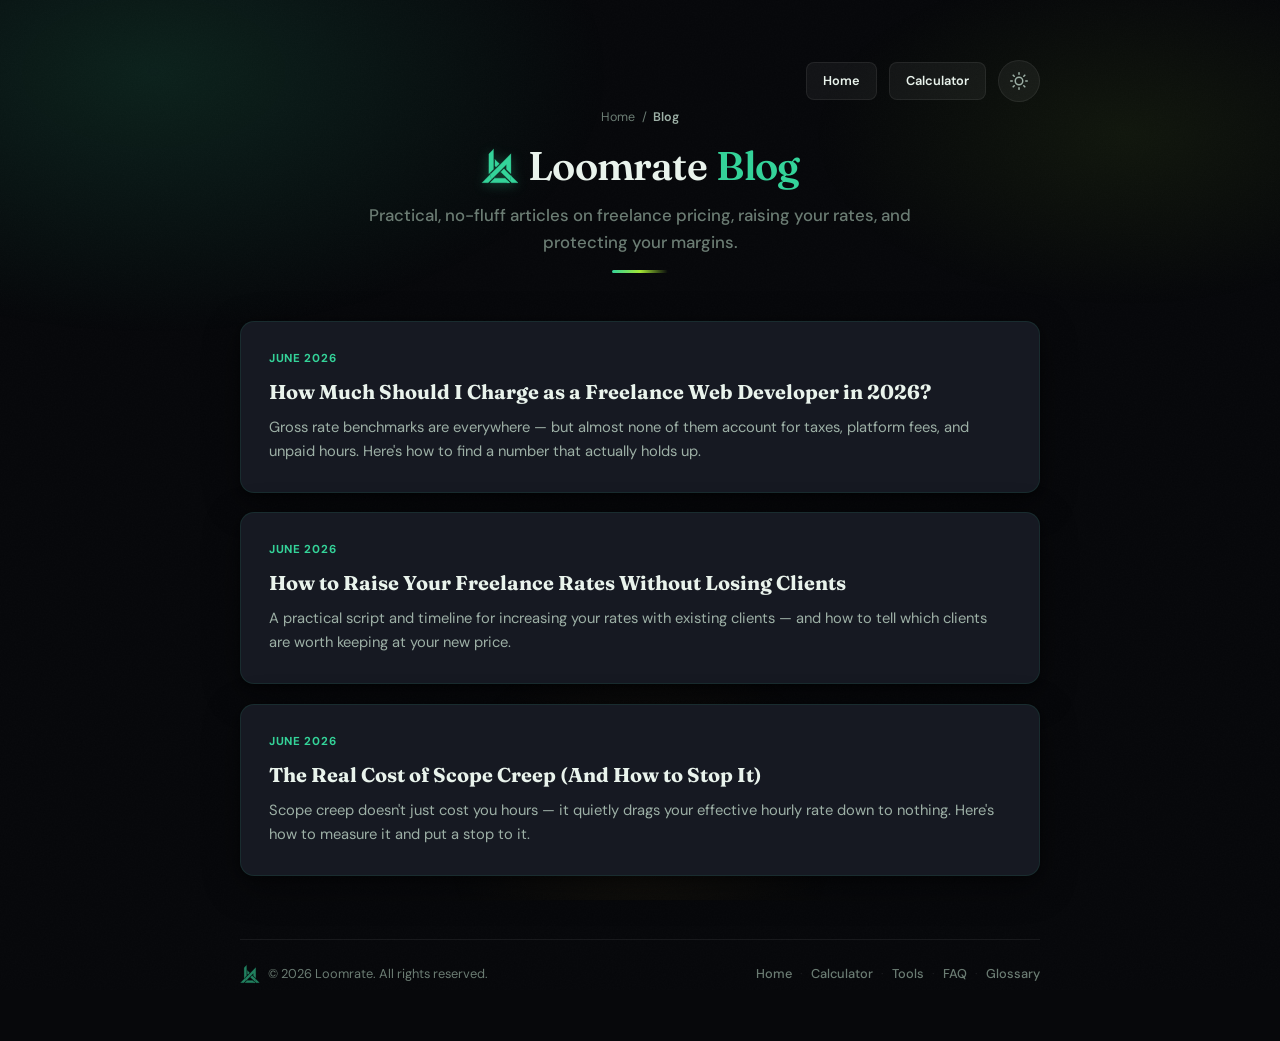
<file: blog/index.html>
<!DOCTYPE html>
<html lang="en">

<head>
    <meta charset="UTF-8">
    <meta name="viewport" content="width=device-width, initial-scale=1.0">
    <meta name="theme-color" content="#07080B">
    <title>Freelance Pricing Blog | Loomrate</title>
    <meta name="description"
        content="Practical articles on freelance pricing, raising your rates, scope creep, and profitability — from the team behind Loomrate.">
    <meta name="robots" content="index, follow">
    <link rel="canonical" href="https://www.loomrate.com/blog">

    <meta property="og:type" content="website">
    <meta property="og:url" content="https://www.loomrate.com/blog">
    <meta property="og:title" content="Freelance Pricing Blog | Loomrate">
    <meta property="og:description" content="Practical articles on freelance pricing, raising your rates, scope creep, and profitability.">
    <meta property="og:image" content="https://www.loomrate.com/og-image.png">
    <meta property="og:image:width" content="1200">
    <meta property="og:image:height" content="630">
    <meta property="og:image:type" content="image/png">

    <meta property="twitter:card" content="summary_large_image">
    <meta property="twitter:url" content="https://www.loomrate.com/blog">
    <meta property="twitter:title" content="Freelance Pricing Blog | Loomrate">
    <meta property="twitter:description" content="Practical articles on freelance pricing, raising your rates, scope creep, and profitability.">
    <meta property="twitter:image" content="https://www.loomrate.com/og-image.png">

    <link rel="preconnect" href="https://fonts.googleapis.com">
    <link rel="preconnect" href="https://fonts.gstatic.com" crossorigin>
    <link href="https://fonts.googleapis.com/css2?family=DM+Sans:ital,wght@0,400;0,500;0,600;0,700;1,400&family=Fraunces:opsz,wght@9..144,500;9..144,600;9..144,700&display=swap" rel="stylesheet">

    <link rel="shortcut icon" href="/favicon.ico?v=3" type="image/x-icon">
    <link rel="icon" href="/favicon.ico?v=3" type="image/x-icon" sizes="any">
    <link rel="icon" type="image/svg+xml" href="/favicons/favicon.svg?v=3">
    <link rel="icon" type="image/png" sizes="32x32" href="/favicons/favicon-32x32.png?v=3">
    <link rel="icon" type="image/png" sizes="16x16" href="/favicons/favicon-16x16.png?v=3">
    <link rel="icon" type="image/png" sizes="48x48" href="/favicons/favicon-48x48.png?v=3">
    <link rel="icon" type="image/png" sizes="96x96" href="/favicons/favicon-96x96.png?v=3">
    <link rel="apple-touch-icon" sizes="180x180" href="/favicons/apple-touch-icon.png?v=3">
    <link rel="manifest" href="/site.webmanifest">

    <script type="application/ld+json">
    {
      "@context": "https://schema.org",
      "@graph": [
        {
          "@type": "Blog",
          "@id": "https://www.loomrate.com/blog#blog",
          "name": "Loomrate Freelance Pricing Blog",
          "isPartOf": { "@id": "https://www.loomrate.com/#website" }
        },
        {
          "@type": "BreadcrumbList",
          "itemListElement": [
            { "@type": "ListItem", "position": 1, "name": "Home", "item": "https://www.loomrate.com/" },
            { "@type": "ListItem", "position": 2, "name": "Blog", "item": "https://www.loomrate.com/blog" }
          ]
        }
      ]
    }
    </script>

    <svg style="position:absolute;width:0;height:0" aria-hidden="true">
        <filter id="grain"><feTurbulence type="fractalNoise" baseFrequency="0.65" numOctaves="3" stitchTiles="stitch" /><feColorMatrix type="saturate" values="0" /></filter>
    </svg>

    <style>
        :root {
            --bg: #f3ede2; --card: #fefcf7; --card-raised: #ffffff; --card-border: rgba(146, 64, 14, 0.09);
            --card-border-hover: rgba(146, 64, 14, 0.22); --accent: #92400e; --accent-hover: #78350f;
            --accent-dim: rgba(146, 64, 14, 0.08); --accent-glow: rgba(146, 64, 14, 0.16); --gold: #ca8a04;
            --gold-dim: rgba(202, 138, 4, 0.08); --text: #451a03; --text-dim: #78350f; --text-muted: #836558;
            --border: rgba(120, 53, 15, 0.08); --shadow: 0 1px 3px rgba(69, 26, 3, 0.04), 0 4px 16px rgba(69, 26, 3, 0.05);
            --shadow-md: 0 4px 12px rgba(69, 26, 3, 0.06), 0 12px 40px rgba(69, 26, 3, 0.08);
            --gradient-line: linear-gradient(90deg, var(--accent), var(--gold), transparent);
            --bg-glow1: rgba(146, 64, 14, 0.04); --bg-glow2: rgba(202, 138, 4, 0.035); --bg-glow3: rgba(22, 101, 52, 0.015);
            --toggle-bg: rgba(120, 53, 15, 0.06); --toggle-hover: rgba(120, 53, 15, 0.12);
            --sun-display: none; --moon-display: inline; --grain-opacity: 0.03;
        }

        [data-theme="dark"] {
            --bg: #0a0d1a; --card: #12162a; --card-raised: #181d35; --card-border: rgba(249, 115, 22, 0.08);
            --card-border-hover: rgba(249, 115, 22, 0.20); --accent: #f97316; --accent-hover: #ea580c;
            --accent-dim: rgba(249, 115, 22, 0.12); --accent-glow: rgba(249, 115, 22, 0.22); --gold: #eab308;
            --gold-dim: rgba(234, 179, 8, 0.10); --text: #fef3c7; --text-dim: #a8a0b8; --text-muted: #7b7894;
            --border: rgba(255, 255, 255, 0.05); --shadow: 0 2px 8px rgba(0, 0, 0, 0.3), 0 8px 32px rgba(0, 0, 0, 0.4);
            --shadow-md: 0 4px 16px rgba(0, 0, 0, 0.4), 0 16px 48px rgba(0, 0, 0, 0.5);
            --gradient-line: linear-gradient(90deg, #f97316, #eab308, transparent);
            --bg-glow1: rgba(249, 115, 22, 0.05); --bg-glow2: rgba(234, 179, 8, 0.04); --bg-glow3: rgba(52, 211, 153, 0.02);
            --toggle-bg: rgba(255, 255, 255, 0.05); --toggle-hover: rgba(255, 255, 255, 0.10);
            --sun-display: inline; --moon-display: none; --grain-opacity: 0.015;
        }

        * { box-sizing: border-box; margin: 0; padding: 0; }

        body { font-family: 'DM Sans', system-ui, sans-serif; background: var(--bg); color: var(--text); line-height: 1.6; -webkit-font-smoothing: antialiased; padding: 3.5rem 1.5rem; min-height: 100vh; position: relative; transition: background-color 0.35s ease, color 0.35s ease; }
        body::before { content: ''; position: fixed; inset: 0; background: radial-gradient(ellipse 55% 45% at 12% 8%, var(--bg-glow1) 0%, transparent 65%), radial-gradient(ellipse 45% 35% at 88% 15%, var(--bg-glow2) 0%, transparent 55%), radial-gradient(ellipse 35% 50% at 50% 92%, var(--bg-glow3) 0%, transparent 45%); pointer-events: none; z-index: 0; transition: background 0.35s ease; }
        body::after { content: ''; position: fixed; inset: 0; filter: url(#grain); opacity: var(--grain-opacity); pointer-events: none; z-index: 0; }

        .container { max-width: 800px; margin: 0 auto; position: relative; z-index: 1; }

        .breadcrumb-nav { display: flex; align-items: center; justify-content: center; gap: 0.4rem; font-size: 0.78rem; color: var(--text-muted); margin-bottom: 1rem; }
        .breadcrumb-nav a { color: var(--text-muted); text-decoration: none; }
        .breadcrumb-nav a:hover { color: var(--accent); }
        .breadcrumb-nav [aria-current="page"] { color: var(--text-dim); font-weight: 600; }

        header { margin-bottom: 3rem; padding-top: 3.25rem; text-align: center; position: relative; animation: slideUp 0.8s cubic-bezier(0.16, 1, 0.3, 1) forwards; }
        header h1 { font-family: 'Fraunces', 'DM Sans', serif; font-weight: 600; font-size: 2.5rem; color: var(--text); letter-spacing: -0.02em; line-height: 1.12; margin-bottom: 0.5rem; }
        header h1 a { text-decoration: none; color: inherit; }
        header h1 span { background: linear-gradient(135deg, var(--accent), var(--gold)); -webkit-background-clip: text; -webkit-text-fill-color: transparent; }
        header p { font-size: 1.05rem; color: var(--text-muted); font-weight: 500; max-width: 600px; margin: 0 auto; }
        header::after { content: ''; display: block; width: 56px; height: 3px; margin: 0.85rem auto 0; background: var(--gradient-line); border-radius: 2px; opacity: 0; transform: scaleX(0); animation: growLine 0.6s cubic-bezier(0.16, 1, 0.3, 1) 0.25s forwards; }

        .header-actions { position: absolute; top: 0.25rem; right: 0; z-index: 1000; display: flex; align-items: center; gap: 0.75rem; }
        .theme-toggle { position: relative; width: 42px; height: 42px; border-radius: 50%; border: 1px solid var(--border); background: var(--toggle-bg); color: var(--text-dim); cursor: pointer; display: flex; align-items: center; justify-content: center; transition: background 0.2s ease, border-color 0.2s ease, color 0.2s ease; }
        .theme-toggle:hover { background: var(--toggle-hover); color: var(--text); border-color: var(--card-border-hover); }
        .theme-toggle:active { transform: scale(0.93); }
        .theme-toggle .icon-sun { display: var(--sun-display); }
        .theme-toggle .icon-moon { display: var(--moon-display); }

        .btn { display: inline-flex; align-items: center; justify-content: center; gap: 0.45rem; font-family: inherit; font-size: 0.85rem; font-weight: 600; padding: 0.8rem 1.3rem; border-radius: 8px; cursor: pointer; border: 1px solid transparent; transition: all 0.15s ease; white-space: nowrap; text-decoration: none; }
        .btn:active { transform: scale(0.97); }
        .btn-primary { background: linear-gradient(135deg, var(--accent), var(--accent-hover)); color: #fff; box-shadow: 0 4px 18px var(--accent-dim); }
        .btn-primary:hover { box-shadow: 0 6px 24px var(--accent-glow); filter: brightness(1.08); }
        .btn-secondary { background: var(--toggle-bg); border-color: var(--border); color: var(--text); }
        .btn-secondary:hover { background: var(--toggle-hover); border-color: var(--card-border-hover); }
        .btn-sm { padding: 0.5rem 1rem; font-size: 0.8rem; }

        .post-list { display: flex; flex-direction: column; gap: 1.25rem; margin-bottom: 4rem; }
        .post-card { background: var(--card-raised); border: 1px solid var(--card-border); border-radius: 14px; padding: 1.75rem; box-shadow: var(--shadow); text-decoration: none; color: inherit; display: block; transition: all 0.25s cubic-bezier(0.16, 1, 0.3, 1); }
        .post-card:hover { border-color: var(--card-border-hover); box-shadow: var(--shadow-md); transform: translateY(-2px); }
        .post-date { font-size: 0.72rem; font-weight: 700; text-transform: uppercase; letter-spacing: 0.06em; color: var(--accent); margin-bottom: 0.5rem; }
        .post-card h2 { font-size: 1.25rem; font-weight: 700; color: var(--text); margin-bottom: 0.5rem; font-family: 'Fraunces', serif; }
        .post-card p { font-size: 0.92rem; color: var(--text-dim); line-height: 1.6; }

        .app-footer { margin-top: 4rem; padding-top: 1.5rem; border-top: 1px solid var(--border); text-align: center; font-size: 0.8rem; color: var(--text-muted); }
        .footer-content { display: flex; flex-direction: column; align-items: center; gap: 0.5rem; }
        @media (min-width: 600px) { .footer-content { flex-direction: row; justify-content: space-between; } }
        .footer-links { display: flex; align-items: center; gap: 0.5rem; flex-wrap: wrap; justify-content: center; }
        .footer-links a { color: var(--text-muted); text-decoration: none; font-weight: 500; }
        .footer-links a:hover { color: var(--accent); }
        .footer-links .separator { color: var(--border); user-select: none; }

        @keyframes slideUp { from { opacity: 0; transform: translateY(20px); } to { opacity: 1; transform: translateY(0); } }
        @keyframes growLine { to { opacity: 1; transform: scaleX(1); } }

        @media (max-width: 640px) {
            .header-actions { position: static; justify-content: flex-end; flex-wrap: wrap; margin-bottom: 1.5rem; }
            header { padding-top: 0; }
            header h1 { font-size: 1.85rem; }
        }
        @media (prefers-reduced-motion: reduce) { *, *::before, *::after { animation-duration: 0.01ms !important; animation-iteration-count: 1 !important; transition-duration: 0.01ms !important; scroll-behavior: auto !important; } }
    </style>
    <!-- Loomrate shared enhancement layer -->
    <script>
        /* Apply the saved theme to <html> before first paint to prevent a
           flash of the wrong theme on load. Site default is dark. */
        (function () {
            try {
                document.documentElement.setAttribute('data-theme',
                    localStorage.getItem('fpa_theme') === 'light' ? 'light' : 'dark');
            } catch (e) {
                document.documentElement.setAttribute('data-theme', 'dark');
            }
        })();
    </script>
    <link rel="stylesheet" href="/assets/loomrate-enhance.css">
    <script src="/assets/loomrate-enhance.js" defer></script>
</head>

<body>

    <main class="container">

        <div class="header-actions">
            <a href="/" class="btn btn-secondary btn-sm">Home</a>
            <a href="/calculator" class="btn btn-secondary btn-sm">Calculator</a>
            <button class="theme-toggle" onclick="toggleTheme()" aria-label="Toggle dark mode" title="Toggle dark mode">
                <svg class="icon-moon" xmlns="http://www.w3.org/2000/svg" width="18" height="18" viewBox="0 0 24 24" fill="none" stroke="currentColor" stroke-width="2" stroke-linecap="round" stroke-linejoin="round"><path d="M21 12.79A9 9 0 1 1 11.21 3 7 7 0 0 0 21 12.79z" /></svg>
                <svg class="icon-sun" xmlns="http://www.w3.org/2000/svg" width="18" height="18" viewBox="0 0 24 24" fill="none" stroke="currentColor" stroke-width="2" stroke-linecap="round" stroke-linejoin="round"><circle cx="12" cy="12" r="5" /><line x1="12" y1="1" x2="12" y2="3" /><line x1="12" y1="21" x2="12" y2="23" /><line x1="4.22" y1="4.22" x2="5.64" y2="5.64" /><line x1="18.36" y1="18.36" x2="19.78" y2="19.78" /><line x1="1" y1="12" x2="3" y2="12" /><line x1="21" y1="12" x2="23" y2="12" /><line x1="4.22" y1="19.78" x2="5.64" y2="18.36" /><line x1="18.36" y1="5.64" x2="19.78" y2="4.22" /></svg>
            </button>
        </div>

        <header>
            <nav class="breadcrumb-nav" aria-label="Breadcrumb">
                <a href="/">Home</a>
                <span aria-hidden="true">/</span>
                <span aria-current="page">Blog</span>
            </nav>
            <h1>
                <a href="/" style="text-decoration: none; color: inherit; display: inline-flex; align-items: center; gap: 0.6rem;">
                    <img src="/favicons/logo.svg" alt="Loomrate Logo" style="width: 38px; height: 38px; filter: drop-shadow(0 2px 6px var(--accent-glow));">
                    Loomrate <span>Blog</span>
                </a>
            </h1>
            <p>Practical, no-fluff articles on freelance pricing, raising your rates, and protecting your margins.</p>
        </header>

        <div class="post-list">

            <a href="/blog/how-much-to-charge-freelance-web-developer" class="post-card">
                <div class="post-date">June 2026</div>
                <h2>How Much Should I Charge as a Freelance Web Developer in 2026?</h2>
                <p>Gross rate benchmarks are everywhere — but almost none of them account for taxes, platform fees, and unpaid hours. Here's how to find a number that actually holds up.</p>
            </a>

            <a href="/blog/how-to-raise-freelance-rates-without-losing-clients" class="post-card">
                <div class="post-date">June 2026</div>
                <h2>How to Raise Your Freelance Rates Without Losing Clients</h2>
                <p>A practical script and timeline for increasing your rates with existing clients — and how to tell which clients are worth keeping at your new price.</p>
            </a>

            <a href="/blog/real-cost-of-scope-creep" class="post-card">
                <div class="post-date">June 2026</div>
                <h2>The Real Cost of Scope Creep (And How to Stop It)</h2>
                <p>Scope creep doesn't just cost you hours — it quietly drags your effective hourly rate down to nothing. Here's how to measure it and put a stop to it.</p>
            </a>

        </div>

        <footer class="app-footer">
            <div class="footer-content">
                <div style="display: flex; align-items: center; gap: 0.5rem;">
                    <img src="/favicons/logo.svg" alt="Loomrate Logo" style="width: 20px; height: 20px; opacity: 0.6;">
                    <p style="margin: 0;">&copy; 2026 Loomrate. All rights reserved.</p>
                </div>
                <div class="footer-links">
                    <a href="/">Home</a><span class="separator">&middot;</span>
                    <a href="/calculator">Calculator</a><span class="separator">&middot;</span>
                    <a href="/tools">Tools</a><span class="separator">&middot;</span>
                    <a href="/faq">FAQ</a><span class="separator">&middot;</span>
                    <a href="/glossary">Glossary</a>
                </div>
            </div>
        </footer>
    </main>

    <script>
        function toggleTheme() {
            const isDark = document.documentElement.getAttribute('data-theme') === 'dark';
            document.documentElement.setAttribute('data-theme', isDark ? 'light' : 'dark');
            localStorage.setItem('fpa_theme', isDark ? 'light' : 'dark');
        }
        function loadTheme() {
            const saved = localStorage.getItem('fpa_theme');
            if (saved === 'light') document.documentElement.setAttribute('data-theme', 'light');
        }
        window.addEventListener('DOMContentLoaded', () => { loadTheme(); });
    </script>
</body>

</html>
</file>
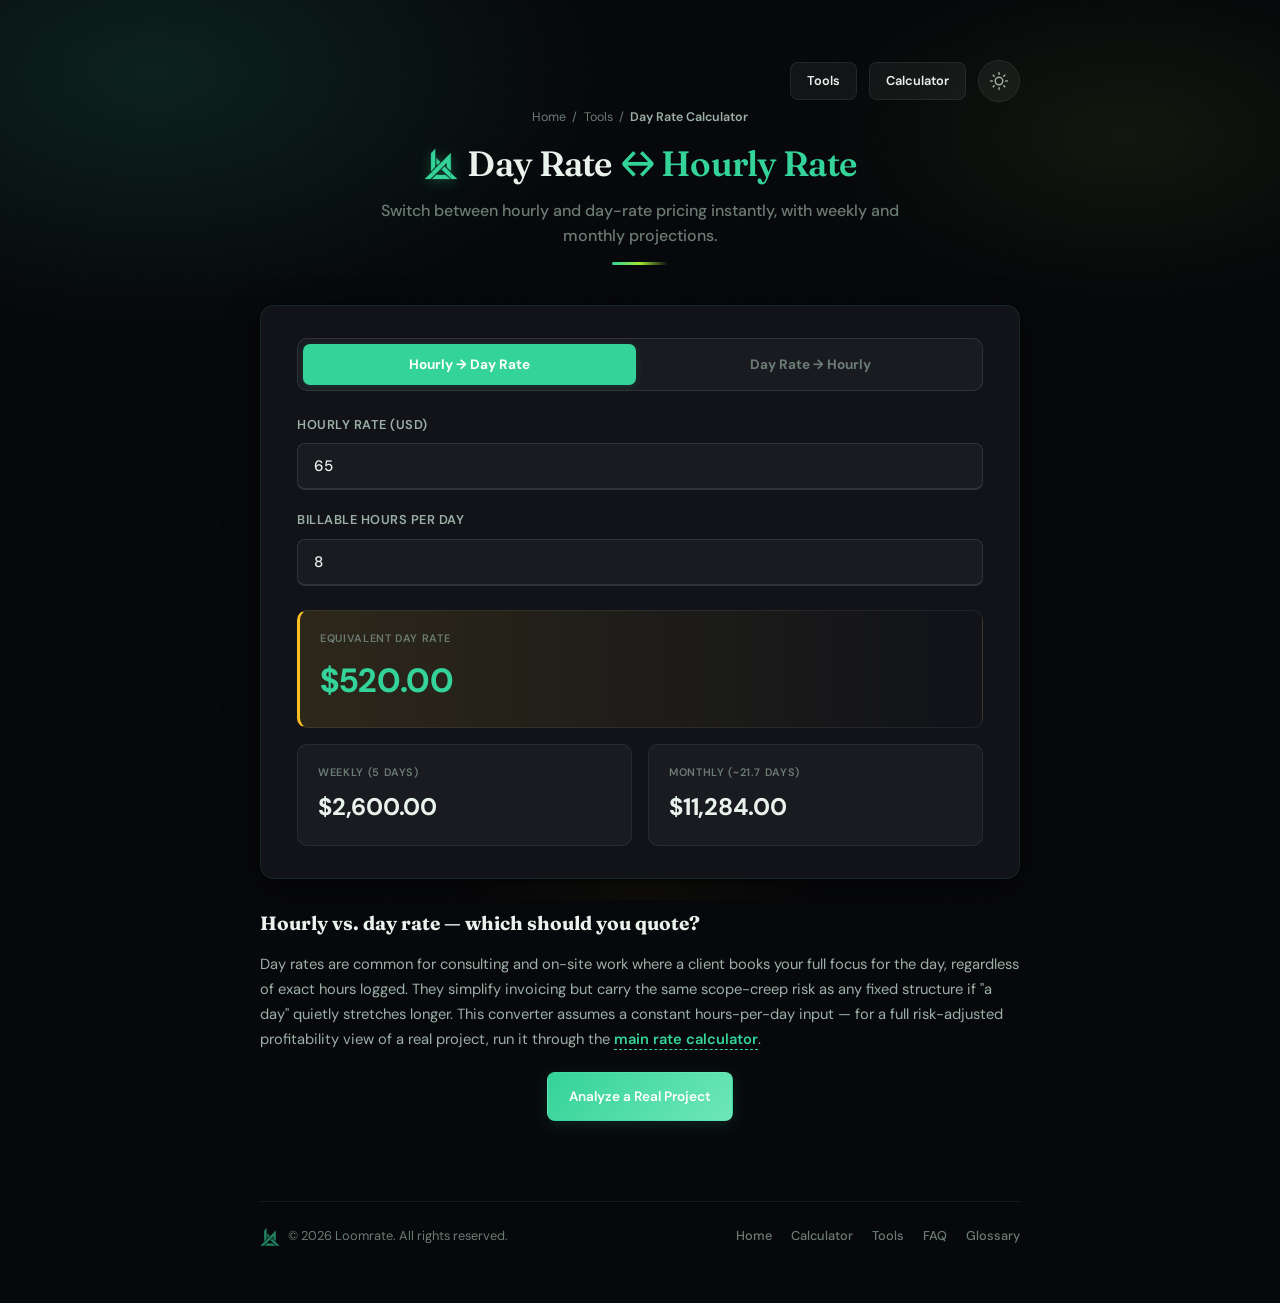
<file: day-rate-calculator.html>
<!DOCTYPE html>
<html lang="en">

<head>
    <meta charset="UTF-8">
    <meta name="viewport" content="width=device-width, initial-scale=1.0">
    <meta name="theme-color" content="#07080B">
    <title>Day Rate to Hourly Rate Calculator (Free) | Loomrate</title>
    <meta name="description"
        content="Convert an hourly rate to a day rate, or a day rate to an hourly rate, with weekly and monthly projections. Free, no signup — built for consultants.">
    <meta name="robots" content="index, follow">
    <link rel="canonical" href="https://www.loomrate.com/day-rate-calculator">

    <meta property="og:type" content="website">
    <meta property="og:url" content="https://www.loomrate.com/day-rate-calculator">
    <meta property="og:title" content="Day Rate to Hourly Rate Calculator (Free) | Loomrate">
    <meta property="og:description" content="Convert an hourly rate to a day rate, or a day rate to an hourly rate, with weekly and monthly projections.">
    <meta property="og:image" content="https://www.loomrate.com/og-image.png">
    <meta property="og:image:width" content="1200">
    <meta property="og:image:height" content="630">
    <meta property="og:image:type" content="image/png">

    <meta property="twitter:card" content="summary_large_image">
    <meta property="twitter:url" content="https://www.loomrate.com/day-rate-calculator">
    <meta property="twitter:title" content="Day Rate to Hourly Rate Calculator (Free) | Loomrate">
    <meta property="twitter:description" content="Convert an hourly rate to a day rate, or a day rate to an hourly rate, with weekly and monthly projections.">
    <meta property="twitter:image" content="https://www.loomrate.com/og-image.png">

    <link rel="preconnect" href="https://fonts.googleapis.com">
    <link rel="preconnect" href="https://fonts.gstatic.com" crossorigin>
    <link href="https://fonts.googleapis.com/css2?family=DM+Sans:ital,wght@0,400;0,500;0,600;0,700;1,400&family=Fraunces:opsz,wght@9..144,500;9..144,600;9..144,700&display=swap" rel="stylesheet">

    <link rel="shortcut icon" href="/favicon.ico?v=3" type="image/x-icon">
    <link rel="icon" href="/favicon.ico?v=3" type="image/x-icon" sizes="any">
    <link rel="icon" type="image/svg+xml" href="/favicons/favicon.svg?v=3">
    <link rel="icon" type="image/png" sizes="32x32" href="/favicons/favicon-32x32.png?v=3">
    <link rel="icon" type="image/png" sizes="16x16" href="/favicons/favicon-16x16.png?v=3">
    <link rel="icon" type="image/png" sizes="48x48" href="/favicons/favicon-48x48.png?v=3">
    <link rel="icon" type="image/png" sizes="96x96" href="/favicons/favicon-96x96.png?v=3">
    <link rel="apple-touch-icon" sizes="180x180" href="/favicons/apple-touch-icon.png?v=3">
    <link rel="manifest" href="/site.webmanifest">

    <script type="application/ld+json">
    {
      "@context": "https://schema.org",
      "@graph": [
        {
          "@type": "WebApplication",
          "@id": "https://www.loomrate.com/day-rate-calculator#app",
          "name": "Day Rate to Hourly Rate Calculator",
          "url": "https://www.loomrate.com/day-rate-calculator",
          "applicationCategory": "BusinessApplication",
          "operatingSystem": "Any (Web Browser)",
          "isPartOf": { "@id": "https://www.loomrate.com/#website" },
          "offers": { "@type": "Offer", "price": "0", "priceCurrency": "USD" }
        },
        {
          "@type": "BreadcrumbList",
          "itemListElement": [
            { "@type": "ListItem", "position": 1, "name": "Home", "item": "https://www.loomrate.com/" },
            { "@type": "ListItem", "position": 2, "name": "Tools", "item": "https://www.loomrate.com/tools" },
            { "@type": "ListItem", "position": 3, "name": "Day Rate Calculator", "item": "https://www.loomrate.com/day-rate-calculator" }
          ]
        }
      ]
    }
    </script>

    <svg style="position:absolute;width:0;height:0" aria-hidden="true">
        <filter id="grain"><feTurbulence type="fractalNoise" baseFrequency="0.65" numOctaves="3" stitchTiles="stitch" /><feColorMatrix type="saturate" values="0" /></filter>
    </svg>

    <style>
        :root {
            --bg: #f3ede2; --card: #fefcf7; --card-raised: #ffffff; --card-border: rgba(146, 64, 14, 0.09);
            --card-border-hover: rgba(146, 64, 14, 0.22); --accent: #92400e; --accent-hover: #78350f;
            --accent-dim: rgba(146, 64, 14, 0.08); --accent-glow: rgba(146, 64, 14, 0.16); --gold: #ca8a04;
            --gold-dim: rgba(202, 138, 4, 0.08); --text: #451a03; --text-dim: #78350f; --text-muted: #836558;
            --border: rgba(120, 53, 15, 0.08); --shadow: 0 1px 3px rgba(69, 26, 3, 0.04), 0 4px 16px rgba(69, 26, 3, 0.05);
            --shadow-md: 0 4px 12px rgba(69, 26, 3, 0.06), 0 12px 40px rgba(69, 26, 3, 0.08);
            --gradient-line: linear-gradient(90deg, var(--accent), var(--gold), transparent);
            --bg-glow1: rgba(146, 64, 14, 0.04); --bg-glow2: rgba(202, 138, 4, 0.035); --bg-glow3: rgba(22, 101, 52, 0.015);
            --toggle-bg: rgba(120, 53, 15, 0.06); --toggle-hover: rgba(120, 53, 15, 0.12);
            --sun-display: none; --moon-display: inline; --grain-opacity: 0.03;
            --input-bg: #faf5eb; --input-border: rgba(120, 53, 15, 0.12);
        }

        [data-theme="dark"] {
            --bg: #0a0d1a; --card: #12162a; --card-raised: #181d35; --card-border: rgba(249, 115, 22, 0.08);
            --card-border-hover: rgba(249, 115, 22, 0.20); --accent: #f97316; --accent-hover: #ea580c;
            --accent-dim: rgba(249, 115, 22, 0.12); --accent-glow: rgba(249, 115, 22, 0.22); --gold: #eab308;
            --gold-dim: rgba(234, 179, 8, 0.10); --text: #fef3c7; --text-dim: #a8a0b8; --text-muted: #7b7894;
            --border: rgba(255, 255, 255, 0.05); --shadow: 0 2px 8px rgba(0, 0, 0, 0.3), 0 8px 32px rgba(0, 0, 0, 0.4);
            --shadow-md: 0 4px 16px rgba(0, 0, 0, 0.4), 0 16px 48px rgba(0, 0, 0, 0.5);
            --gradient-line: linear-gradient(90deg, #f97316, #eab308, transparent);
            --bg-glow1: rgba(249, 115, 22, 0.05); --bg-glow2: rgba(234, 179, 8, 0.04); --bg-glow3: rgba(52, 211, 153, 0.02);
            --toggle-bg: rgba(255, 255, 255, 0.05); --toggle-hover: rgba(255, 255, 255, 0.10);
            --sun-display: inline; --moon-display: none; --grain-opacity: 0.015;
            --input-bg: rgba(8, 10, 22, 0.65); --input-border: rgba(255, 255, 255, 0.07);
        }

        * { box-sizing: border-box; margin: 0; padding: 0; }

        body { font-family: 'DM Sans', system-ui, sans-serif; background: var(--bg); color: var(--text); line-height: 1.6; -webkit-font-smoothing: antialiased; padding: 3.5rem 1.5rem; min-height: 100vh; position: relative; transition: background-color 0.35s ease, color 0.35s ease; }
        body::before { content: ''; position: fixed; inset: 0; background: radial-gradient(ellipse 55% 45% at 12% 8%, var(--bg-glow1) 0%, transparent 65%), radial-gradient(ellipse 45% 35% at 88% 15%, var(--bg-glow2) 0%, transparent 55%), radial-gradient(ellipse 35% 50% at 50% 92%, var(--bg-glow3) 0%, transparent 45%); pointer-events: none; z-index: 0; transition: background 0.35s ease; }
        body::after { content: ''; position: fixed; inset: 0; filter: url(#grain); opacity: var(--grain-opacity); pointer-events: none; z-index: 0; }

        .container { max-width: 760px; margin: 0 auto; position: relative; z-index: 1; }

        .breadcrumb-nav { display: flex; align-items: center; justify-content: center; gap: 0.4rem; font-size: 0.78rem; color: var(--text-muted); margin-bottom: 1rem; flex-wrap: wrap; }
        .breadcrumb-nav a { color: var(--text-muted); text-decoration: none; }
        .breadcrumb-nav a:hover { color: var(--accent); }
        .breadcrumb-nav [aria-current="page"] { color: var(--text-dim); font-weight: 600; }

        header { margin-bottom: 2.5rem; padding-top: 3.25rem; text-align: center; position: relative; animation: slideUp 0.8s cubic-bezier(0.16, 1, 0.3, 1) forwards; }
        header h1 { font-family: 'Fraunces', 'DM Sans', serif; font-weight: 600; font-size: 2.2rem; color: var(--text); letter-spacing: -0.02em; line-height: 1.15; margin-bottom: 0.5rem; }
        header h1 a { text-decoration: none; color: inherit; }
        header h1 span { background: linear-gradient(135deg, var(--accent), var(--gold)); -webkit-background-clip: text; -webkit-text-fill-color: transparent; }
        header p { font-size: 1rem; color: var(--text-muted); font-weight: 500; max-width: 560px; margin: 0 auto; }
        header::after { content: ''; display: block; width: 56px; height: 3px; margin: 0.85rem auto 0; background: var(--gradient-line); border-radius: 2px; opacity: 0; transform: scaleX(0); animation: growLine 0.6s cubic-bezier(0.16, 1, 0.3, 1) 0.25s forwards; }

        .header-actions { position: absolute; top: 0.25rem; right: 0; z-index: 1000; display: flex; align-items: center; gap: 0.75rem; }
        .theme-toggle { position: relative; width: 42px; height: 42px; border-radius: 50%; border: 1px solid var(--border); background: var(--toggle-bg); color: var(--text-dim); cursor: pointer; display: flex; align-items: center; justify-content: center; transition: background 0.2s ease, border-color 0.2s ease, color 0.2s ease; }
        .theme-toggle:hover { background: var(--toggle-hover); color: var(--text); border-color: var(--card-border-hover); }
        .theme-toggle:active { transform: scale(0.93); }
        .theme-toggle .icon-sun { display: var(--sun-display); }
        .theme-toggle .icon-moon { display: var(--moon-display); }

        .btn { display: inline-flex; align-items: center; justify-content: center; gap: 0.45rem; font-family: inherit; font-size: 0.85rem; font-weight: 600; padding: 0.8rem 1.3rem; border-radius: 8px; cursor: pointer; border: 1px solid transparent; transition: all 0.15s ease; white-space: nowrap; text-decoration: none; }
        .btn:active { transform: scale(0.97); }
        .btn-primary { background: linear-gradient(135deg, var(--accent), var(--accent-hover)); color: #fff; box-shadow: 0 4px 18px var(--accent-dim); }
        .btn-primary:hover { box-shadow: 0 6px 24px var(--accent-glow); filter: brightness(1.08); }
        .btn-secondary { background: var(--toggle-bg); border-color: var(--border); color: var(--text); }
        .btn-secondary:hover { background: var(--toggle-hover); border-color: var(--card-border-hover); }
        .btn-sm { padding: 0.5rem 1rem; font-size: 0.8rem; }

        .card { background: var(--card); border-radius: 14px; border: 1px solid var(--card-border); padding: 2rem 2.25rem; box-shadow: var(--shadow); margin-bottom: 1.5rem; }

        .calc-tabs { display: flex; gap: 0.5rem; margin-bottom: 1.5rem; background: var(--input-bg); border: 1px solid var(--input-border); border-radius: 10px; padding: 0.3rem; }
        .calc-tab { flex: 1; text-align: center; padding: 0.6rem; border-radius: 7px; font-size: 0.85rem; font-weight: 700; cursor: pointer; color: var(--text-muted); transition: all 0.2s ease; }
        .calc-tab.active { background: var(--accent); color: #fff; box-shadow: 0 2px 10px var(--accent-dim); }

        .input-group { margin-bottom: 1.25rem; }
        .input-group label { display: flex; align-items: center; gap: 0.45rem; font-size: 0.8rem; font-weight: 600; color: var(--text-dim); margin-bottom: 0.5rem; text-transform: uppercase; letter-spacing: 0.04em; }
        .input-control { width: 100%; padding: 0.75rem 1rem; font-size: 0.95rem; font-family: inherit; font-weight: 500; color: var(--text); background: var(--input-bg); border: 1px solid var(--input-border); border-bottom: 2px solid var(--input-border); border-radius: 8px; transition: border-color 0.2s ease; }
        .input-control:focus { outline: none; border-color: var(--accent); }

        .outputs-subgrid { display: grid; grid-template-columns: 1fr; gap: 1rem; margin-top: 1.5rem; }
        @media (min-width: 560px) { .outputs-subgrid { grid-template-columns: 1fr 1fr; } }
        .output-card { border: 1px solid var(--border); border-radius: 10px; padding: 1.2rem 1.25rem; background: var(--input-bg); }
        .output-card.featured { grid-column: 1 / -1; border-left: 3px solid var(--gold); background: linear-gradient(to right, var(--gold-dim), transparent); }
        .output-card-label { font-size: 0.68rem; font-weight: 600; text-transform: uppercase; letter-spacing: 0.06em; color: var(--text-muted); margin-bottom: 0.4rem; }
        .output-card-value { font-size: 1.5rem; font-weight: 700; color: var(--text); letter-spacing: -0.01em; }
        .output-card.featured .output-card-value { font-size: 2.1rem; color: var(--accent); }
        .output-card-sublabel { font-size: 0.72rem; color: var(--text-muted); margin-top: 0.3rem; font-weight: 500; }

        .explainer { font-size: 0.92rem; color: var(--text-dim); line-height: 1.7; margin-bottom: 1.25rem; }
        .explainer a { color: var(--accent); text-decoration: none; font-weight: 600; border-bottom: 1px dashed var(--accent); }
        .explainer h2 { font-size: 1.2rem; color: var(--text); margin: 1.75rem 0 0.75rem; font-family: 'Fraunces', serif; }

        .app-footer { margin-top: 4rem; padding-top: 1.5rem; border-top: 1px solid var(--border); text-align: center; font-size: 0.8rem; color: var(--text-muted); }
        .footer-content { display: flex; flex-direction: column; align-items: center; gap: 0.5rem; }
        @media (min-width: 600px) { .footer-content { flex-direction: row; justify-content: space-between; } }
        .footer-links { display: flex; align-items: center; gap: 0.5rem; flex-wrap: wrap; justify-content: center; }
        .footer-links a { color: var(--text-muted); text-decoration: none; font-weight: 500; }
        .footer-links a:hover { color: var(--accent); }
        .footer-links .separator { color: var(--border); user-select: none; }

        @keyframes slideUp { from { opacity: 0; transform: translateY(20px); } to { opacity: 1; transform: translateY(0); } }
        @keyframes growLine { to { opacity: 1; transform: scaleX(1); } }

        @media (max-width: 640px) {
            .header-actions { position: static; justify-content: flex-end; flex-wrap: wrap; margin-bottom: 1.5rem; }
            header { padding-top: 0; }
            header h1 { font-size: 1.7rem; }
        }
        @media (prefers-reduced-motion: reduce) { *, *::before, *::after { animation-duration: 0.01ms !important; animation-iteration-count: 1 !important; transition-duration: 0.01ms !important; scroll-behavior: auto !important; } }
    </style>
    <!-- Loomrate shared enhancement layer -->
    <script>
        /* Apply the saved theme to <html> before first paint to prevent a
           flash of the wrong theme on load. Site default is dark. */
        (function () {
            try {
                document.documentElement.setAttribute('data-theme',
                    localStorage.getItem('fpa_theme') === 'light' ? 'light' : 'dark');
            } catch (e) {
                document.documentElement.setAttribute('data-theme', 'dark');
            }
        })();
    </script>
    <link rel="stylesheet" href="/assets/loomrate-enhance.css">
    <script src="/assets/loomrate-enhance.js" defer></script>
</head>

<body>

    <main class="container">

        <div class="header-actions">
            <a href="/tools" class="btn btn-secondary btn-sm">Tools</a>
            <a href="/calculator" class="btn btn-secondary btn-sm">Calculator</a>
            <button class="theme-toggle" onclick="toggleTheme()" aria-label="Toggle dark mode" title="Toggle dark mode">
                <svg class="icon-moon" xmlns="http://www.w3.org/2000/svg" width="18" height="18" viewBox="0 0 24 24" fill="none" stroke="currentColor" stroke-width="2" stroke-linecap="round" stroke-linejoin="round"><path d="M21 12.79A9 9 0 1 1 11.21 3 7 7 0 0 0 21 12.79z" /></svg>
                <svg class="icon-sun" xmlns="http://www.w3.org/2000/svg" width="18" height="18" viewBox="0 0 24 24" fill="none" stroke="currentColor" stroke-width="2" stroke-linecap="round" stroke-linejoin="round"><circle cx="12" cy="12" r="5" /><line x1="12" y1="1" x2="12" y2="3" /><line x1="12" y1="21" x2="12" y2="23" /><line x1="4.22" y1="4.22" x2="5.64" y2="5.64" /><line x1="18.36" y1="18.36" x2="19.78" y2="19.78" /><line x1="1" y1="12" x2="3" y2="12" /><line x1="21" y1="12" x2="23" y2="12" /><line x1="4.22" y1="19.78" x2="5.64" y2="18.36" /><line x1="18.36" y1="5.64" x2="19.78" y2="4.22" /></svg>
            </button>
        </div>

        <header>
            <nav class="breadcrumb-nav" aria-label="Breadcrumb">
                <a href="/">Home</a><span aria-hidden="true">/</span>
                <a href="/tools">Tools</a><span aria-hidden="true">/</span>
                <span aria-current="page">Day Rate Calculator</span>
            </nav>
            <h1>
                <a href="/" style="text-decoration: none; color: inherit; display: inline-flex; align-items: center; gap: 0.6rem;">
                    <img src="/favicons/logo.svg" alt="Loomrate Logo" style="width: 34px; height: 34px; filter: drop-shadow(0 2px 6px var(--accent-glow));">
                    Day Rate <span>↔ Hourly Rate</span>
                </a>
            </h1>
            <p>Switch between hourly and day-rate pricing instantly, with weekly and monthly projections.</p>
        </header>

        <div class="card">
            <div class="calc-tabs">
                <div class="calc-tab active" id="tab_h2d" onclick="setMode('h2d')">Hourly → Day Rate</div>
                <div class="calc-tab" id="tab_d2h" onclick="setMode('d2h')">Day Rate → Hourly</div>
            </div>

            <div id="panel_h2d">
                <div class="input-group">
                    <label for="hourly_rate">Hourly Rate (USD)</label>
                    <input type="number" id="hourly_rate" class="input-control" value="65" min="0" step="any" oninput="render()">
                </div>
                <div class="input-group">
                    <label for="hours_day_h">Billable Hours per Day</label>
                    <input type="number" id="hours_day_h" class="input-control" value="8" min="1" max="24" step="any" oninput="render()">
                </div>
            </div>

            <div id="panel_d2h" style="display:none;">
                <div class="input-group">
                    <label for="day_rate">Day Rate (USD)</label>
                    <input type="number" id="day_rate" class="input-control" value="500" min="0" step="any" oninput="render()">
                </div>
                <div class="input-group">
                    <label for="hours_day_d">Billable Hours per Day</label>
                    <input type="number" id="hours_day_d" class="input-control" value="8" min="1" max="24" step="any" oninput="render()">
                </div>
            </div>

            <div class="outputs-subgrid">
                <div class="output-card featured" id="result_card">
                    <div class="output-card-label" id="result_label">Equivalent Day Rate</div>
                    <div class="output-card-value" id="result_value">$520</div>
                </div>
                <div class="output-card">
                    <div class="output-card-label">Weekly (5 days)</div>
                    <div class="output-card-value" id="out_weekly">$2,600</div>
                </div>
                <div class="output-card">
                    <div class="output-card-label">Monthly (~21.7 days)</div>
                    <div class="output-card-value" id="out_monthly">$11,267</div>
                </div>
            </div>
        </div>

        <div class="explainer">
            <h2>Hourly vs. day rate — which should you quote?</h2>
            <p>Day rates are common for consulting and on-site work where a client books your full focus for the day, regardless of exact hours logged. They simplify invoicing but carry the same scope-creep risk as any fixed structure if "a day" quietly stretches longer. This converter assumes a constant hours-per-day input — for a full risk-adjusted profitability view of a real project, run it through the <a href="/calculator">main rate calculator</a>.</p>
        </div>

        <div style="text-align: center; margin-bottom: 5rem;">
            <a href="/calculator" class="btn btn-primary">Analyze a Real Project</a>
        </div>

        <footer class="app-footer">
            <div class="footer-content">
                <div style="display: flex; align-items: center; gap: 0.5rem;">
                    <img src="/favicons/logo.svg" alt="Loomrate Logo" style="width: 20px; height: 20px; opacity: 0.6;">
                    <p style="margin: 0;">&copy; 2026 Loomrate. All rights reserved.</p>
                </div>
                <div class="footer-links">
                    <a href="/">Home</a><span class="separator">&middot;</span>
                    <a href="/calculator">Calculator</a><span class="separator">&middot;</span>
                    <a href="/tools">Tools</a><span class="separator">&middot;</span>
                    <a href="/faq">FAQ</a><span class="separator">&middot;</span>
                    <a href="/glossary">Glossary</a>
                </div>
            </div>
        </footer>
    </main>

    <script>
        let mode = 'h2d';
        function setMode(m) {
            mode = m;
            document.getElementById('tab_h2d').classList.toggle('active', m === 'h2d');
            document.getElementById('tab_d2h').classList.toggle('active', m === 'd2h');
            document.getElementById('panel_h2d').style.display = m === 'h2d' ? 'block' : 'none';
            document.getElementById('panel_d2h').style.display = m === 'd2h' ? 'block' : 'none';
            render();
        }

        function render() {
            const fmt = n => new Intl.NumberFormat('en-US', { style: 'currency', currency: 'USD', maximumFractionDigits: 2 }).format(n || 0);
            let dayRate, hourlyRate;

            if (mode === 'h2d') {
                hourlyRate = parseFloat(document.getElementById('hourly_rate').value) || 0;
                const hoursDay = parseFloat(document.getElementById('hours_day_h').value) || 0;
                dayRate = hourlyRate * hoursDay;
                document.getElementById('result_label').innerText = 'Equivalent Day Rate';
                document.getElementById('result_value').innerText = fmt(dayRate);
            } else {
                dayRate = parseFloat(document.getElementById('day_rate').value) || 0;
                const hoursDay = parseFloat(document.getElementById('hours_day_d').value) || 1;
                hourlyRate = dayRate / hoursDay;
                document.getElementById('result_label').innerText = 'Equivalent Hourly Rate';
                document.getElementById('result_value').innerText = fmt(hourlyRate) + '/hr';
            }

            document.getElementById('out_weekly').innerText = fmt(dayRate * 5);
            document.getElementById('out_monthly').innerText = fmt(dayRate * 21.7);
        }

        function toggleTheme() {
            const isDark = document.documentElement.getAttribute('data-theme') === 'dark';
            document.documentElement.setAttribute('data-theme', isDark ? 'light' : 'dark');
            localStorage.setItem('fpa_theme', isDark ? 'light' : 'dark');
        }
        function loadTheme() {
            const saved = localStorage.getItem('fpa_theme');
            if (saved === 'light') document.documentElement.setAttribute('data-theme', 'light');
        }

        window.addEventListener('DOMContentLoaded', () => { loadTheme(); render(); });
    </script>
</body>

</html>
</file>
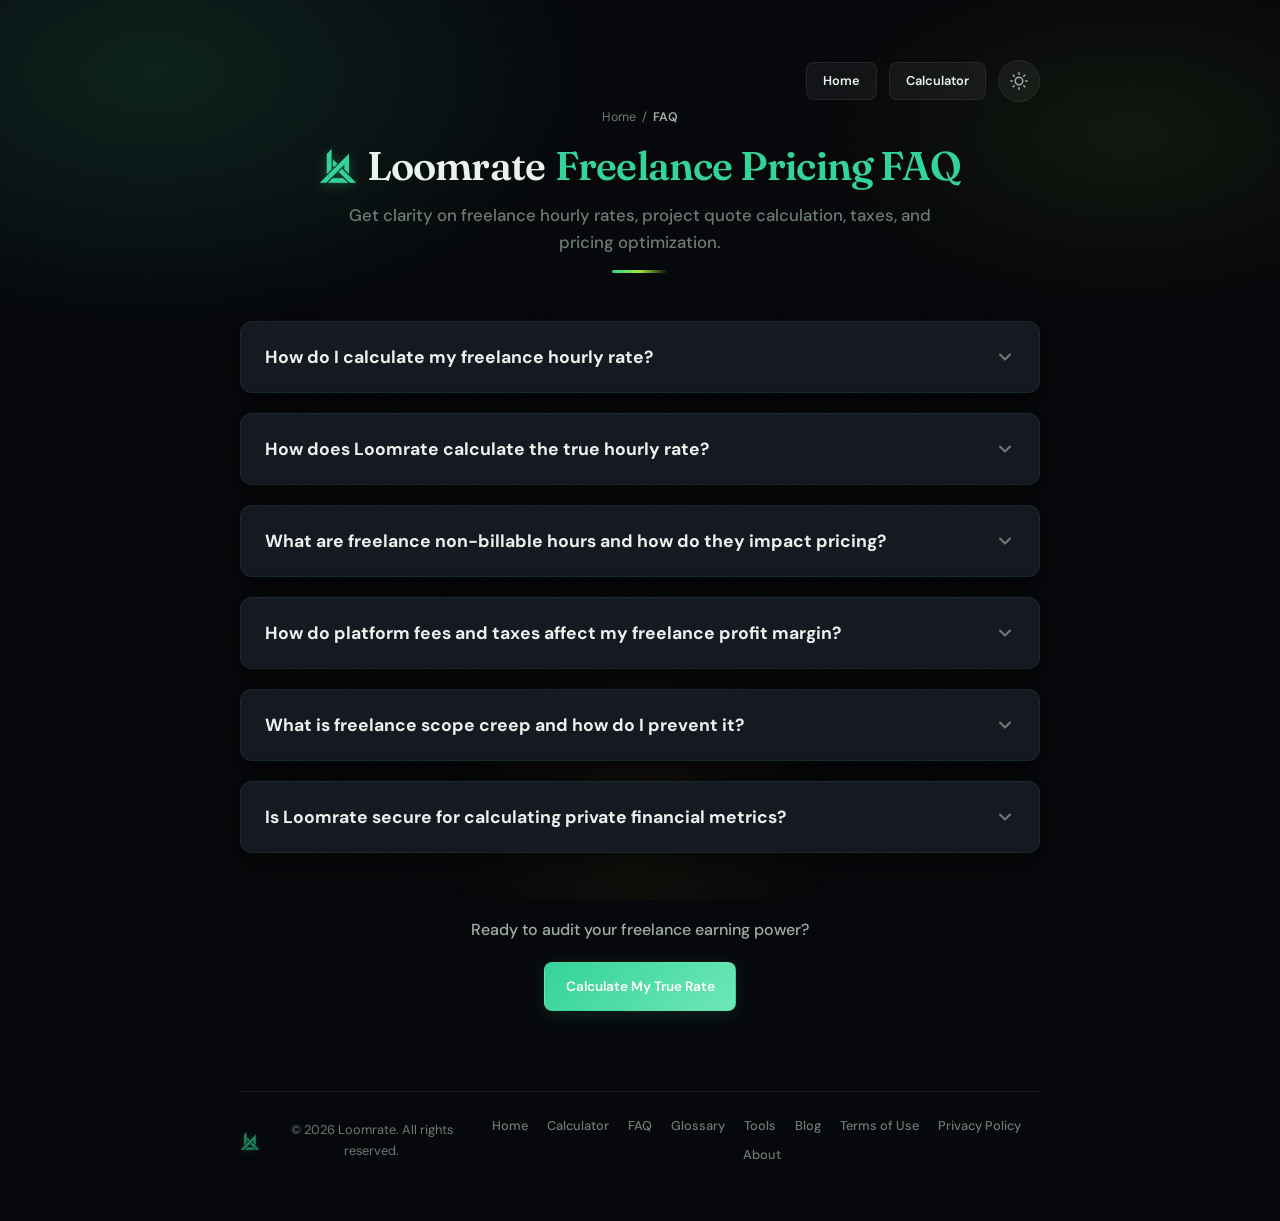
<file: faq.html>
<!DOCTYPE html>
<html lang="en">

<head>
    <meta charset="UTF-8">
    <meta name="viewport" content="width=device-width, initial-scale=1.0">
    <meta name="theme-color" content="#07080B">
    <title>Freelance Pricing FAQ: Rates, Quotes &amp; Taxes | Loomrate</title>
    <meta name="description"
        content="Find answers to common questions about freelance hourly rates, project pricing, taxes, scope creep, and how to use Loomrate's calculators.">
    <meta name="robots" content="index, follow">
    <link rel="canonical" href="https://www.loomrate.com/faq">

    <!-- Open Graph / Facebook -->
    <meta property="og:type" content="website">
    <meta property="og:url" content="https://www.loomrate.com/faq">
    <meta property="og:title" content="Freelance Pricing FAQ: Rates, Quotes &amp; Taxes | Loomrate">
    <meta property="og:description" content="Find answers to common questions about freelance hourly rates, project pricing, taxes, scope creep, and how to use Loomrate's calculators.">
    <meta property="og:image" content="https://www.loomrate.com/og-image.png">
    <meta property="og:image:width" content="1200">
    <meta property="og:image:height" content="630">
    <meta property="og:image:type" content="image/png">

    <!-- Twitter -->
    <meta property="twitter:card" content="summary_large_image">
    <meta property="twitter:url" content="https://www.loomrate.com/faq">
    <meta property="twitter:title" content="Freelance Pricing FAQ: Rates, Quotes &amp; Taxes | Loomrate">
    <meta property="twitter:description" content="Find answers to common questions about freelance hourly rates, project pricing, taxes, scope creep, and how to use Loomrate's calculators.">
    <meta property="twitter:image" content="https://www.loomrate.com/og-image.png">

    <link rel="preconnect" href="https://fonts.googleapis.com">
    <link rel="preconnect" href="https://fonts.gstatic.com" crossorigin>
    <link
        href="https://fonts.googleapis.com/css2?family=DM+Sans:ital,wght@0,400;0,500;0,600;0,700;1,400&family=Fraunces:opsz,wght@9..144,500;9..144,600;9..144,700&display=swap"
        rel="stylesheet">

    <!-- JSON-LD FAQPage Schema -->
    <script type="application/ld+json">
    {
      "@context": "https://schema.org",
      "@graph": [
        {
          "@type": "FAQPage",
          "@id": "https://www.loomrate.com/faq#faq",
          "isPartOf": { "@id": "https://www.loomrate.com/#website" },
          "mainEntity": [
        {
          "@type": "Question",
          "name": "How do I calculate my freelance hourly rate?",
          "acceptedAnswer": {
            "@type": "Answer",
            "text": "Your true take-home hourly rate is the net income you actually pocket per hour after subtracting taxes, expenses, and platform fees (like Upwork or Fiverr commissions), divided by the total hours worked (including unpaid overhead/non-billable hours like revisions, calls, and email administration). Many freelancers charge a gross rate (e.g. $50/hr) but fail to realize their net rate is closer to $25/hr once expenses and unpaid hours are factored in. You can determine your true rate instantly with our freelance hourly rate calculator to price profitably."
          }
        },
        {
          "@type": "Question",
          "name": "How does Loomrate calculate the true hourly rate?",
          "acceptedAnswer": {
            "@type": "Answer",
            "text": "We take your gross Project Fee and subtract direct project expenses, platform commission fees, and allocated monthly overhead costs. This gives your Gross Profit. We then subtract self-employment income taxes to find your Net Take-Home Pay. Finally, we divide this net pay by your total hours worked (both billable hours and unpaid non-billable hours) to determine your True hourly rate. You can run these calculations for your own projects using our freelancer rate calculator."
          }
        },
        {
          "@type": "Question",
          "name": "What are freelance non-billable hours and how do they impact pricing?",
          "acceptedAnswer": {
            "@type": "Answer",
            "text": "Non-billable hours are hours you work on your business that you cannot invoice directly to a client. This includes writing emails, client onboarding, status meetings, admin tasks, accounting, and revision loops. If a project requires 40 hours of billable coding and 10 hours of email correspondence and status meetings, your true effort is 50 hours. Factor this in to prevent underpricing. You can track unpaid hours using the non-billable inputs in our project quote calculator."
          }
        },
        {
          "@type": "Question",
          "name": "How do platform fees and taxes affect my freelance profit margin?",
          "acceptedAnswer": {
            "@type": "Answer",
            "text": "Loomrate supports built-in calculations for major freelance platforms (Upwork, Fiverr) as well as custom percentages. For taxes, you input your average expected tax bracket or self-employment tax reserve percentage, and we automatically set aside that reserve from your gross profit before calculating your net take-home pay."
          }
        },
        {
          "@type": "Question",
          "name": "What is freelance scope creep and how do I prevent it?",
          "acceptedAnswer": {
            "@type": "Answer",
            "text": "Scope creep occurs when the actual effort or hours required to complete a project exceed the initial estimated billable hours without a corresponding increase in fee. Loomrate compares your estimated hours to your actual hours worked, calculates the effective value of that lost time, and displays a \"Scope Creep Cost\" representing your lost billing potential. Use our freelance pricing calculator to audit your active contracts for scope creep."
          }
        },
        {
          "@type": "Question",
          "name": "Is Loomrate secure for calculating private financial metrics?",
          "acceptedAnswer": {
            "@type": "Answer",
            "text": "Yes. Loomrate is built with a local-first philosophy. If you use the app as a guest, 100% of your inputs, calculations, and saved projects remain stored directly in your browser's local database (localStorage) and are never sent to any servers. If you choose to sign up for an account, your data is securely encrypted and synced to our secure database so you can access it across devices."
          }
        }
          ]
        },
        {
          "@type": "BreadcrumbList",
          "itemListElement": [
            { "@type": "ListItem", "position": 1, "name": "Home", "item": "https://www.loomrate.com/" },
            { "@type": "ListItem", "position": 2, "name": "FAQ", "item": "https://www.loomrate.com/faq" }
          ]
        }
      ]
    }
    </script>

    <!-- SVG grain texture filter (hidden) -->
    <svg style="position:absolute;width:0;height:0" aria-hidden="true">
        <filter id="grain">
            <feTurbulence type="fractalNoise" baseFrequency="0.65" numOctaves="3" stitchTiles="stitch" />
            <feColorMatrix type="saturate" values="0" />
        </filter>
    </svg>

    <style>
        /* =============================================
           LIGHT MODE (default): Parchment & Amber
           ============================================= */
        :root {
            --bg: #f3ede2;
            --card: #fefcf7;
            --card-raised: #ffffff;
            --card-border: rgba(146, 64, 14, 0.09);
            --card-border-hover: rgba(146, 64, 14, 0.22);
            --accent: #92400e;
            --accent-hover: #78350f;
            --accent-dim: rgba(146, 64, 14, 0.08);
            --accent-glow: rgba(146, 64, 14, 0.16);
            --gold: #ca8a04;
            --gold-dim: rgba(202, 138, 4, 0.08);
            --text: #451a03;
            --text-dim: #78350f;
            --text-muted: #836558;
            --border: rgba(120, 53, 15, 0.08);
            --shadow: 0 1px 3px rgba(69, 26, 3, 0.04), 0 4px 16px rgba(69, 26, 3, 0.05);
            --shadow-md: 0 4px 12px rgba(69, 26, 3, 0.06), 0 12px 40px rgba(69, 26, 3, 0.08);
            --gradient-line: linear-gradient(90deg, var(--accent), var(--gold), transparent);

            --bg-glow1: rgba(146, 64, 14, 0.04);
            --bg-glow2: rgba(202, 138, 4, 0.035);
            --bg-glow3: rgba(22, 101, 52, 0.015);

            --toggle-bg: rgba(120, 53, 15, 0.06);
            --toggle-hover: rgba(120, 53, 15, 0.12);
            --sun-display: none;
            --moon-display: inline;

            --grain-opacity: 0.03;
        }

        /* =============================================
           DARK MODE: Midnight Coral
           ============================================= */
        [data-theme="dark"] {
            --bg: #0a0d1a;
            --card: #12162a;
            --card-raised: #181d35;
            --card-border: rgba(249, 115, 22, 0.08);
            --card-border-hover: rgba(249, 115, 22, 0.20);
            --accent: #f97316;
            --accent-hover: #ea580c;
            --accent-dim: rgba(249, 115, 22, 0.12);
            --accent-glow: rgba(249, 115, 22, 0.22);
            --gold: #eab308;
            --gold-dim: rgba(234, 179, 8, 0.10);
            --text: #fef3c7;
            --text-dim: #a8a0b8;
            --text-muted: #7b7894;
            --border: rgba(255, 255, 255, 0.05);
            --shadow: 0 2px 8px rgba(0, 0, 0, 0.3), 0 8px 32px rgba(0, 0, 0, 0.4);
            --shadow-md: 0 4px 16px rgba(0, 0, 0, 0.4), 0 16px 48px rgba(0, 0, 0, 0.5);
            --gradient-line: linear-gradient(90deg, #f97316, #eab308, transparent);

            --bg-glow1: rgba(249, 115, 22, 0.05);
            --bg-glow2: rgba(234, 179, 8, 0.04);
            --bg-glow3: rgba(52, 211, 153, 0.02);

            --toggle-bg: rgba(255, 255, 255, 0.05);
            --toggle-hover: rgba(255, 255, 255, 0.10);
            --sun-display: inline;
            --moon-display: none;

            --grain-opacity: 0.015;
        }

        * {
            box-sizing: border-box;
            margin: 0;
            padding: 0;
        }

        body {
            font-family: 'DM Sans', system-ui, sans-serif;
            background: var(--bg);
            color: var(--text);
            line-height: 1.6;
            -webkit-font-smoothing: antialiased;
            padding: 3.5rem 1.5rem;
            min-height: 100vh;
            position: relative;
            transition: background-color 0.35s ease, color 0.35s ease;
        }

        /* Ambient background glows */
        body::before {
            content: '';
            position: fixed;
            inset: 0;
            background:
                radial-gradient(ellipse 55% 45% at 12% 8%, var(--bg-glow1) 0%, transparent 65%),
                radial-gradient(ellipse 45% 35% at 88% 15%, var(--bg-glow2) 0%, transparent 55%),
                radial-gradient(ellipse 35% 50% at 50% 92%, var(--bg-glow3) 0%, transparent 45%);
            pointer-events: none;
            z-index: 0;
            transition: background 0.35s ease;
        }

        /* Subtle grain texture to give a tactile, paper-like feel */
        body::after {
            content: '';
            position: fixed;
            inset: 0;
            filter: url(#grain);
            opacity: var(--grain-opacity);
            pointer-events: none;
            z-index: 0;
        }

        .container {
            max-width: 800px;
            margin: 0 auto;
            position: relative;
            z-index: 1;
        }

        /* ---- BREADCRUMB ---- */
        .breadcrumb-nav {
            display: flex;
            align-items: center;
            justify-content: center;
            gap: 0.4rem;
            font-size: 0.78rem;
            color: var(--text-muted);
            margin-bottom: 1rem;
        }

        .breadcrumb-nav a {
            color: var(--text-muted);
            text-decoration: none;
        }

        .breadcrumb-nav a:hover {
            color: var(--accent);
        }

        .breadcrumb-nav [aria-current="page"] {
            color: var(--text-dim);
            font-weight: 600;
        }

        /* ---- HEADER ---- */
        header {
            margin-bottom: 3rem;
            padding-top: 3.25rem;
            text-align: center;
            position: relative;
            animation: slideUp 0.8s cubic-bezier(0.16, 1, 0.3, 1) forwards;
        }

        header h1 {
            font-family: 'Fraunces', 'DM Sans', serif;
            font-weight: 600;
            font-size: 2.5rem;
            color: var(--text);
            letter-spacing: -0.02em;
            line-height: 1.12;
            margin-bottom: 0.5rem;
        }

        header h1 a {
            text-decoration: none;
            color: inherit;
        }

        header h1 span {
            background: linear-gradient(135deg, var(--accent), var(--gold));
            -webkit-background-clip: text;
            -webkit-text-fill-color: transparent;
        }

        header p {
            font-size: 1.05rem;
            color: var(--text-muted);
            font-weight: 500;
            max-width: 600px;
            margin: 0 auto;
        }

        /* ---- HEADER ACTIONS & THEME TOGGLE ---- */
        .header-actions {
            position: absolute;
            top: 0.25rem;
            right: 0;
            z-index: 1000;
            display: flex;
            align-items: center;
            gap: 0.75rem;
        }

        .theme-toggle {
            position: relative;
            width: 42px;
            height: 42px;
            border-radius: 50%;
            border: 1px solid var(--border);
            background: var(--toggle-bg);
            color: var(--text-dim);
            cursor: pointer;
            display: flex;
            align-items: center;
            justify-content: center;
            transition: background 0.2s ease, border-color 0.2s ease, color 0.2s ease;
        }

        .theme-toggle:hover {
            background: var(--toggle-hover);
            color: var(--text);
            border-color: var(--card-border-hover);
        }

        .theme-toggle:active {
            transform: scale(0.93);
        }

        .theme-toggle .icon-sun {
            display: var(--sun-display);
        }

        .theme-toggle .icon-moon {
            display: var(--moon-display);
        }

        /* ---- BUTTONS ---- */
        .btn {
            display: inline-flex;
            align-items: center;
            justify-content: center;
            gap: 0.45rem;
            font-family: inherit;
            font-size: 0.85rem;
            font-weight: 600;
            padding: 0.8rem 1.3rem;
            border-radius: 8px;
            cursor: pointer;
            border: 1px solid transparent;
            transition: all 0.15s ease;
            white-space: nowrap;
            text-decoration: none;
        }

        .btn:active {
            transform: scale(0.97);
        }

        .btn-primary {
            background: linear-gradient(135deg, var(--accent), var(--accent-hover));
            color: #fff;
            box-shadow: 0 4px 18px var(--accent-dim);
        }

        .btn-primary:hover {
            box-shadow: 0 6px 24px var(--accent-glow);
            filter: brightness(1.08);
        }

        .btn-secondary {
            background: var(--toggle-bg);
            border-color: var(--border);
            color: var(--text);
        }

        .btn-secondary:hover {
            background: var(--toggle-hover);
            border-color: var(--card-border-hover);
        }

        .btn-sm {
            padding: 0.5rem 1rem;
            font-size: 0.8rem;
        }

        /* ---- FAQ ACCORDION STYLES ---- */
        .faq-list {
            display: flex;
            flex-direction: column;
            gap: 1.25rem;
            margin-bottom: 4rem;
            animation: slideUp 0.8s cubic-bezier(0.16, 1, 0.3, 1) 0.1s forwards;
            opacity: 0;
        }

        .faq-question {
            margin: 0;
            font-size: inherit;
            font-weight: inherit;
        }

        .faq-item {
            background: var(--card-raised);
            border: 1px solid var(--card-border);
            border-radius: 12px;
            box-shadow: var(--shadow);
            overflow: hidden;
            transition: all 0.3s cubic-bezier(0.16, 1, 0.3, 1);
        }

        .faq-item:hover {
            border-color: var(--card-border-hover);
            box-shadow: var(--shadow-md);
        }

        .faq-trigger {
            width: 100%;
            padding: 1.5rem;
            display: flex;
            justify-content: space-between;
            align-items: center;
            background: none;
            border: none;
            color: var(--text);
            font-family: inherit;
            font-size: 1.1rem;
            font-weight: 700;
            text-align: left;
            cursor: pointer;
            transition: color 0.25s ease;
        }

        .faq-trigger:hover {
            color: var(--accent);
        }

        .faq-chevron {
            color: var(--text-muted);
            transition: transform 0.35s cubic-bezier(0.16, 1, 0.3, 1), color 0.25s ease;
            flex-shrink: 0;
            margin-left: 1rem;
        }

        .faq-trigger:hover .faq-chevron {
            color: var(--accent);
        }

        .faq-item.active {
            border-color: var(--card-border-hover);
            box-shadow: 0 4px 20px var(--accent-glow);
        }

        .faq-item.active .faq-chevron {
            transform: rotate(180deg);
            color: var(--accent);
        }

        .faq-panel {
            max-height: 0;
            overflow: hidden;
            opacity: 0;
            transition: max-height 0.35s cubic-bezier(0.16, 1, 0.3, 1), opacity 0.35s ease;
        }

        .faq-content {
            padding: 0 1.5rem 1.5rem 1.5rem;
            font-size: 0.95rem;
            color: var(--text-dim);
            line-height: 1.7;
        }

        .faq-content p {
            margin-bottom: 0.75rem;
        }

        .faq-content p:last-child {
            margin-bottom: 0;
        }

        /* ---- FOOTER ---- */
        .app-footer {
            margin-top: 4rem;
            padding-top: 1.5rem;
            border-top: 1px solid var(--border);
            text-align: center;
            font-size: 0.8rem;
            color: var(--text-muted);
            width: 100%;
            position: relative;
            z-index: 10;
        }

        .footer-content {
            display: flex;
            flex-direction: column;
            align-items: center;
            gap: 0.5rem;
        }

        @media (min-width: 600px) {
            .footer-content {
                flex-direction: row;
                justify-content: space-between;
            }
        }

        .footer-links {
            display: flex;
            align-items: center;
            gap: 0.5rem;
            flex-wrap: wrap;
            justify-content: center;
        }

        .footer-links a {
            color: var(--text-muted);
            text-decoration: none;
            font-weight: 500;
            transition: color 0.2s ease;
        }

        .footer-links a:hover {
            color: var(--accent);
        }

        .footer-links .separator {
            color: var(--border);
            user-select: none;
        }

        /* Modal styling */
        .modal-overlay {
            position: fixed;
            inset: 0;
            background: rgba(10, 13, 26, 0.4);
            backdrop-filter: blur(8px);
            z-index: 1000;
            display: flex;
            align-items: center;
            justify-content: center;
            padding: 1.5rem;
            opacity: 0;
            pointer-events: none;
            transition: opacity 0.3s ease;
        }

        .modal-overlay.active {
            opacity: 1;
            pointer-events: auto;
        }

        .modal-card {
            background: var(--card);
            border: 1px solid var(--card-border);
            border-radius: 14px;
            width: 100%;
            max-width: 600px;
            padding: 2.5rem;
            box-shadow: var(--shadow-md);
            position: relative;
            transform: scale(0.95);
            transition: transform 0.3s ease;
            max-height: 80vh;
            overflow-y: auto;
        }

        .modal-overlay.active .modal-card {
            transform: scale(1);
        }

        .modal-close {
            position: absolute;
            top: 1rem;
            right: 1rem;
            background: none;
            border: none;
            font-size: 1.5rem;
            color: var(--text-dim);
            cursor: pointer;
            width: 32px;
            height: 32px;
            display: flex;
            align-items: center;
            justify-content: center;
            border-radius: 50%;
            transition: background 0.2s ease;
        }

        .modal-close:hover {
            background: var(--toggle-bg);
            color: var(--text);
        }

        .modal-title {
            font-size: 1.4rem;
            font-weight: 700;
            color: var(--text);
            margin-bottom: 1rem;
            border-bottom: 1px solid var(--border);
            padding-bottom: 0.5rem;
        }

        .modal-body {
            font-size: 0.9rem;
            color: var(--text-dim);
            line-height: 1.6;
            text-align: left;
        }

        .modal-body h4 {
            font-weight: 700;
            color: var(--text);
            margin: 1.25rem 0 0.5rem 0;
            font-size: 0.95rem;
        }

        .modal-body p {
            margin-bottom: 0.75rem;
        }

        /* ---- ANIMATIONS ---- */
        @keyframes slideUp {
            from {
                opacity: 0;
                transform: translateY(20px);
            }

            to {
                opacity: 1;
                transform: translateY(0);
            }
        }

        @keyframes growLine {
            to {
                opacity: 1;
                transform: scaleX(1);
            }
        }

        header::after {
            content: '';
            display: block;
            width: 56px;
            height: 3px;
            margin: 0.85rem auto 0;
            background: var(--gradient-line);
            border-radius: 2px;
            opacity: 0;
            transform: scaleX(0);
            animation: growLine 0.6s cubic-bezier(0.16, 1, 0.3, 1) 0.25s forwards;
        }

        /* ---- MOBILE LAYOUT FIXES ---- */
        @media (max-width: 640px) {
            .header-actions {
                position: static;
                justify-content: flex-end;
                flex-wrap: wrap;
                margin-bottom: 1.5rem;
            }

            header {
                padding-top: 0;
            }

            header h1 {
                font-size: 1.85rem;
            }
        }

        @media (prefers-reduced-motion: reduce) {
            *, *::before, *::after {
                animation-duration: 0.01ms !important;
                animation-iteration-count: 1 !important;
                transition-duration: 0.01ms !important;
                scroll-behavior: auto !important;
            }
        }
    </style>
    <!-- Loomrate shared enhancement layer -->
    <script>
        /* Apply the saved theme to <html> before first paint to prevent a
           flash of the wrong theme on load. Site default is dark. */
        (function () {
            try {
                document.documentElement.setAttribute('data-theme',
                    localStorage.getItem('fpa_theme') === 'light' ? 'light' : 'dark');
            } catch (e) {
                document.documentElement.setAttribute('data-theme', 'dark');
            }
        })();
    </script>
    <link rel="stylesheet" href="/assets/loomrate-enhance.css">
    <script src="/assets/loomrate-enhance.js" defer></script>
    <link rel="shortcut icon" href="/favicon.ico?v=3" type="image/x-icon">
    <link rel="icon" href="/favicon.ico?v=3" type="image/x-icon" sizes="any">
    <link rel="icon" type="image/svg+xml" href="/favicons/favicon.svg?v=3">
    <link rel="icon" type="image/png" sizes="16x16" href="/favicons/favicon-16x16.png?v=3">
    <link rel="icon" type="image/png" sizes="32x32" href="/favicons/favicon-32x32.png?v=3">
    <link rel="icon" type="image/png" sizes="48x48" href="/favicons/favicon-48x48.png?v=3">
    <link rel="icon" type="image/png" sizes="96x96" href="/favicons/favicon-96x96.png?v=3">
    <link rel="apple-touch-icon" sizes="180x180" href="/favicons/apple-touch-icon.png?v=3">
    <link rel="manifest" href="/site.webmanifest">
</head>

<body>

    <main class="container">

        <div class="header-actions">
            <a href="/" class="btn btn-secondary btn-sm">Home</a>
            <a href="/calculator" class="btn btn-secondary btn-sm">Calculator</a>
            <button class="theme-toggle" onclick="toggleTheme()" aria-label="Toggle dark mode" title="Toggle dark mode">
                <svg class="icon-moon" xmlns="http://www.w3.org/2000/svg" width="18" height="18" viewBox="0 0 24 24"
                    fill="none" stroke="currentColor" stroke-width="2" stroke-linecap="round" stroke-linejoin="round">
                    <path d="M21 12.79A9 9 0 1 1 11.21 3 7 7 0 0 0 21 12.79z" />
                </svg>
                <svg class="icon-sun" xmlns="http://www.w3.org/2000/svg" width="18" height="18" viewBox="0 0 24 24"
                    fill="none" stroke="currentColor" stroke-width="2" stroke-linecap="round" stroke-linejoin="round">
                    <circle cx="12" cy="12" r="5" />
                    <line x1="12" y1="1" x2="12" y2="3" />
                    <line x1="12" y1="21" x2="12" y2="23" />
                    <line x1="4.22" y1="4.22" x2="5.64" y2="5.64" />
                    <line x1="18.36" y1="18.36" x2="19.78" y2="19.78" />
                    <line x1="1" y1="12" x2="3" y2="12" />
                    <line x1="21" y1="12" x2="23" y2="12" />
                    <line x1="4.22" y1="19.78" x2="5.64" y2="18.36" />
                    <line x1="18.36" y1="5.64" x2="19.78" y2="4.22" />
                </svg>
            </button>
        </div>

        <header>
            <nav class="breadcrumb-nav" aria-label="Breadcrumb">
                <a href="/">Home</a>
                <span aria-hidden="true">/</span>
                <span aria-current="page">FAQ</span>
            </nav>
            <h1>
                <a href="/" style="text-decoration: none; color: inherit; display: inline-flex; align-items: center; gap: 0.6rem;">
                    <img src="/favicons/logo.svg" alt="Loomrate Logo" style="width: 38px; height: 38px; filter: drop-shadow(0 2px 6px var(--accent-glow));">
                    Loomrate <span>Freelance Pricing FAQ</span>
                </a>
            </h1>
            <p>Get clarity on freelance hourly rates, project quote calculation, taxes, and pricing optimization.</p>
        </header>

        <!-- FAQ ACCORDION -->
        <div class="faq-list">
            
            <div class="faq-item">
                <h2 class="faq-question">
                    <button class="faq-trigger" onclick="toggleFaq(this)" aria-expanded="false" aria-controls="faq_panel_1">
                        How do I calculate my freelance hourly rate?
                        <svg class="faq-chevron" xmlns="http://www.w3.org/2000/svg" width="20" height="20" viewBox="0 0 24 24" fill="none" stroke="currentColor" stroke-width="2.5" stroke-linecap="round" stroke-linejoin="round"><polyline points="6 9 12 15 18 9"></polyline></svg>
                    </button>
                </h2>
                <div id="faq_panel_1" class="faq-panel">
                    <div class="faq-content">
                        <p>Your true take-home hourly rate is the net income you actually pocket per hour after subtracting taxes, expenses, and platform fees (like Upwork or Fiverr commissions), divided by the total hours worked (including unpaid overhead/non-billable hours like revisions, calls, and email administration).</p>
                        <p>Many freelancers charge a gross rate (e.g. $50/hr) but fail to realize their net rate is closer to $25/hr once expenses and unpaid hours are factored in. You can determine your true rate instantly with our <a href="/calculator" style="color: var(--accent); text-decoration: none; font-weight: 600; border-bottom: 1px dashed var(--accent);">freelance hourly rate calculator</a> to price profitably.</p>
                    </div>
                </div>
            </div>

            <div class="faq-item">
                <h2 class="faq-question">
                    <button class="faq-trigger" onclick="toggleFaq(this)" aria-expanded="false" aria-controls="faq_panel_2">
                        How does Loomrate calculate the true hourly rate?
                        <svg class="faq-chevron" xmlns="http://www.w3.org/2000/svg" width="20" height="20" viewBox="0 0 24 24" fill="none" stroke="currentColor" stroke-width="2.5" stroke-linecap="round" stroke-linejoin="round"><polyline points="6 9 12 15 18 9"></polyline></svg>
                    </button>
                </h2>
                <div id="faq_panel_2" class="faq-panel">
                    <div class="faq-content">
                        <p>We take your gross Project Fee and subtract direct project expenses, platform commission fees, and allocated monthly overhead costs. This gives your Gross Profit. We then subtract self-employment income taxes to find your Net Take-Home Pay. Finally, we divide this net pay by your <em>total</em> hours worked (both billable hours and unpaid non-billable hours) to determine your True hourly rate. You can run these calculations for your own projects using our <a href="/calculator" style="color: var(--accent); text-decoration: none; font-weight: 600; border-bottom: 1px dashed var(--accent);">freelancer rate calculator</a>.</p>
                    </div>
                </div>
            </div>

            <div class="faq-item">
                <h2 class="faq-question">
                    <button class="faq-trigger" onclick="toggleFaq(this)" aria-expanded="false" aria-controls="faq_panel_3">
                        What are freelance non-billable hours and how do they impact pricing?
                        <svg class="faq-chevron" xmlns="http://www.w3.org/2000/svg" width="20" height="20" viewBox="0 0 24 24" fill="none" stroke="currentColor" stroke-width="2.5" stroke-linecap="round" stroke-linejoin="round"><polyline points="6 9 12 15 18 9"></polyline></svg>
                    </button>
                </h2>
                <div id="faq_panel_3" class="faq-panel">
                    <div class="faq-content">
                        <p>Non-billable hours are hours you work on your business that you cannot invoice directly to a client. This includes writing emails, client onboarding, status meetings, admin tasks, accounting, and revision loops. If a project requires 40 hours of billable coding and 10 hours of email correspondence and status meetings, your true effort is 50 hours. Factor this in to prevent underpricing. You can track unpaid hours using the non-billable inputs in our <a href="/calculator" style="color: var(--accent); text-decoration: none; font-weight: 600; border-bottom: 1px dashed var(--accent);">project quote calculator</a>.</p>
                    </div>
                </div>
            </div>

            <div class="faq-item">
                <h2 class="faq-question">
                    <button class="faq-trigger" onclick="toggleFaq(this)" aria-expanded="false" aria-controls="faq_panel_4">
                        How do platform fees and taxes affect my freelance profit margin?
                        <svg class="faq-chevron" xmlns="http://www.w3.org/2000/svg" width="20" height="20" viewBox="0 0 24 24" fill="none" stroke="currentColor" stroke-width="2.5" stroke-linecap="round" stroke-linejoin="round"><polyline points="6 9 12 15 18 9"></polyline></svg>
                    </button>
                </h2>
                <div id="faq_panel_4" class="faq-panel">
                    <div class="faq-content">
                        <p>Loomrate supports built-in calculations for major freelance platforms (Upwork, Fiverr) as well as custom percentages. For taxes, you input your average expected tax bracket or self-employment tax reserve percentage, and we automatically set aside that reserve from your gross profit before calculating your net take-home pay.</p>
                    </div>
                </div>
            </div>

            <div class="faq-item">
                <h2 class="faq-question">
                    <button class="faq-trigger" onclick="toggleFaq(this)" aria-expanded="false" aria-controls="faq_panel_5">
                        What is freelance scope creep and how do I prevent it?
                        <svg class="faq-chevron" xmlns="http://www.w3.org/2000/svg" width="20" height="20" viewBox="0 0 24 24" fill="none" stroke="currentColor" stroke-width="2.5" stroke-linecap="round" stroke-linejoin="round"><polyline points="6 9 12 15 18 9"></polyline></svg>
                    </button>
                </h2>
                <div id="faq_panel_5" class="faq-panel">
                    <div class="faq-content">
                        <p>Scope creep occurs when the actual effort or hours required to complete a project exceed the initial estimated billable hours without a corresponding increase in fee. Loomrate compares your estimated hours to your actual hours worked, calculates the effective value of that lost time, and displays a "Scope Creep Cost" representing your lost billing potential. Use our <a href="/calculator" style="color: var(--accent); text-decoration: none; font-weight: 600; border-bottom: 1px dashed var(--accent);">freelance pricing calculator</a> to audit your active contracts for scope creep. See the full definition in our <a href="/glossary#scope-creep" style="color: var(--accent); text-decoration: none; font-weight: 600; border-bottom: 1px dashed var(--accent);">pricing glossary</a>.</p>
                    </div>
                </div>
            </div>

            <div class="faq-item">
                <h2 class="faq-question">
                    <button class="faq-trigger" onclick="toggleFaq(this)" aria-expanded="false" aria-controls="faq_panel_6">
                        Is Loomrate secure for calculating private financial metrics?
                        <svg class="faq-chevron" xmlns="http://www.w3.org/2000/svg" width="20" height="20" viewBox="0 0 24 24" fill="none" stroke="currentColor" stroke-width="2.5" stroke-linecap="round" stroke-linejoin="round"><polyline points="6 9 12 15 18 9"></polyline></svg>
                    </button>
                </h2>
                <div id="faq_panel_6" class="faq-panel">
                    <div class="faq-content">
                        <p>Yes. Loomrate is built with a local-first philosophy. If you use the app as a guest, 100% of your inputs, calculations, and saved projects remain stored directly in your browser's local database (<code>localStorage</code>) and are never sent to any servers. If you choose to sign up for an account, your data is securely encrypted and synced to our secure database so you can access it across devices.</p>
                    </div>
                </div>
            </div>

        </div>

        <div style="text-align: center; margin-bottom: 5rem;">
            <p style="margin-bottom: 1.25rem; font-weight: 500; color: var(--text-dim);">Ready to audit your freelance earning power?</p>
            <a href="/calculator" class="btn btn-primary btn-giant">Calculate My True Rate</a>
        </div>

        <!-- FOOTER -->
        <footer class="app-footer">
            <div class="footer-content">
                <div style="display: flex; align-items: center; gap: 0.5rem;">
                    <img src="/favicons/logo.svg" alt="Loomrate Logo" style="width: 20px; height: 20px; opacity: 0.6; filter: drop-shadow(0 1px 3px var(--accent-glow));">
                    <p style="margin: 0;">&copy; 2026 Loomrate. All rights reserved.</p>
                </div>
                <div class="footer-links">
                    <a href="/">Home</a>
                    <span class="separator">&middot;</span>
                    <a href="/calculator">Calculator</a>
                    <span class="separator">&middot;</span>
                    <a href="/faq">FAQ</a>
                    <span class="separator">&middot;</span>
                    <a href="/glossary">Glossary</a>
                    <span class="separator">&middot;</span>
                    <a href="/tools">Tools</a>
                    <span class="separator">&middot;</span>
                    <a href="/blog">Blog</a>
                    <span class="separator">&middot;</span>
                    <a href="#terms" onclick="showModal('terms', event)">Terms of Use</a>
                    <span class="separator">&middot;</span>
                    <a href="#privacy" onclick="showModal('privacy', event)">Privacy Policy</a>
                    <span class="separator">&middot;</span>
                    <a href="#about" onclick="showModal('about', event)">About</a>
                </div>
            </div>
        </footer>
    </main>

    <!-- SLIGHT OVERLAY MODAL -->
    <div id="footer_modal" class="modal-overlay" onclick="closeModal(event)">
        <div class="modal-card" onclick="event.stopPropagation()">
            <button class="modal-close" onclick="closeModal()">&times;</button>
            <h3 id="modal_title" class="modal-title">Terms of Use</h3>
            <div id="modal_body" class="modal-body">
                <!-- Content injected dynamically -->
            </div>
        </div>
    </div>

    <script>
        /* ---- FAQ ACCORDION INTERACTIVITY ---- */
        function toggleFaq(btn) {
            const item = btn.closest('.faq-item');
            const panel = item.querySelector('.faq-panel');
            const isActive = item.classList.contains('active');

            // Close all items
            document.querySelectorAll('.faq-item').forEach(x => {
                x.classList.remove('active');
                const trigger = x.querySelector('.faq-trigger');
                trigger.setAttribute('aria-expanded', 'false');
                x.querySelector('.faq-panel').style.maxHeight = null;
                x.querySelector('.faq-panel').style.opacity = '0';
            });

            if (!isActive) {
                item.classList.add('active');
                btn.setAttribute('aria-expanded', 'true');
                panel.style.maxHeight = panel.scrollHeight + "px";
                panel.style.opacity = '1';
            }
        }

        /* ---- FOOTER MODALS ---- */
        function showModal(type, event) {
            if (event) event.preventDefault();
            const modal = document.getElementById('footer_modal');
            const title = document.getElementById('modal_title');
            const body = document.getElementById('modal_body');

            if (type === 'terms') {
                title.innerText = 'Terms of Use';
                body.innerHTML = `
                    <p>Loomrate is a freelance utility designed to assist with project quote estimation, rate analysis, and billing metrics.</p>
                    <h4>Disclaimer of Advice</h4>
                    <p>All calculations, ratios, rates, scores, and pricing guidance generated by Loomrate are for informational and planning purposes only. They do not constitute official financial, legal, business, or accounting advice.</p>
                    <h4>No Warranty</h4>
                    <p>This utility is provided "as is" without warranty of any kind, express or implied. You assume full accountability for any pricing structures, tax filings, client contracts, or fee agreements you negotiate or submit using Loomrate.</p>
                `;
            } else if (type === 'privacy') {
                title.innerText = 'Privacy Policy';
                body.innerHTML = `
                    <p>Your financial metrics are private, and they should stay that way.</p>
                    <h4>Data Privacy & Sync</h4>
                    <p>By default, Loomrate works locally in your browser. If you choose to create an account and sign in, your project data is securely synced and backed up to our cloud database so you can access it across devices.</p>
                    <h4>Local Storage (Guests)</h4>
                    <p>For guest users, all calculations and saved projects are stored locally in your browser's private database (<code>localStorage</code>). This data remains on your physical machine and is never sent to any servers. You can completely clear it at any time by wiping your browser site data or using the "Clear" function inside the app.</p>
                `;
            } else if (type === 'about') {
                title.innerText = 'About Loomrate';
                body.innerHTML = `
                    <p>Loomrate was built to provide clarity for modern independent consultants, freelancers, and creative developers.</p>
                    <h4>Pricing Clarity</h4>
                    <p>Freelancers frequently set pricing based on gross rates without considering unpaid business admin hours, platform commissions, software licensing, and self-employment taxes. Loomrate exposes the exact take-home rate of every contract, giving you the visibility needed to scale your business profitably.</p>
                    <h4>Offline-First & Sync</h4>
                    <p>We believe professional utilities should be fast, private, and accessible. Loomrate works offline using client-side storage, with optional cloud sync to keep your projects backed up and synchronized across devices.</p>
                `;
            }

            modal.classList.add('active');
        }

        function closeModal(event) {
            const modal = document.getElementById('footer_modal');
            modal.classList.remove('active');
        }

        /* ---- THEME TOGGLE ---- */
        function toggleTheme() {
            const isDark = document.documentElement.getAttribute('data-theme') === 'dark';
            document.documentElement.setAttribute('data-theme', isDark ? 'light' : 'dark');
            localStorage.setItem('fpa_theme', isDark ? 'light' : 'dark');
        }
        function loadTheme() {
            const saved = localStorage.getItem('fpa_theme');
            if (saved === 'light') document.documentElement.setAttribute('data-theme', 'light');
        }

        window.addEventListener('DOMContentLoaded', () => {
            loadTheme();
        });
    </script>
</body>

</html>
</file>
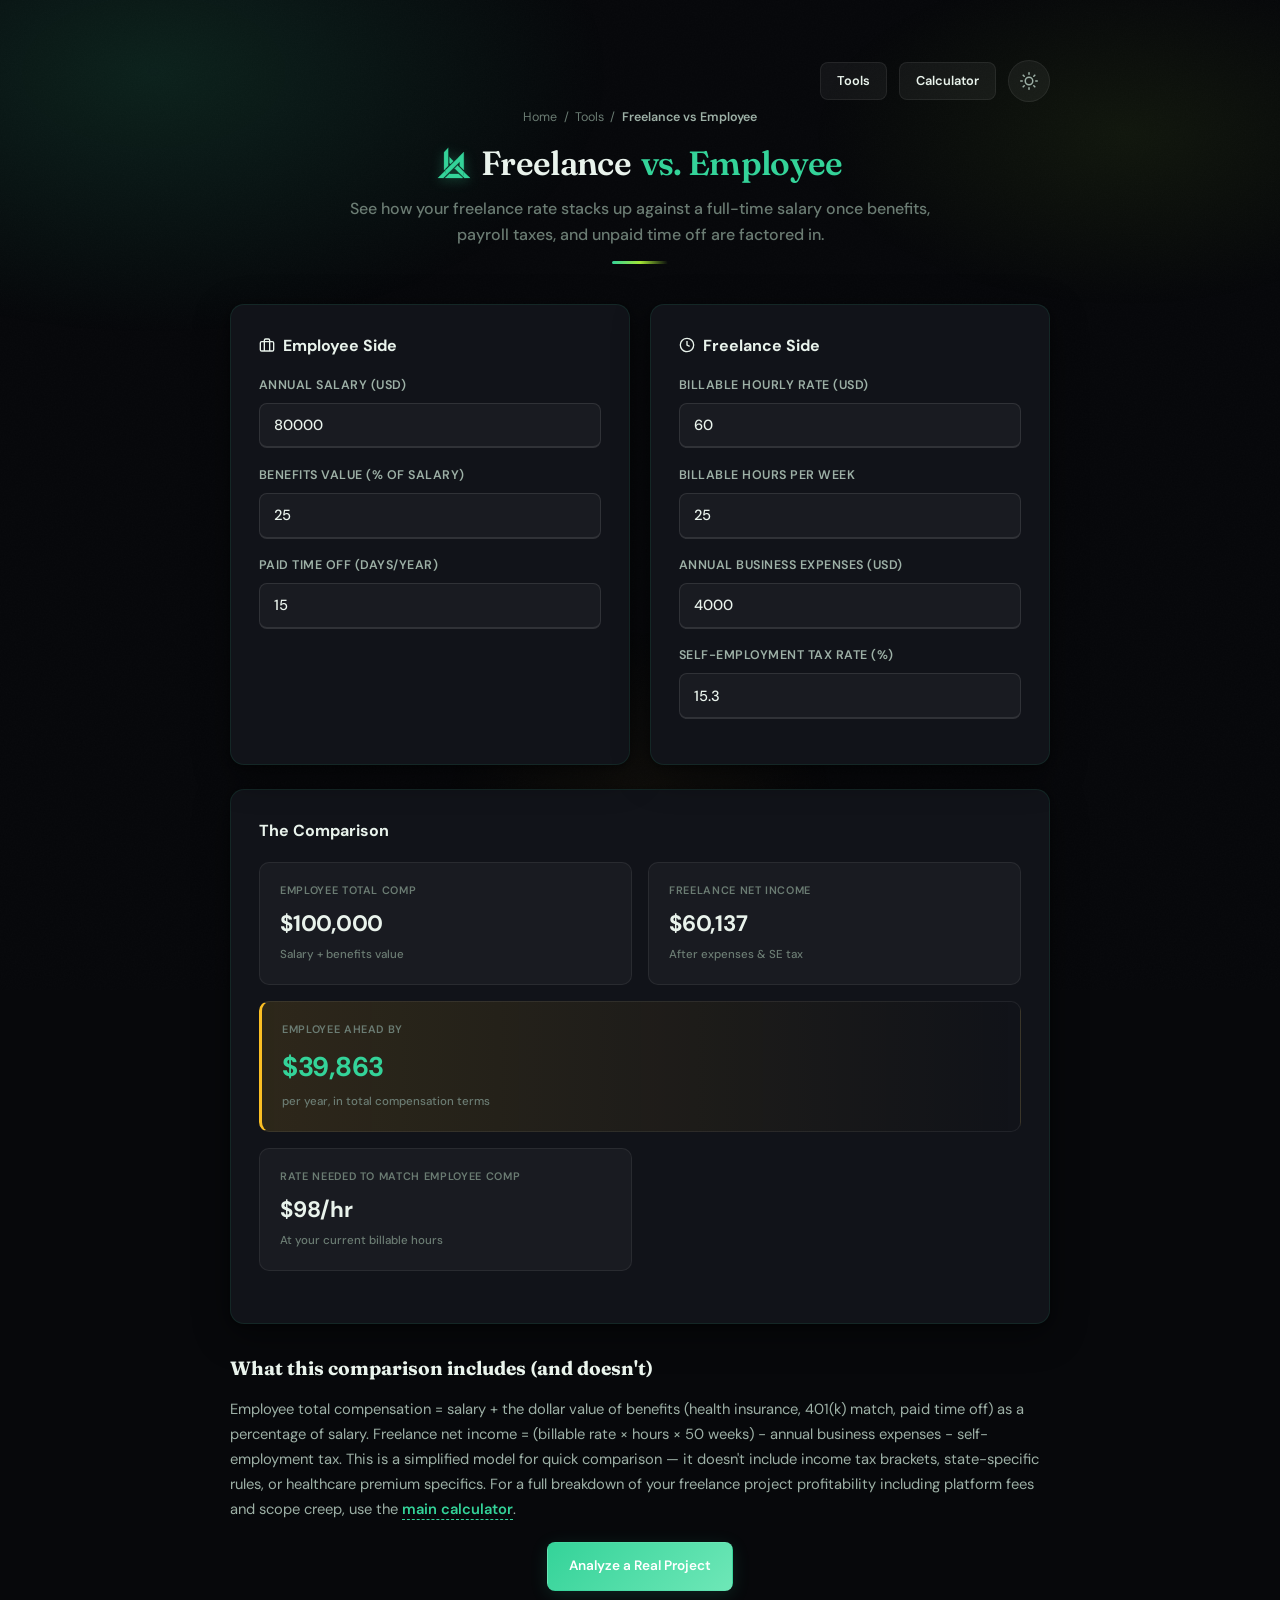
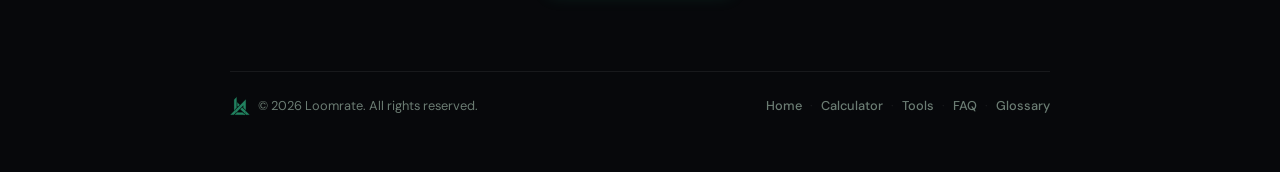
<file: freelance-vs-employee.html>
<!DOCTYPE html>
<html lang="en">

<head>
    <meta charset="UTF-8">
    <meta name="viewport" content="width=device-width, initial-scale=1.0">
    <meta name="theme-color" content="#07080B">
    <title>Freelance vs. Employee Salary Calculator (Free) | Loomrate</title>
    <meta name="description"
        content="Compare a freelance hourly rate against a full-time salary, including benefits, payroll taxes, and unpaid time off on both sides. Free, no signup.">
    <meta name="robots" content="index, follow">
    <link rel="canonical" href="https://www.loomrate.com/freelance-vs-employee">

    <meta property="og:type" content="website">
    <meta property="og:url" content="https://www.loomrate.com/freelance-vs-employee">
    <meta property="og:title" content="Freelance vs. Employee Salary Calculator (Free) | Loomrate">
    <meta property="og:description" content="Compare a freelance hourly rate against a full-time salary, including benefits, payroll taxes, and unpaid time off on both sides.">
    <meta property="og:image" content="https://www.loomrate.com/og-image.png">
    <meta property="og:image:width" content="1200">
    <meta property="og:image:height" content="630">
    <meta property="og:image:type" content="image/png">

    <meta property="twitter:card" content="summary_large_image">
    <meta property="twitter:url" content="https://www.loomrate.com/freelance-vs-employee">
    <meta property="twitter:title" content="Freelance vs. Employee Salary Calculator (Free) | Loomrate">
    <meta property="twitter:description" content="Compare a freelance hourly rate against a full-time salary, including benefits and payroll taxes.">
    <meta property="twitter:image" content="https://www.loomrate.com/og-image.png">

    <link rel="preconnect" href="https://fonts.googleapis.com">
    <link rel="preconnect" href="https://fonts.gstatic.com" crossorigin>
    <link href="https://fonts.googleapis.com/css2?family=DM+Sans:ital,wght@0,400;0,500;0,600;0,700;1,400&family=Fraunces:opsz,wght@9..144,500;9..144,600;9..144,700&display=swap" rel="stylesheet">

    <link rel="shortcut icon" href="/favicon.ico?v=3" type="image/x-icon">
    <link rel="icon" href="/favicon.ico?v=3" type="image/x-icon" sizes="any">
    <link rel="icon" type="image/svg+xml" href="/favicons/favicon.svg?v=3">
    <link rel="icon" type="image/png" sizes="32x32" href="/favicons/favicon-32x32.png?v=3">
    <link rel="icon" type="image/png" sizes="16x16" href="/favicons/favicon-16x16.png?v=3">
    <link rel="icon" type="image/png" sizes="48x48" href="/favicons/favicon-48x48.png?v=3">
    <link rel="icon" type="image/png" sizes="96x96" href="/favicons/favicon-96x96.png?v=3">
    <link rel="apple-touch-icon" sizes="180x180" href="/favicons/apple-touch-icon.png?v=3">
    <link rel="manifest" href="/site.webmanifest">

    <script type="application/ld+json">
    {
      "@context": "https://schema.org",
      "@graph": [
        {
          "@type": "WebApplication",
          "@id": "https://www.loomrate.com/freelance-vs-employee#app",
          "name": "Freelance vs. Employee Comparator",
          "url": "https://www.loomrate.com/freelance-vs-employee",
          "applicationCategory": "BusinessApplication",
          "operatingSystem": "Any (Web Browser)",
          "isPartOf": { "@id": "https://www.loomrate.com/#website" },
          "offers": { "@type": "Offer", "price": "0", "priceCurrency": "USD" }
        },
        {
          "@type": "BreadcrumbList",
          "itemListElement": [
            { "@type": "ListItem", "position": 1, "name": "Home", "item": "https://www.loomrate.com/" },
            { "@type": "ListItem", "position": 2, "name": "Tools", "item": "https://www.loomrate.com/tools" },
            { "@type": "ListItem", "position": 3, "name": "Freelance vs Employee", "item": "https://www.loomrate.com/freelance-vs-employee" }
          ]
        }
      ]
    }
    </script>

    <svg style="position:absolute;width:0;height:0" aria-hidden="true">
        <filter id="grain"><feTurbulence type="fractalNoise" baseFrequency="0.65" numOctaves="3" stitchTiles="stitch" /><feColorMatrix type="saturate" values="0" /></filter>
    </svg>

    <style>
        :root {
            --bg: #f3ede2; --card: #fefcf7; --card-raised: #ffffff; --card-border: rgba(146, 64, 14, 0.09);
            --card-border-hover: rgba(146, 64, 14, 0.22); --accent: #92400e; --accent-hover: #78350f;
            --accent-dim: rgba(146, 64, 14, 0.08); --accent-glow: rgba(146, 64, 14, 0.16); --gold: #ca8a04;
            --gold-dim: rgba(202, 138, 4, 0.08); --text: #451a03; --text-dim: #78350f; --text-muted: #836558;
            --border: rgba(120, 53, 15, 0.08); --shadow: 0 1px 3px rgba(69, 26, 3, 0.04), 0 4px 16px rgba(69, 26, 3, 0.05);
            --shadow-md: 0 4px 12px rgba(69, 26, 3, 0.06), 0 12px 40px rgba(69, 26, 3, 0.08);
            --gradient-line: linear-gradient(90deg, var(--accent), var(--gold), transparent);
            --bg-glow1: rgba(146, 64, 14, 0.04); --bg-glow2: rgba(202, 138, 4, 0.035); --bg-glow3: rgba(22, 101, 52, 0.015);
            --toggle-bg: rgba(120, 53, 15, 0.06); --toggle-hover: rgba(120, 53, 15, 0.12);
            --sun-display: none; --moon-display: inline; --grain-opacity: 0.03;
            --input-bg: #faf5eb; --input-border: rgba(120, 53, 15, 0.12);
        }

        [data-theme="dark"] {
            --bg: #0a0d1a; --card: #12162a; --card-raised: #181d35; --card-border: rgba(249, 115, 22, 0.08);
            --card-border-hover: rgba(249, 115, 22, 0.20); --accent: #f97316; --accent-hover: #ea580c;
            --accent-dim: rgba(249, 115, 22, 0.12); --accent-glow: rgba(249, 115, 22, 0.22); --gold: #eab308;
            --gold-dim: rgba(234, 179, 8, 0.10); --text: #fef3c7; --text-dim: #a8a0b8; --text-muted: #7b7894;
            --border: rgba(255, 255, 255, 0.05); --shadow: 0 2px 8px rgba(0, 0, 0, 0.3), 0 8px 32px rgba(0, 0, 0, 0.4);
            --shadow-md: 0 4px 16px rgba(0, 0, 0, 0.4), 0 16px 48px rgba(0, 0, 0, 0.5);
            --gradient-line: linear-gradient(90deg, #f97316, #eab308, transparent);
            --bg-glow1: rgba(249, 115, 22, 0.05); --bg-glow2: rgba(234, 179, 8, 0.04); --bg-glow3: rgba(52, 211, 153, 0.02);
            --toggle-bg: rgba(255, 255, 255, 0.05); --toggle-hover: rgba(255, 255, 255, 0.10);
            --sun-display: inline; --moon-display: none; --grain-opacity: 0.015;
            --input-bg: rgba(8, 10, 22, 0.65); --input-border: rgba(255, 255, 255, 0.07);
        }

        * { box-sizing: border-box; margin: 0; padding: 0; }

        body { font-family: 'DM Sans', system-ui, sans-serif; background: var(--bg); color: var(--text); line-height: 1.6; -webkit-font-smoothing: antialiased; padding: 3.5rem 1.5rem; min-height: 100vh; position: relative; transition: background-color 0.35s ease, color 0.35s ease; }
        body::before { content: ''; position: fixed; inset: 0; background: radial-gradient(ellipse 55% 45% at 12% 8%, var(--bg-glow1) 0%, transparent 65%), radial-gradient(ellipse 45% 35% at 88% 15%, var(--bg-glow2) 0%, transparent 55%), radial-gradient(ellipse 35% 50% at 50% 92%, var(--bg-glow3) 0%, transparent 45%); pointer-events: none; z-index: 0; transition: background 0.35s ease; }
        body::after { content: ''; position: fixed; inset: 0; filter: url(#grain); opacity: var(--grain-opacity); pointer-events: none; z-index: 0; }

        .container { max-width: 820px; margin: 0 auto; position: relative; z-index: 1; }

        .breadcrumb-nav { display: flex; align-items: center; justify-content: center; gap: 0.4rem; font-size: 0.78rem; color: var(--text-muted); margin-bottom: 1rem; flex-wrap: wrap; }
        .breadcrumb-nav a { color: var(--text-muted); text-decoration: none; }
        .breadcrumb-nav a:hover { color: var(--accent); }
        .breadcrumb-nav [aria-current="page"] { color: var(--text-dim); font-weight: 600; }

        header { margin-bottom: 2.5rem; padding-top: 3.25rem; text-align: center; position: relative; animation: slideUp 0.8s cubic-bezier(0.16, 1, 0.3, 1) forwards; }
        header h1 { font-family: 'Fraunces', 'DM Sans', serif; font-weight: 600; font-size: 2.1rem; color: var(--text); letter-spacing: -0.02em; line-height: 1.15; margin-bottom: 0.5rem; }
        header h1 a { text-decoration: none; color: inherit; }
        header h1 span { background: linear-gradient(135deg, var(--accent), var(--gold)); -webkit-background-clip: text; -webkit-text-fill-color: transparent; }
        header p { font-size: 1rem; color: var(--text-muted); font-weight: 500; max-width: 600px; margin: 0 auto; }
        header::after { content: ''; display: block; width: 56px; height: 3px; margin: 0.85rem auto 0; background: var(--gradient-line); border-radius: 2px; opacity: 0; transform: scaleX(0); animation: growLine 0.6s cubic-bezier(0.16, 1, 0.3, 1) 0.25s forwards; }

        .header-actions { position: absolute; top: 0.25rem; right: 0; z-index: 1000; display: flex; align-items: center; gap: 0.75rem; }
        .theme-toggle { position: relative; width: 42px; height: 42px; border-radius: 50%; border: 1px solid var(--border); background: var(--toggle-bg); color: var(--text-dim); cursor: pointer; display: flex; align-items: center; justify-content: center; transition: background 0.2s ease, border-color 0.2s ease, color 0.2s ease; }
        .theme-toggle:hover { background: var(--toggle-hover); color: var(--text); border-color: var(--card-border-hover); }
        .theme-toggle:active { transform: scale(0.93); }
        .theme-toggle .icon-sun { display: var(--sun-display); }
        .theme-toggle .icon-moon { display: var(--moon-display); }

        .btn { display: inline-flex; align-items: center; justify-content: center; gap: 0.45rem; font-family: inherit; font-size: 0.85rem; font-weight: 600; padding: 0.8rem 1.3rem; border-radius: 8px; cursor: pointer; border: 1px solid transparent; transition: all 0.15s ease; white-space: nowrap; text-decoration: none; }
        .btn:active { transform: scale(0.97); }
        .btn-primary { background: linear-gradient(135deg, var(--accent), var(--accent-hover)); color: #fff; box-shadow: 0 4px 18px var(--accent-dim); }
        .btn-primary:hover { box-shadow: 0 6px 24px var(--accent-glow); filter: brightness(1.08); }
        .btn-secondary { background: var(--toggle-bg); border-color: var(--border); color: var(--text); }
        .btn-secondary:hover { background: var(--toggle-hover); border-color: var(--card-border-hover); }
        .btn-sm { padding: 0.5rem 1rem; font-size: 0.8rem; }

        .two-col { display: grid; grid-template-columns: 1fr; gap: 1.25rem; margin-bottom: 1.5rem; }
        @media (min-width: 680px) { .two-col { grid-template-columns: 1fr 1fr; } }

        .card { background: var(--card); border-radius: 14px; border: 1px solid var(--card-border); padding: 1.75rem; box-shadow: var(--shadow); }
        .card h2 { font-size: 1rem; font-weight: 700; color: var(--text); margin-bottom: 1.1rem; display: flex; align-items: center; gap: 0.5rem; }

        .input-group { margin-bottom: 1.1rem; }
        .input-group label { display: flex; align-items: center; gap: 0.45rem; font-size: 0.78rem; font-weight: 600; color: var(--text-dim); margin-bottom: 0.45rem; text-transform: uppercase; letter-spacing: 0.04em; }
        .input-control { width: 100%; padding: 0.7rem 0.9rem; font-size: 0.92rem; font-family: inherit; font-weight: 500; color: var(--text); background: var(--input-bg); border: 1px solid var(--input-border); border-bottom: 2px solid var(--input-border); border-radius: 8px; transition: border-color 0.2s ease; }
        .input-control:focus { outline: none; border-color: var(--accent); }

        .outputs-subgrid { display: grid; grid-template-columns: 1fr; gap: 1rem; margin-top: 0.5rem; margin-bottom: 1.5rem; }
        @media (min-width: 680px) { .outputs-subgrid { grid-template-columns: 1fr 1fr; } }
        .output-card { border: 1px solid var(--border); border-radius: 10px; padding: 1.2rem 1.25rem; background: var(--input-bg); }
        .output-card.featured { grid-column: 1 / -1; border-left: 3px solid var(--gold); background: linear-gradient(to right, var(--gold-dim), transparent); }
        .output-card-label { font-size: 0.68rem; font-weight: 600; text-transform: uppercase; letter-spacing: 0.06em; color: var(--text-muted); margin-bottom: 0.4rem; }
        .output-card-value { font-size: 1.4rem; font-weight: 700; color: var(--text); letter-spacing: -0.01em; }
        .output-card.featured .output-card-value { font-size: 1.7rem; color: var(--accent); }
        .output-card-sublabel { font-size: 0.72rem; color: var(--text-muted); margin-top: 0.3rem; font-weight: 500; }

        .explainer { font-size: 0.92rem; color: var(--text-dim); line-height: 1.7; margin-bottom: 1.25rem; }
        .explainer a { color: var(--accent); text-decoration: none; font-weight: 600; border-bottom: 1px dashed var(--accent); }
        .explainer h2 { font-size: 1.2rem; color: var(--text); margin: 1.75rem 0 0.75rem; font-family: 'Fraunces', serif; }

        .app-footer { margin-top: 4rem; padding-top: 1.5rem; border-top: 1px solid var(--border); text-align: center; font-size: 0.8rem; color: var(--text-muted); }
        .footer-content { display: flex; flex-direction: column; align-items: center; gap: 0.5rem; }
        @media (min-width: 600px) { .footer-content { flex-direction: row; justify-content: space-between; } }
        .footer-links { display: flex; align-items: center; gap: 0.5rem; flex-wrap: wrap; justify-content: center; }
        .footer-links a { color: var(--text-muted); text-decoration: none; font-weight: 500; }
        .footer-links a:hover { color: var(--accent); }
        .footer-links .separator { color: var(--border); user-select: none; }

        @keyframes slideUp { from { opacity: 0; transform: translateY(20px); } to { opacity: 1; transform: translateY(0); } }
        @keyframes growLine { to { opacity: 1; transform: scaleX(1); } }

        @media (max-width: 640px) {
            .header-actions { position: static; justify-content: flex-end; flex-wrap: wrap; margin-bottom: 1.5rem; }
            header { padding-top: 0; }
            header h1 { font-size: 1.6rem; }
        }
        @media (prefers-reduced-motion: reduce) { *, *::before, *::after { animation-duration: 0.01ms !important; animation-iteration-count: 1 !important; transition-duration: 0.01ms !important; scroll-behavior: auto !important; } }
    </style>
    <!-- Loomrate shared enhancement layer -->
    <script>
        /* Apply the saved theme to <html> before first paint to prevent a
           flash of the wrong theme on load. Site default is dark. */
        (function () {
            try {
                document.documentElement.setAttribute('data-theme',
                    localStorage.getItem('fpa_theme') === 'light' ? 'light' : 'dark');
            } catch (e) {
                document.documentElement.setAttribute('data-theme', 'dark');
            }
        })();
    </script>
    <link rel="stylesheet" href="/assets/loomrate-enhance.css">
    <script src="/assets/loomrate-enhance.js" defer></script>
</head>

<body>

    <main class="container">

        <div class="header-actions">
            <a href="/tools" class="btn btn-secondary btn-sm">Tools</a>
            <a href="/calculator" class="btn btn-secondary btn-sm">Calculator</a>
            <button class="theme-toggle" onclick="toggleTheme()" aria-label="Toggle dark mode" title="Toggle dark mode">
                <svg class="icon-moon" xmlns="http://www.w3.org/2000/svg" width="18" height="18" viewBox="0 0 24 24" fill="none" stroke="currentColor" stroke-width="2" stroke-linecap="round" stroke-linejoin="round"><path d="M21 12.79A9 9 0 1 1 11.21 3 7 7 0 0 0 21 12.79z" /></svg>
                <svg class="icon-sun" xmlns="http://www.w3.org/2000/svg" width="18" height="18" viewBox="0 0 24 24" fill="none" stroke="currentColor" stroke-width="2" stroke-linecap="round" stroke-linejoin="round"><circle cx="12" cy="12" r="5" /><line x1="12" y1="1" x2="12" y2="3" /><line x1="12" y1="21" x2="12" y2="23" /><line x1="4.22" y1="4.22" x2="5.64" y2="5.64" /><line x1="18.36" y1="18.36" x2="19.78" y2="19.78" /><line x1="1" y1="12" x2="3" y2="12" /><line x1="21" y1="12" x2="23" y2="12" /><line x1="4.22" y1="19.78" x2="5.64" y2="18.36" /><line x1="18.36" y1="5.64" x2="19.78" y2="4.22" /></svg>
            </button>
        </div>

        <header>
            <nav class="breadcrumb-nav" aria-label="Breadcrumb">
                <a href="/">Home</a><span aria-hidden="true">/</span>
                <a href="/tools">Tools</a><span aria-hidden="true">/</span>
                <span aria-current="page">Freelance vs Employee</span>
            </nav>
            <h1>
                <a href="/" style="text-decoration: none; color: inherit; display: inline-flex; align-items: center; gap: 0.6rem;">
                    <img src="/favicons/logo.svg" alt="Loomrate Logo" style="width: 34px; height: 34px; filter: drop-shadow(0 2px 6px var(--accent-glow));">
                    Freelance <span>vs. Employee</span>
                </a>
            </h1>
            <p>See how your freelance rate stacks up against a full-time salary once benefits, payroll taxes, and unpaid time off are factored in.</p>
        </header>

        <div class="two-col">
            <div class="card">
                <h2><svg xmlns="http://www.w3.org/2000/svg" width="16" height="16" viewBox="0 0 24 24" fill="none" stroke="currentColor" stroke-width="2"><rect x="2" y="7" width="20" height="14" rx="2" ry="2" /><path d="M16 21V5a2 2 0 0 0-2-2h-4a2 2 0 0 0-2 2v16" /></svg> Employee Side</h2>
                <div class="input-group">
                    <label for="emp_salary">Annual Salary (USD)</label>
                    <input type="number" id="emp_salary" class="input-control" value="80000" min="0" step="any" oninput="render()">
                </div>
                <div class="input-group">
                    <label for="emp_benefits">Benefits Value (% of salary)</label>
                    <input type="number" id="emp_benefits" class="input-control" value="25" min="0" max="100" step="any" oninput="render()">
                </div>
                <div class="input-group">
                    <label for="emp_pto">Paid Time Off (days/year)</label>
                    <input type="number" id="emp_pto" class="input-control" value="15" min="0" step="any" oninput="render()">
                </div>
            </div>

            <div class="card">
                <h2><svg xmlns="http://www.w3.org/2000/svg" width="16" height="16" viewBox="0 0 24 24" fill="none" stroke="currentColor" stroke-width="2"><circle cx="12" cy="12" r="10" /><polyline points="12 6 12 12 16 14" /></svg> Freelance Side</h2>
                <div class="input-group">
                    <label for="fl_rate">Billable Hourly Rate (USD)</label>
                    <input type="number" id="fl_rate" class="input-control" value="60" min="0" step="any" oninput="render()">
                </div>
                <div class="input-group">
                    <label for="fl_hours">Billable Hours per Week</label>
                    <input type="number" id="fl_hours" class="input-control" value="25" min="0" step="any" oninput="render()">
                </div>
                <div class="input-group">
                    <label for="fl_expenses">Annual Business Expenses (USD)</label>
                    <input type="number" id="fl_expenses" class="input-control" value="4000" min="0" step="any" oninput="render()">
                </div>
                <div class="input-group">
                    <label for="fl_se_tax">Self-Employment Tax Rate (%)</label>
                    <input type="number" id="fl_se_tax" class="input-control" value="15.3" min="0" max="60" step="any" oninput="render()">
                </div>
            </div>
        </div>

        <div class="card" style="margin-bottom: 1.5rem;">
            <h2>The Comparison</h2>
            <div class="outputs-subgrid">
                <div class="output-card">
                    <div class="output-card-label">Employee Total Comp</div>
                    <div class="output-card-value" id="out_emp_total">$0</div>
                    <div class="output-card-sublabel">Salary + benefits value</div>
                </div>
                <div class="output-card">
                    <div class="output-card-label">Freelance Net Income</div>
                    <div class="output-card-value" id="out_fl_net">$0</div>
                    <div class="output-card-sublabel">After expenses & SE tax</div>
                </div>
                <div class="output-card featured" id="gap_card">
                    <div class="output-card-label" id="gap_label">Gap</div>
                    <div class="output-card-value" id="out_gap">$0</div>
                    <div class="output-card-sublabel" id="gap_sub"></div>
                </div>
                <div class="output-card">
                    <div class="output-card-label">Rate Needed to Match Employee Comp</div>
                    <div class="output-card-value" id="out_required_rate">$0/hr</div>
                    <div class="output-card-sublabel">At your current billable hours</div>
                </div>
            </div>
        </div>

        <div class="explainer">
            <h2>What this comparison includes (and doesn't)</h2>
            <p>Employee total compensation = salary + the dollar value of benefits (health insurance, 401(k) match, paid time off) as a percentage of salary. Freelance net income = (billable rate × hours × 50 weeks) − annual business expenses − self-employment tax. This is a simplified model for quick comparison — it doesn't include income tax brackets, state-specific rules, or healthcare premium specifics. For a full breakdown of your freelance project profitability including platform fees and scope creep, use the <a href="/calculator">main calculator</a>.</p>
        </div>

        <div style="text-align: center; margin-bottom: 5rem;">
            <a href="/calculator" class="btn btn-primary">Analyze a Real Project</a>
        </div>

        <footer class="app-footer">
            <div class="footer-content">
                <div style="display: flex; align-items: center; gap: 0.5rem;">
                    <img src="/favicons/logo.svg" alt="Loomrate Logo" style="width: 20px; height: 20px; opacity: 0.6;">
                    <p style="margin: 0;">&copy; 2026 Loomrate. All rights reserved.</p>
                </div>
                <div class="footer-links">
                    <a href="/">Home</a><span class="separator">&middot;</span>
                    <a href="/calculator">Calculator</a><span class="separator">&middot;</span>
                    <a href="/tools">Tools</a><span class="separator">&middot;</span>
                    <a href="/faq">FAQ</a><span class="separator">&middot;</span>
                    <a href="/glossary">Glossary</a>
                </div>
            </div>
        </footer>
    </main>

    <script>
        function render() {
            const fmt = n => new Intl.NumberFormat('en-US', { style: 'currency', currency: 'USD', maximumFractionDigits: 0 }).format(n || 0);

            const empSalary = parseFloat(document.getElementById('emp_salary').value) || 0;
            const empBenefitsPct = (parseFloat(document.getElementById('emp_benefits').value) || 0) / 100;
            const empTotal = empSalary * (1 + empBenefitsPct);

            const flRate = parseFloat(document.getElementById('fl_rate').value) || 0;
            const flHours = parseFloat(document.getElementById('fl_hours').value) || 0;
            const flExpenses = parseFloat(document.getElementById('fl_expenses').value) || 0;
            const flSeTaxPct = (parseFloat(document.getElementById('fl_se_tax').value) || 0) / 100;

            const flWeeksPerYear = 50;
            const flGross = flRate * flHours * flWeeksPerYear;
            const flAfterExpenses = Math.max(0, flGross - flExpenses);
            const flNet = flAfterExpenses * (1 - flSeTaxPct);

            document.getElementById('out_emp_total').innerText = fmt(empTotal);
            document.getElementById('out_fl_net').innerText = fmt(flNet);

            const gap = flNet - empTotal;
            const gapCard = document.getElementById('gap_card');
            if (gap >= 0) {
                document.getElementById('gap_label').innerText = 'Freelance Ahead By';
                document.getElementById('out_gap').innerText = fmt(gap);
                document.getElementById('gap_sub').innerText = 'per year, net of employee benefits value';
            } else {
                document.getElementById('gap_label').innerText = 'Employee Ahead By';
                document.getElementById('out_gap').innerText = fmt(Math.abs(gap));
                document.getElementById('gap_sub').innerText = 'per year, in total compensation terms';
            }

            const requiredGross = (empTotal / (1 - flSeTaxPct)) + flExpenses;
            const requiredRate = flHours > 0 ? requiredGross / (flHours * flWeeksPerYear) : 0;
            document.getElementById('out_required_rate').innerText = fmt(requiredRate) + '/hr';
        }

        function toggleTheme() {
            const isDark = document.documentElement.getAttribute('data-theme') === 'dark';
            document.documentElement.setAttribute('data-theme', isDark ? 'light' : 'dark');
            localStorage.setItem('fpa_theme', isDark ? 'light' : 'dark');
        }
        function loadTheme() {
            const saved = localStorage.getItem('fpa_theme');
            if (saved === 'light') document.documentElement.setAttribute('data-theme', 'light');
        }

        window.addEventListener('DOMContentLoaded', () => { loadTheme(); render(); });
    </script>
</body>

</html>
</file>
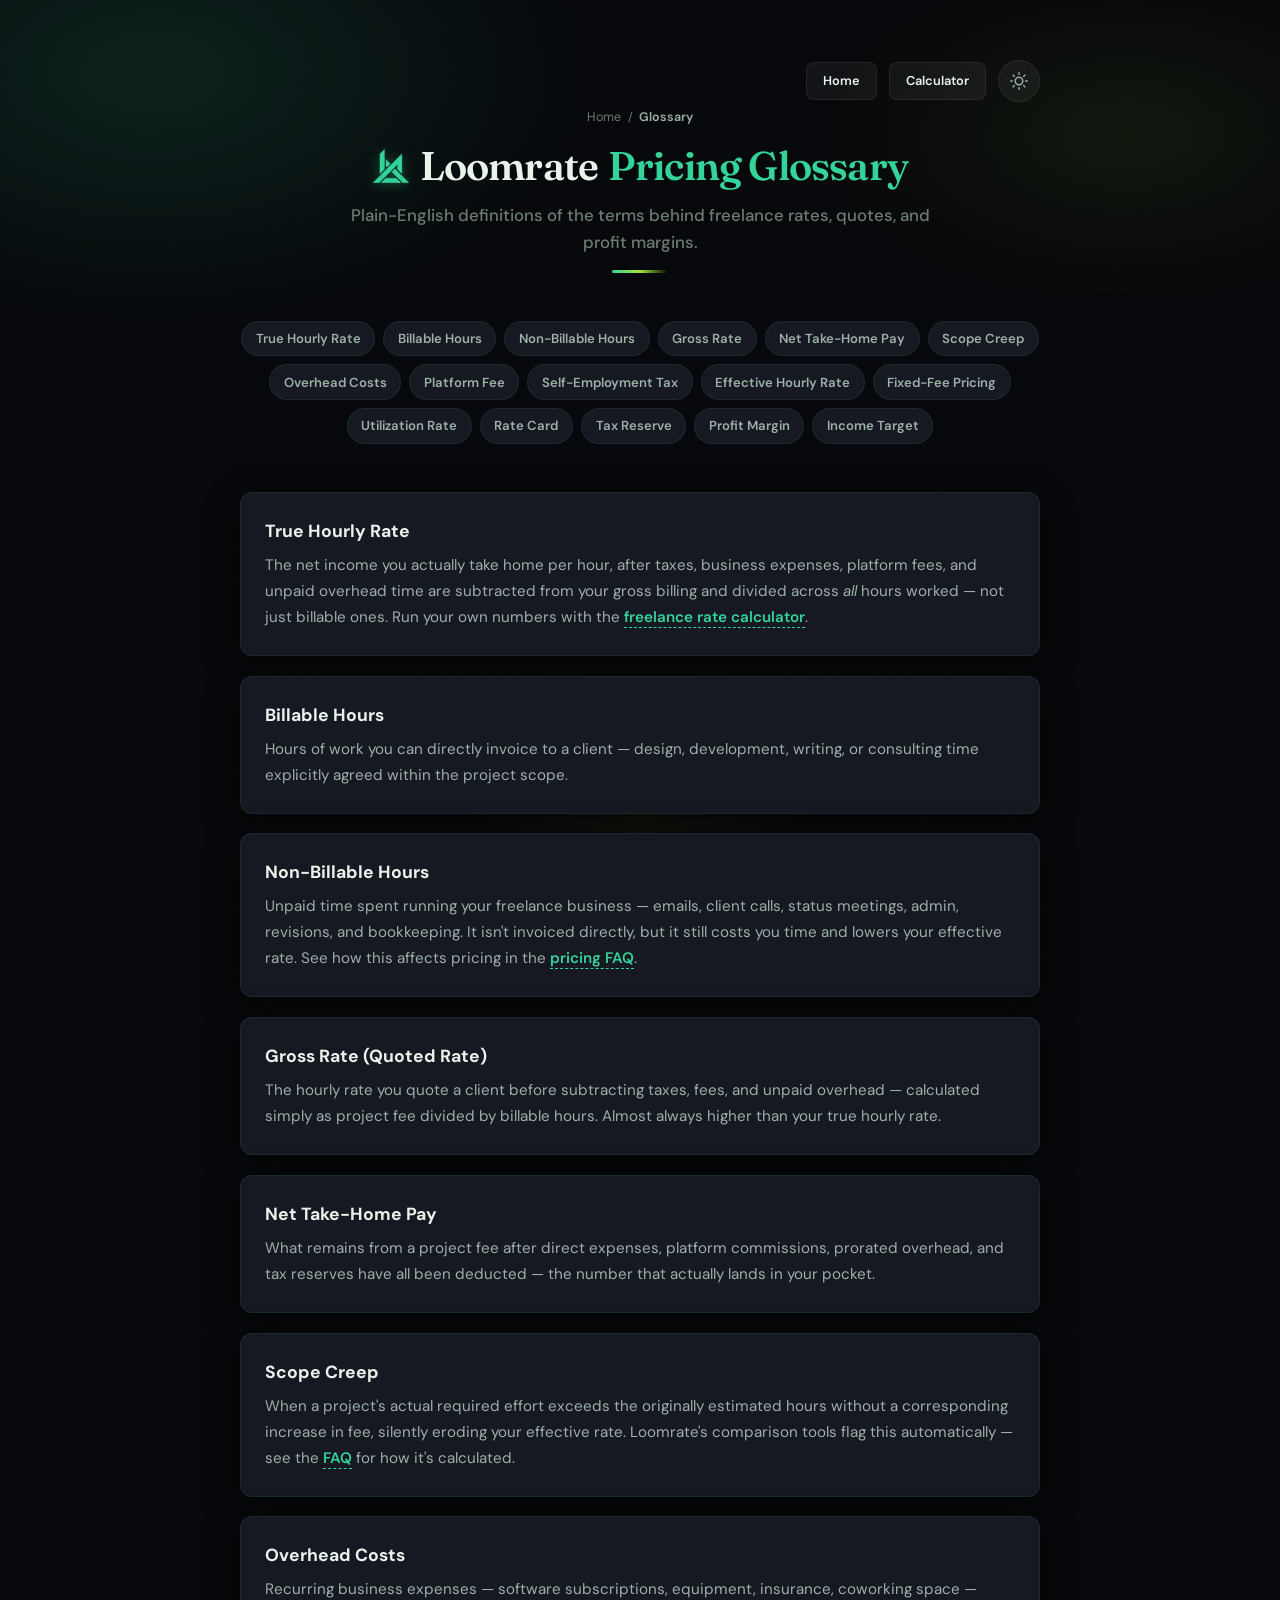
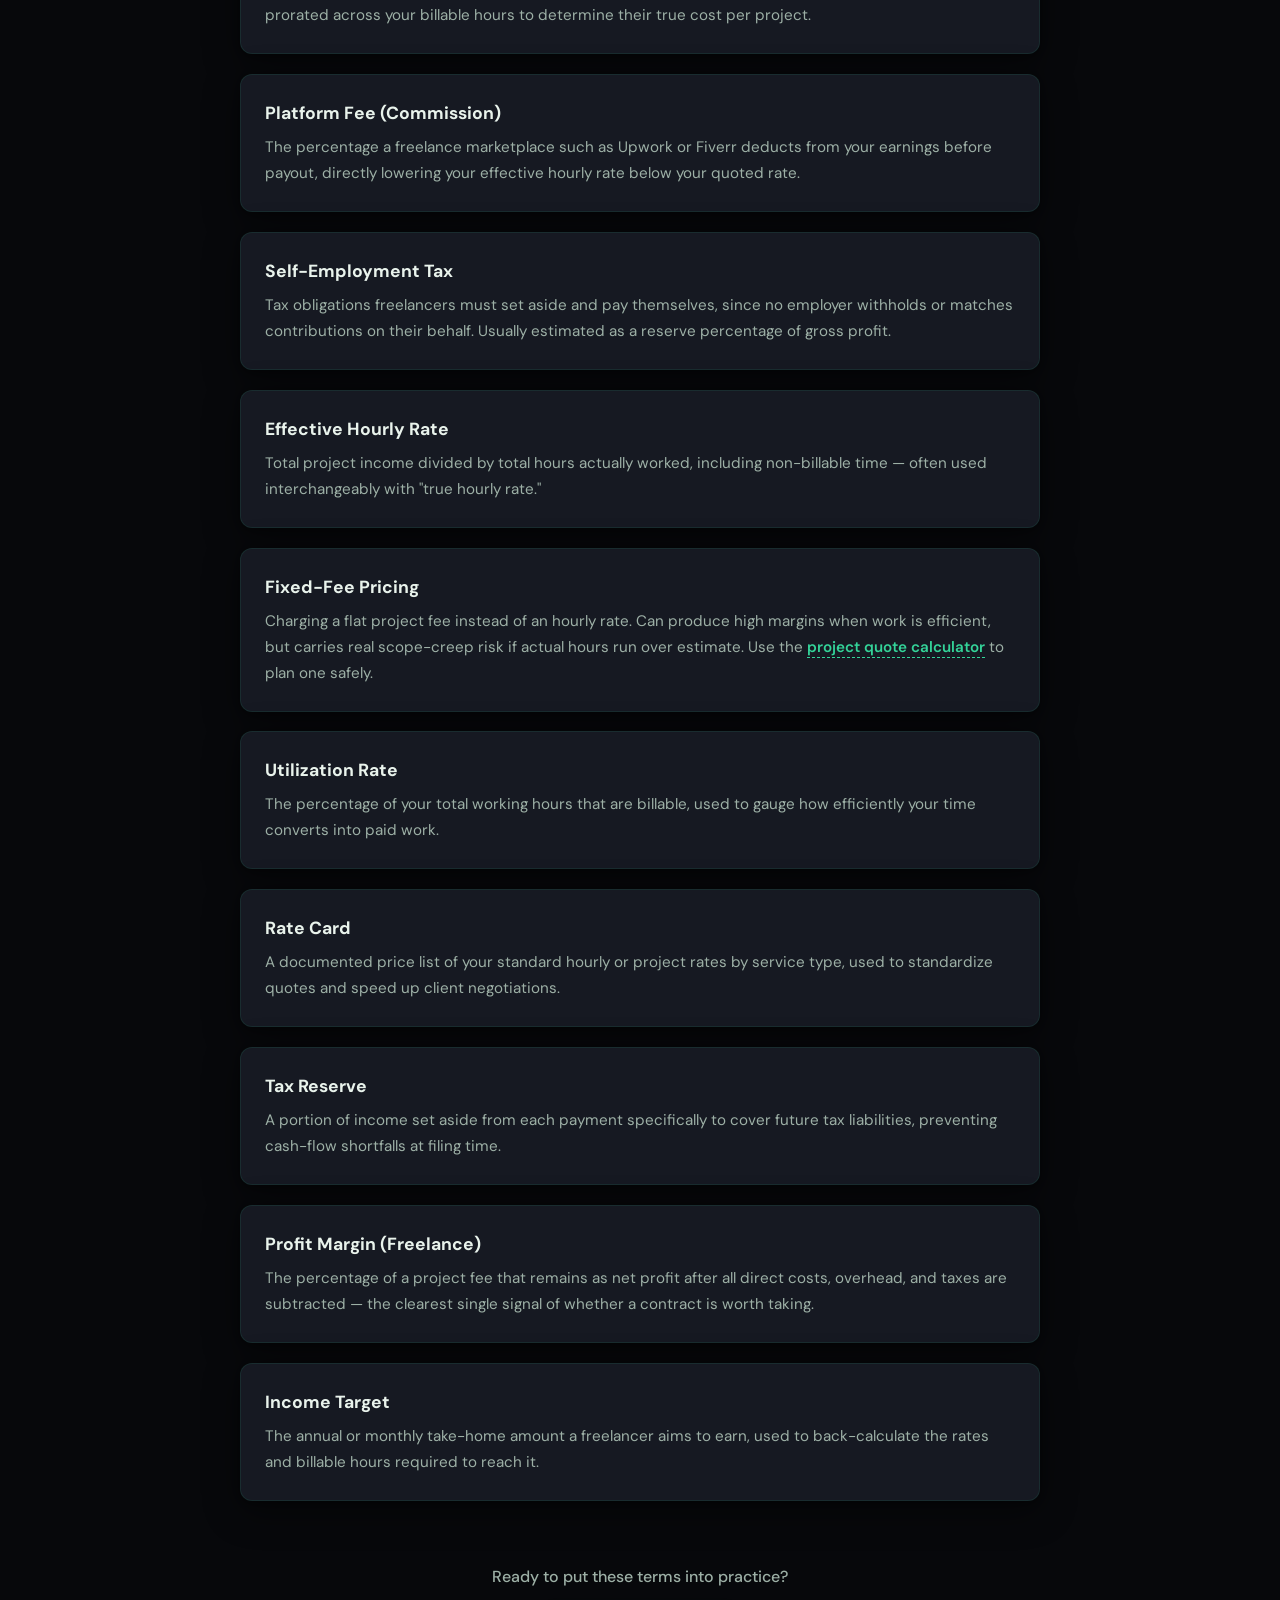
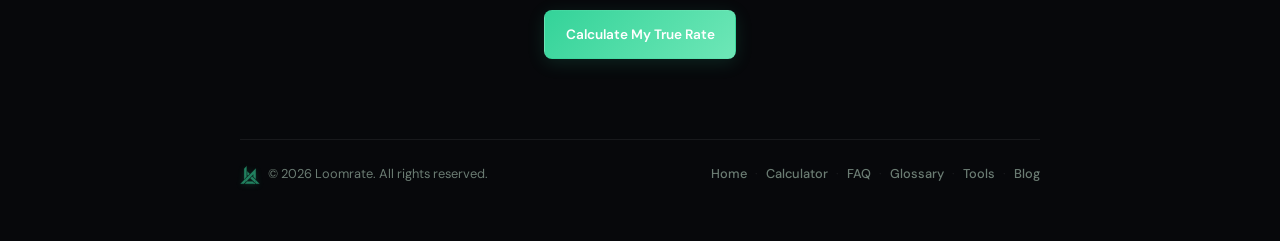
<file: glossary.html>
<!DOCTYPE html>
<html lang="en">

<head>
    <meta charset="UTF-8">
    <meta name="viewport" content="width=device-width, initial-scale=1.0">
    <meta name="theme-color" content="#07080B">
    <title>Freelance Pricing Glossary: Key Terms Explained | Loomrate</title>
    <meta name="description"
        content="Plain-English definitions of freelance pricing terms — true hourly rate, scope creep, billable hours, overhead, self-employment tax, and more.">
    <meta name="robots" content="index, follow">
    <link rel="canonical" href="https://www.loomrate.com/glossary">

    <!-- Open Graph / Facebook -->
    <meta property="og:type" content="website">
    <meta property="og:url" content="https://www.loomrate.com/glossary">
    <meta property="og:title" content="Freelance Pricing Glossary: Key Terms Explained | Loomrate">
    <meta property="og:description" content="Plain-English definitions of freelance pricing terms — true hourly rate, scope creep, billable hours, overhead, self-employment tax, and more.">
    <meta property="og:image" content="https://www.loomrate.com/og-image.png">
    <meta property="og:image:width" content="1200">
    <meta property="og:image:height" content="630">
    <meta property="og:image:type" content="image/png">

    <!-- Twitter -->
    <meta property="twitter:card" content="summary_large_image">
    <meta property="twitter:url" content="https://www.loomrate.com/glossary">
    <meta property="twitter:title" content="Freelance Pricing Glossary: Key Terms Explained | Loomrate">
    <meta property="twitter:description" content="Plain-English definitions of freelance pricing terms — true hourly rate, scope creep, billable hours, overhead, self-employment tax, and more.">
    <meta property="twitter:image" content="https://www.loomrate.com/og-image.png">

    <link rel="preconnect" href="https://fonts.googleapis.com">
    <link rel="preconnect" href="https://fonts.gstatic.com" crossorigin>
    <link
        href="https://fonts.googleapis.com/css2?family=DM+Sans:ital,wght@0,400;0,500;0,600;0,700;1,400&family=Fraunces:opsz,wght@9..144,500;9..144,600;9..144,700&display=swap"
        rel="stylesheet">

    <!-- Favicon settings -->
    <link rel="shortcut icon" href="/favicon.ico?v=3" type="image/x-icon">
    <link rel="icon" href="/favicon.ico?v=3" type="image/x-icon" sizes="any">
    <link rel="icon" type="image/svg+xml" href="/favicons/favicon.svg?v=3">
    <link rel="icon" type="image/png" sizes="32x32" href="/favicons/favicon-32x32.png?v=3">
    <link rel="icon" type="image/png" sizes="16x16" href="/favicons/favicon-16x16.png?v=3">
    <link rel="icon" type="image/png" sizes="48x48" href="/favicons/favicon-48x48.png?v=3">
    <link rel="icon" type="image/png" sizes="96x96" href="/favicons/favicon-96x96.png?v=3">
    <link rel="apple-touch-icon" sizes="180x180" href="/favicons/apple-touch-icon.png?v=3">
    <link rel="manifest" href="/site.webmanifest">

    <!-- JSON-LD Structured Data -->
    <script type="application/ld+json">
    {
      "@context": "https://schema.org",
      "@graph": [
        {
          "@type": "DefinedTermSet",
          "@id": "https://www.loomrate.com/glossary#glossary",
          "name": "Freelance Pricing Glossary",
          "description": "Plain-English definitions of freelance pricing and rate-calculation terms.",
          "isPartOf": { "@id": "https://www.loomrate.com/#website" },
          "hasDefinedTerm": [
            { "@type": "DefinedTerm", "name": "True Hourly Rate", "url": "https://www.loomrate.com/glossary#true-hourly-rate", "description": "The net income you actually take home per hour, after taxes, expenses, platform fees, and unpaid overhead time are subtracted from your gross billing." },
            { "@type": "DefinedTerm", "name": "Billable Hours", "url": "https://www.loomrate.com/glossary#billable-hours", "description": "Hours of work you can directly invoice to a client, such as design, development, writing, or consulting time agreed in the project scope." },
            { "@type": "DefinedTerm", "name": "Non-Billable Hours", "url": "https://www.loomrate.com/glossary#non-billable-hours", "description": "Unpaid time spent running your freelance business — emails, client calls, admin, revisions, and bookkeeping — that isn't directly invoiced but still costs you time." },
            { "@type": "DefinedTerm", "name": "Gross Rate (Quoted Rate)", "url": "https://www.loomrate.com/glossary#gross-rate", "description": "The hourly rate you quote a client before subtracting taxes, fees, and unpaid overhead — calculated as project fee divided by billable hours only." },
            { "@type": "DefinedTerm", "name": "Net Take-Home Pay", "url": "https://www.loomrate.com/glossary#net-take-home-pay", "description": "What remains from a project fee after direct expenses, platform commissions, overhead allocation, and tax reserves have been deducted." },
            { "@type": "DefinedTerm", "name": "Scope Creep", "url": "https://www.loomrate.com/glossary#scope-creep", "description": "When a project's actual required effort exceeds the originally estimated hours without a corresponding increase in fee, silently eroding your effective rate." },
            { "@type": "DefinedTerm", "name": "Overhead Costs", "url": "https://www.loomrate.com/glossary#overhead-costs", "description": "Recurring business expenses — software subscriptions, equipment, insurance — prorated across your billable hours to determine their true cost per project." },
            { "@type": "DefinedTerm", "name": "Platform Fee (Commission)", "url": "https://www.loomrate.com/glossary#platform-fee", "description": "The percentage a freelance marketplace like Upwork or Fiverr deducts from your earnings before payout, directly lowering your effective hourly rate." },
            { "@type": "DefinedTerm", "name": "Self-Employment Tax", "url": "https://www.loomrate.com/glossary#self-employment-tax", "description": "Tax obligations freelancers must set aside themselves, since no employer withholds or matches contributions on their behalf." },
            { "@type": "DefinedTerm", "name": "Effective Hourly Rate", "url": "https://www.loomrate.com/glossary#effective-hourly-rate", "description": "Total project income divided by total hours actually worked, including non-billable time — often used interchangeably with true hourly rate." },
            { "@type": "DefinedTerm", "name": "Fixed-Fee Pricing", "url": "https://www.loomrate.com/glossary#fixed-fee-pricing", "description": "Charging a flat project fee instead of an hourly rate, which can produce high margins but carries scope creep risk if hours run over estimate." },
            { "@type": "DefinedTerm", "name": "Utilization Rate", "url": "https://www.loomrate.com/glossary#utilization-rate", "description": "The percentage of your total working hours that are billable, used to gauge how efficiently your time converts into paid work." },
            { "@type": "DefinedTerm", "name": "Rate Card", "url": "https://www.loomrate.com/glossary#rate-card", "description": "A documented price list of your standard hourly or project rates by service type, used to standardize quotes across clients." },
            { "@type": "DefinedTerm", "name": "Tax Reserve", "url": "https://www.loomrate.com/glossary#tax-reserve", "description": "A portion of income set aside from each payment to cover future tax liabilities, preventing cash-flow shortfalls at filing time." },
            { "@type": "DefinedTerm", "name": "Profit Margin (Freelance)", "url": "https://www.loomrate.com/glossary#profit-margin", "description": "The percentage of a project fee that remains as net profit after all direct costs, overhead, and taxes are subtracted." },
            { "@type": "DefinedTerm", "name": "Income Target", "url": "https://www.loomrate.com/glossary#income-target", "description": "The annual or monthly take-home amount a freelancer aims to earn, used to back-calculate the rates and billable hours required to reach it." }
          ]
        },
        {
          "@type": "BreadcrumbList",
          "itemListElement": [
            { "@type": "ListItem", "position": 1, "name": "Home", "item": "https://www.loomrate.com/" },
            { "@type": "ListItem", "position": 2, "name": "Glossary", "item": "https://www.loomrate.com/glossary" }
          ]
        }
      ]
    }
    </script>

    <!-- SVG grain texture filter (hidden) -->
    <svg style="position:absolute;width:0;height:0" aria-hidden="true">
        <filter id="grain">
            <feTurbulence type="fractalNoise" baseFrequency="0.65" numOctaves="3" stitchTiles="stitch" />
            <feColorMatrix type="saturate" values="0" />
        </filter>
    </svg>

    <style>
        /* =============================================
           LIGHT MODE (default): Parchment & Amber
           ============================================= */
        :root {
            --bg: #f3ede2;
            --card: #fefcf7;
            --card-raised: #ffffff;
            --card-border: rgba(146, 64, 14, 0.09);
            --card-border-hover: rgba(146, 64, 14, 0.22);
            --accent: #92400e;
            --accent-hover: #78350f;
            --accent-dim: rgba(146, 64, 14, 0.08);
            --accent-glow: rgba(146, 64, 14, 0.16);
            --gold: #ca8a04;
            --gold-dim: rgba(202, 138, 4, 0.08);
            --text: #451a03;
            --text-dim: #78350f;
            --text-muted: #836558;
            --border: rgba(120, 53, 15, 0.08);
            --shadow: 0 1px 3px rgba(69, 26, 3, 0.04), 0 4px 16px rgba(69, 26, 3, 0.05);
            --shadow-md: 0 4px 12px rgba(69, 26, 3, 0.06), 0 12px 40px rgba(69, 26, 3, 0.08);
            --gradient-line: linear-gradient(90deg, var(--accent), var(--gold), transparent);

            --bg-glow1: rgba(146, 64, 14, 0.04);
            --bg-glow2: rgba(202, 138, 4, 0.035);
            --bg-glow3: rgba(22, 101, 52, 0.015);

            --toggle-bg: rgba(120, 53, 15, 0.06);
            --toggle-hover: rgba(120, 53, 15, 0.12);
            --sun-display: none;
            --moon-display: inline;

            --grain-opacity: 0.03;
        }

        /* =============================================
           DARK MODE: Midnight Coral
           ============================================= */
        [data-theme="dark"] {
            --bg: #0a0d1a;
            --card: #12162a;
            --card-raised: #181d35;
            --card-border: rgba(249, 115, 22, 0.08);
            --card-border-hover: rgba(249, 115, 22, 0.20);
            --accent: #f97316;
            --accent-hover: #ea580c;
            --accent-dim: rgba(249, 115, 22, 0.12);
            --accent-glow: rgba(249, 115, 22, 0.22);
            --gold: #eab308;
            --gold-dim: rgba(234, 179, 8, 0.10);
            --text: #fef3c7;
            --text-dim: #a8a0b8;
            --text-muted: #7b7894;
            --border: rgba(255, 255, 255, 0.05);
            --shadow: 0 2px 8px rgba(0, 0, 0, 0.3), 0 8px 32px rgba(0, 0, 0, 0.4);
            --shadow-md: 0 4px 16px rgba(0, 0, 0, 0.4), 0 16px 48px rgba(0, 0, 0, 0.5);
            --gradient-line: linear-gradient(90deg, #f97316, #eab308, transparent);

            --bg-glow1: rgba(249, 115, 22, 0.05);
            --bg-glow2: rgba(234, 179, 8, 0.04);
            --bg-glow3: rgba(52, 211, 153, 0.02);

            --toggle-bg: rgba(255, 255, 255, 0.05);
            --toggle-hover: rgba(255, 255, 255, 0.10);
            --sun-display: inline;
            --moon-display: none;

            --grain-opacity: 0.015;
        }

        * {
            box-sizing: border-box;
            margin: 0;
            padding: 0;
        }

        body {
            font-family: 'DM Sans', system-ui, sans-serif;
            background: var(--bg);
            color: var(--text);
            line-height: 1.6;
            -webkit-font-smoothing: antialiased;
            padding: 3.5rem 1.5rem;
            min-height: 100vh;
            position: relative;
            transition: background-color 0.35s ease, color 0.35s ease;
        }

        body::before {
            content: '';
            position: fixed;
            inset: 0;
            background:
                radial-gradient(ellipse 55% 45% at 12% 8%, var(--bg-glow1) 0%, transparent 65%),
                radial-gradient(ellipse 45% 35% at 88% 15%, var(--bg-glow2) 0%, transparent 55%),
                radial-gradient(ellipse 35% 50% at 50% 92%, var(--bg-glow3) 0%, transparent 45%);
            pointer-events: none;
            z-index: 0;
            transition: background 0.35s ease;
        }

        body::after {
            content: '';
            position: fixed;
            inset: 0;
            filter: url(#grain);
            opacity: var(--grain-opacity);
            pointer-events: none;
            z-index: 0;
        }

        .container {
            max-width: 800px;
            margin: 0 auto;
            position: relative;
            z-index: 1;
        }

        /* ---- BREADCRUMB ---- */
        .breadcrumb-nav {
            display: flex;
            align-items: center;
            justify-content: center;
            gap: 0.4rem;
            font-size: 0.78rem;
            color: var(--text-muted);
            margin-bottom: 1rem;
        }

        .breadcrumb-nav a {
            color: var(--text-muted);
            text-decoration: none;
        }

        .breadcrumb-nav a:hover {
            color: var(--accent);
        }

        .breadcrumb-nav [aria-current="page"] {
            color: var(--text-dim);
            font-weight: 600;
        }

        /* ---- HEADER ---- */
        header {
            margin-bottom: 3rem;
            padding-top: 3.25rem;
            text-align: center;
            position: relative;
            animation: slideUp 0.8s cubic-bezier(0.16, 1, 0.3, 1) forwards;
        }

        header h1 {
            font-family: 'Fraunces', 'DM Sans', serif;
            font-weight: 600;
            font-size: 2.5rem;
            color: var(--text);
            letter-spacing: -0.02em;
            line-height: 1.12;
            margin-bottom: 0.5rem;
        }

        header h1 a {
            text-decoration: none;
            color: inherit;
        }

        header h1 span {
            background: linear-gradient(135deg, var(--accent), var(--gold));
            -webkit-background-clip: text;
            -webkit-text-fill-color: transparent;
        }

        header p {
            font-size: 1.05rem;
            color: var(--text-muted);
            font-weight: 500;
            max-width: 600px;
            margin: 0 auto;
        }

        header::after {
            content: '';
            display: block;
            width: 56px;
            height: 3px;
            margin: 0.85rem auto 0;
            background: var(--gradient-line);
            border-radius: 2px;
            opacity: 0;
            transform: scaleX(0);
            animation: growLine 0.6s cubic-bezier(0.16, 1, 0.3, 1) 0.25s forwards;
        }

        /* ---- HEADER ACTIONS & THEME TOGGLE ---- */
        .header-actions {
            position: absolute;
            top: 0.25rem;
            right: 0;
            z-index: 1000;
            display: flex;
            align-items: center;
            gap: 0.75rem;
        }

        .theme-toggle {
            position: relative;
            width: 42px;
            height: 42px;
            border-radius: 50%;
            border: 1px solid var(--border);
            background: var(--toggle-bg);
            color: var(--text-dim);
            cursor: pointer;
            display: flex;
            align-items: center;
            justify-content: center;
            transition: background 0.2s ease, border-color 0.2s ease, color 0.2s ease;
        }

        .theme-toggle:hover {
            background: var(--toggle-hover);
            color: var(--text);
            border-color: var(--card-border-hover);
        }

        .theme-toggle:active {
            transform: scale(0.93);
        }

        .theme-toggle .icon-sun {
            display: var(--sun-display);
        }

        .theme-toggle .icon-moon {
            display: var(--moon-display);
        }

        /* ---- BUTTONS ---- */
        .btn {
            display: inline-flex;
            align-items: center;
            justify-content: center;
            gap: 0.45rem;
            font-family: inherit;
            font-size: 0.85rem;
            font-weight: 600;
            padding: 0.8rem 1.3rem;
            border-radius: 8px;
            cursor: pointer;
            border: 1px solid transparent;
            transition: all 0.15s ease;
            white-space: nowrap;
            text-decoration: none;
        }

        .btn:active {
            transform: scale(0.97);
        }

        .btn-primary {
            background: linear-gradient(135deg, var(--accent), var(--accent-hover));
            color: #fff;
            box-shadow: 0 4px 18px var(--accent-dim);
        }

        .btn-primary:hover {
            box-shadow: 0 6px 24px var(--accent-glow);
            filter: brightness(1.08);
        }

        .btn-secondary {
            background: var(--toggle-bg);
            border-color: var(--border);
            color: var(--text);
        }

        .btn-secondary:hover {
            background: var(--toggle-hover);
            border-color: var(--card-border-hover);
        }

        .btn-sm {
            padding: 0.5rem 1rem;
            font-size: 0.8rem;
        }

        /* ---- A-Z QUICK JUMP ---- */
        .glossary-jump {
            display: flex;
            flex-wrap: wrap;
            gap: 0.5rem;
            justify-content: center;
            margin-bottom: 3rem;
            animation: slideUp 0.8s cubic-bezier(0.16, 1, 0.3, 1) 0.05s forwards;
            opacity: 0;
        }

        .glossary-jump a {
            display: inline-flex;
            align-items: center;
            padding: 0.4rem 0.85rem;
            border-radius: 20px;
            background: var(--card-raised);
            border: 1px solid var(--card-border);
            color: var(--text-dim);
            font-size: 0.82rem;
            font-weight: 600;
            text-decoration: none;
            transition: all 0.2s ease;
        }

        .glossary-jump a:hover {
            border-color: var(--card-border-hover);
            color: var(--accent);
            transform: translateY(-2px);
            box-shadow: var(--shadow);
        }

        /* ---- GLOSSARY LIST ---- */
        .glossary-list {
            display: flex;
            flex-direction: column;
            gap: 1.25rem;
            margin-bottom: 4rem;
            animation: slideUp 0.8s cubic-bezier(0.16, 1, 0.3, 1) 0.1s forwards;
            opacity: 0;
        }

        .glossary-item {
            background: var(--card-raised);
            border: 1px solid var(--card-border);
            border-radius: 12px;
            box-shadow: var(--shadow);
            padding: 1.5rem;
            scroll-margin-top: 5rem;
            transition: all 0.25s cubic-bezier(0.16, 1, 0.3, 1);
        }

        .glossary-item:hover {
            border-color: var(--card-border-hover);
            box-shadow: var(--shadow-md);
            transform: translateY(-2px);
        }

        .glossary-item:target {
            border-color: var(--card-border-hover);
            box-shadow: 0 4px 20px var(--accent-glow);
        }

        .glossary-term {
            font-size: 1.1rem;
            font-weight: 700;
            color: var(--text);
            margin-bottom: 0.5rem;
        }

        .glossary-term a {
            color: var(--text-muted);
            text-decoration: none;
            font-size: 0.85rem;
            font-weight: 500;
            margin-left: 0.5rem;
            opacity: 0;
            transition: opacity 0.2s ease;
        }

        .glossary-item:hover .glossary-term a {
            opacity: 1;
        }

        .glossary-def {
            font-size: 0.95rem;
            color: var(--text-dim);
            line-height: 1.7;
        }

        .glossary-def a {
            color: var(--accent);
            text-decoration: none;
            font-weight: 600;
            border-bottom: 1px dashed var(--accent);
        }

        /* ---- FOOTER ---- */
        .app-footer {
            margin-top: 4rem;
            padding-top: 1.5rem;
            border-top: 1px solid var(--border);
            text-align: center;
            font-size: 0.8rem;
            color: var(--text-muted);
            width: 100%;
            position: relative;
            z-index: 10;
        }

        .footer-content {
            display: flex;
            flex-direction: column;
            align-items: center;
            gap: 0.5rem;
        }

        @media (min-width: 600px) {
            .footer-content {
                flex-direction: row;
                justify-content: space-between;
            }
        }

        .footer-links {
            display: flex;
            align-items: center;
            gap: 0.5rem;
            flex-wrap: wrap;
            justify-content: center;
        }

        .footer-links a {
            color: var(--text-muted);
            text-decoration: none;
            font-weight: 500;
            transition: color 0.2s ease;
        }

        .footer-links a:hover {
            color: var(--accent);
        }

        .footer-links .separator {
            color: var(--border);
            user-select: none;
        }

        /* ---- ANIMATIONS ---- */
        @keyframes slideUp {
            from {
                opacity: 0;
                transform: translateY(20px);
            }

            to {
                opacity: 1;
                transform: translateY(0);
            }
        }

        @keyframes growLine {
            to {
                opacity: 1;
                transform: scaleX(1);
            }
        }

        /* ---- MOBILE LAYOUT FIXES ---- */
        @media (max-width: 640px) {
            .header-actions {
                position: static;
                justify-content: flex-end;
                flex-wrap: wrap;
                margin-bottom: 1.5rem;
            }

            header {
                padding-top: 0;
            }

            header h1 {
                font-size: 1.85rem;
            }
        }

        @media (prefers-reduced-motion: reduce) {
            *, *::before, *::after {
                animation-duration: 0.01ms !important;
                animation-iteration-count: 1 !important;
                transition-duration: 0.01ms !important;
                scroll-behavior: auto !important;
            }
        }
    </style>
    <!-- Loomrate shared enhancement layer -->
    <script>
        /* Apply the saved theme to <html> before first paint to prevent a
           flash of the wrong theme on load. Site default is dark. */
        (function () {
            try {
                document.documentElement.setAttribute('data-theme',
                    localStorage.getItem('fpa_theme') === 'light' ? 'light' : 'dark');
            } catch (e) {
                document.documentElement.setAttribute('data-theme', 'dark');
            }
        })();
    </script>
    <link rel="stylesheet" href="/assets/loomrate-enhance.css">
    <script src="/assets/loomrate-enhance.js" defer></script>
</head>

<body>

    <main class="container">

        <div class="header-actions">
            <a href="/" class="btn btn-secondary btn-sm">Home</a>
            <a href="/calculator" class="btn btn-secondary btn-sm">Calculator</a>
            <button class="theme-toggle" onclick="toggleTheme()" aria-label="Toggle dark mode" title="Toggle dark mode">
                <svg class="icon-moon" xmlns="http://www.w3.org/2000/svg" width="18" height="18" viewBox="0 0 24 24"
                    fill="none" stroke="currentColor" stroke-width="2" stroke-linecap="round" stroke-linejoin="round">
                    <path d="M21 12.79A9 9 0 1 1 11.21 3 7 7 0 0 0 21 12.79z" />
                </svg>
                <svg class="icon-sun" xmlns="http://www.w3.org/2000/svg" width="18" height="18" viewBox="0 0 24 24"
                    fill="none" stroke="currentColor" stroke-width="2" stroke-linecap="round" stroke-linejoin="round">
                    <circle cx="12" cy="12" r="5" />
                    <line x1="12" y1="1" x2="12" y2="3" />
                    <line x1="12" y1="21" x2="12" y2="23" />
                    <line x1="4.22" y1="4.22" x2="5.64" y2="5.64" />
                    <line x1="18.36" y1="18.36" x2="19.78" y2="19.78" />
                    <line x1="1" y1="12" x2="3" y2="12" />
                    <line x1="21" y1="12" x2="23" y2="12" />
                    <line x1="4.22" y1="19.78" x2="5.64" y2="18.36" />
                    <line x1="18.36" y1="5.64" x2="19.78" y2="4.22" />
                </svg>
            </button>
        </div>

        <header>
            <nav class="breadcrumb-nav" aria-label="Breadcrumb">
                <a href="/">Home</a>
                <span aria-hidden="true">/</span>
                <span aria-current="page">Glossary</span>
            </nav>
            <h1>
                <a href="/" style="text-decoration: none; color: inherit; display: inline-flex; align-items: center; gap: 0.6rem;">
                    <img src="/favicons/logo.svg" alt="Loomrate Logo" style="width: 38px; height: 38px; filter: drop-shadow(0 2px 6px var(--accent-glow));">
                    Loomrate <span>Pricing Glossary</span>
                </a>
            </h1>
            <p>Plain-English definitions of the terms behind freelance rates, quotes, and profit margins.</p>
        </header>

        <nav class="glossary-jump" aria-label="Jump to term">
            <a href="#true-hourly-rate">True Hourly Rate</a>
            <a href="#billable-hours">Billable Hours</a>
            <a href="#non-billable-hours">Non-Billable Hours</a>
            <a href="#gross-rate">Gross Rate</a>
            <a href="#net-take-home-pay">Net Take-Home Pay</a>
            <a href="#scope-creep">Scope Creep</a>
            <a href="#overhead-costs">Overhead Costs</a>
            <a href="#platform-fee">Platform Fee</a>
            <a href="#self-employment-tax">Self-Employment Tax</a>
            <a href="#effective-hourly-rate">Effective Hourly Rate</a>
            <a href="#fixed-fee-pricing">Fixed-Fee Pricing</a>
            <a href="#utilization-rate">Utilization Rate</a>
            <a href="#rate-card">Rate Card</a>
            <a href="#tax-reserve">Tax Reserve</a>
            <a href="#profit-margin">Profit Margin</a>
            <a href="#income-target">Income Target</a>
        </nav>

        <div class="glossary-list">

            <div class="glossary-item" id="true-hourly-rate">
                <h2 class="glossary-term">True Hourly Rate<a href="#true-hourly-rate">#</a></h2>
                <p class="glossary-def">The net income you actually take home per hour, after taxes, business expenses, platform fees, and unpaid overhead time are subtracted from your gross billing and divided across <em>all</em> hours worked — not just billable ones. Run your own numbers with the <a href="/calculator">freelance rate calculator</a>.</p>
            </div>

            <div class="glossary-item" id="billable-hours">
                <h2 class="glossary-term">Billable Hours<a href="#billable-hours">#</a></h2>
                <p class="glossary-def">Hours of work you can directly invoice to a client — design, development, writing, or consulting time explicitly agreed within the project scope.</p>
            </div>

            <div class="glossary-item" id="non-billable-hours">
                <h2 class="glossary-term">Non-Billable Hours<a href="#non-billable-hours">#</a></h2>
                <p class="glossary-def">Unpaid time spent running your freelance business — emails, client calls, status meetings, admin, revisions, and bookkeeping. It isn't invoiced directly, but it still costs you time and lowers your effective rate. See how this affects pricing in the <a href="/faq">pricing FAQ</a>.</p>
            </div>

            <div class="glossary-item" id="gross-rate">
                <h2 class="glossary-term">Gross Rate (Quoted Rate)<a href="#gross-rate">#</a></h2>
                <p class="glossary-def">The hourly rate you quote a client before subtracting taxes, fees, and unpaid overhead — calculated simply as project fee divided by billable hours. Almost always higher than your true hourly rate.</p>
            </div>

            <div class="glossary-item" id="net-take-home-pay">
                <h2 class="glossary-term">Net Take-Home Pay<a href="#net-take-home-pay">#</a></h2>
                <p class="glossary-def">What remains from a project fee after direct expenses, platform commissions, prorated overhead, and tax reserves have all been deducted — the number that actually lands in your pocket.</p>
            </div>

            <div class="glossary-item" id="scope-creep">
                <h2 class="glossary-term">Scope Creep<a href="#scope-creep">#</a></h2>
                <p class="glossary-def">When a project's actual required effort exceeds the originally estimated hours without a corresponding increase in fee, silently eroding your effective rate. Loomrate's comparison tools flag this automatically — see the <a href="/faq">FAQ</a> for how it's calculated.</p>
            </div>

            <div class="glossary-item" id="overhead-costs">
                <h2 class="glossary-term">Overhead Costs<a href="#overhead-costs">#</a></h2>
                <p class="glossary-def">Recurring business expenses — software subscriptions, equipment, insurance, coworking space — prorated across your billable hours to determine their true cost per project.</p>
            </div>

            <div class="glossary-item" id="platform-fee">
                <h2 class="glossary-term">Platform Fee (Commission)<a href="#platform-fee">#</a></h2>
                <p class="glossary-def">The percentage a freelance marketplace such as Upwork or Fiverr deducts from your earnings before payout, directly lowering your effective hourly rate below your quoted rate.</p>
            </div>

            <div class="glossary-item" id="self-employment-tax">
                <h2 class="glossary-term">Self-Employment Tax<a href="#self-employment-tax">#</a></h2>
                <p class="glossary-def">Tax obligations freelancers must set aside and pay themselves, since no employer withholds or matches contributions on their behalf. Usually estimated as a reserve percentage of gross profit.</p>
            </div>

            <div class="glossary-item" id="effective-hourly-rate">
                <h2 class="glossary-term">Effective Hourly Rate<a href="#effective-hourly-rate">#</a></h2>
                <p class="glossary-def">Total project income divided by total hours actually worked, including non-billable time — often used interchangeably with "true hourly rate."</p>
            </div>

            <div class="glossary-item" id="fixed-fee-pricing">
                <h2 class="glossary-term">Fixed-Fee Pricing<a href="#fixed-fee-pricing">#</a></h2>
                <p class="glossary-def">Charging a flat project fee instead of an hourly rate. Can produce high margins when work is efficient, but carries real scope-creep risk if actual hours run over estimate. Use the <a href="/calculator">project quote calculator</a> to plan one safely.</p>
            </div>

            <div class="glossary-item" id="utilization-rate">
                <h2 class="glossary-term">Utilization Rate<a href="#utilization-rate">#</a></h2>
                <p class="glossary-def">The percentage of your total working hours that are billable, used to gauge how efficiently your time converts into paid work.</p>
            </div>

            <div class="glossary-item" id="rate-card">
                <h2 class="glossary-term">Rate Card<a href="#rate-card">#</a></h2>
                <p class="glossary-def">A documented price list of your standard hourly or project rates by service type, used to standardize quotes and speed up client negotiations.</p>
            </div>

            <div class="glossary-item" id="tax-reserve">
                <h2 class="glossary-term">Tax Reserve<a href="#tax-reserve">#</a></h2>
                <p class="glossary-def">A portion of income set aside from each payment specifically to cover future tax liabilities, preventing cash-flow shortfalls at filing time.</p>
            </div>

            <div class="glossary-item" id="profit-margin">
                <h2 class="glossary-term">Profit Margin (Freelance)<a href="#profit-margin">#</a></h2>
                <p class="glossary-def">The percentage of a project fee that remains as net profit after all direct costs, overhead, and taxes are subtracted — the clearest single signal of whether a contract is worth taking.</p>
            </div>

            <div class="glossary-item" id="income-target">
                <h2 class="glossary-term">Income Target<a href="#income-target">#</a></h2>
                <p class="glossary-def">The annual or monthly take-home amount a freelancer aims to earn, used to back-calculate the rates and billable hours required to reach it.</p>
            </div>

        </div>

        <div style="text-align: center; margin-bottom: 5rem;">
            <p style="margin-bottom: 1.25rem; font-weight: 500; color: var(--text-dim);">Ready to put these terms into practice?</p>
            <a href="/calculator" class="btn btn-primary btn-giant">Calculate My True Rate</a>
        </div>

        <!-- FOOTER -->
        <footer class="app-footer">
            <div class="footer-content">
                <div style="display: flex; align-items: center; gap: 0.5rem;">
                    <img src="/favicons/logo.svg" alt="Loomrate Logo" style="width: 20px; height: 20px; opacity: 0.6; filter: drop-shadow(0 1px 3px var(--accent-glow));">
                    <p style="margin: 0;">&copy; 2026 Loomrate. All rights reserved.</p>
                </div>
                <div class="footer-links">
                    <a href="/">Home</a>
                    <span class="separator">&middot;</span>
                    <a href="/calculator">Calculator</a>
                    <span class="separator">&middot;</span>
                    <a href="/faq">FAQ</a>
                    <span class="separator">&middot;</span>
                    <a href="/glossary">Glossary</a>
                    <span class="separator">&middot;</span>
                    <a href="/tools">Tools</a>
                    <span class="separator">&middot;</span>
                    <a href="/blog">Blog</a>
                </div>
            </div>
        </footer>
    </main>

    <script>
        function toggleTheme() {
            const isDark = document.documentElement.getAttribute('data-theme') === 'dark';
            document.documentElement.setAttribute('data-theme', isDark ? 'light' : 'dark');
            localStorage.setItem('fpa_theme', isDark ? 'light' : 'dark');
        }
        function loadTheme() {
            const saved = localStorage.getItem('fpa_theme');
            if (saved === 'light') document.documentElement.setAttribute('data-theme', 'light');
        }

        window.addEventListener('DOMContentLoaded', () => {
            loadTheme();
        });
    </script>
</body>

</html>
</file>
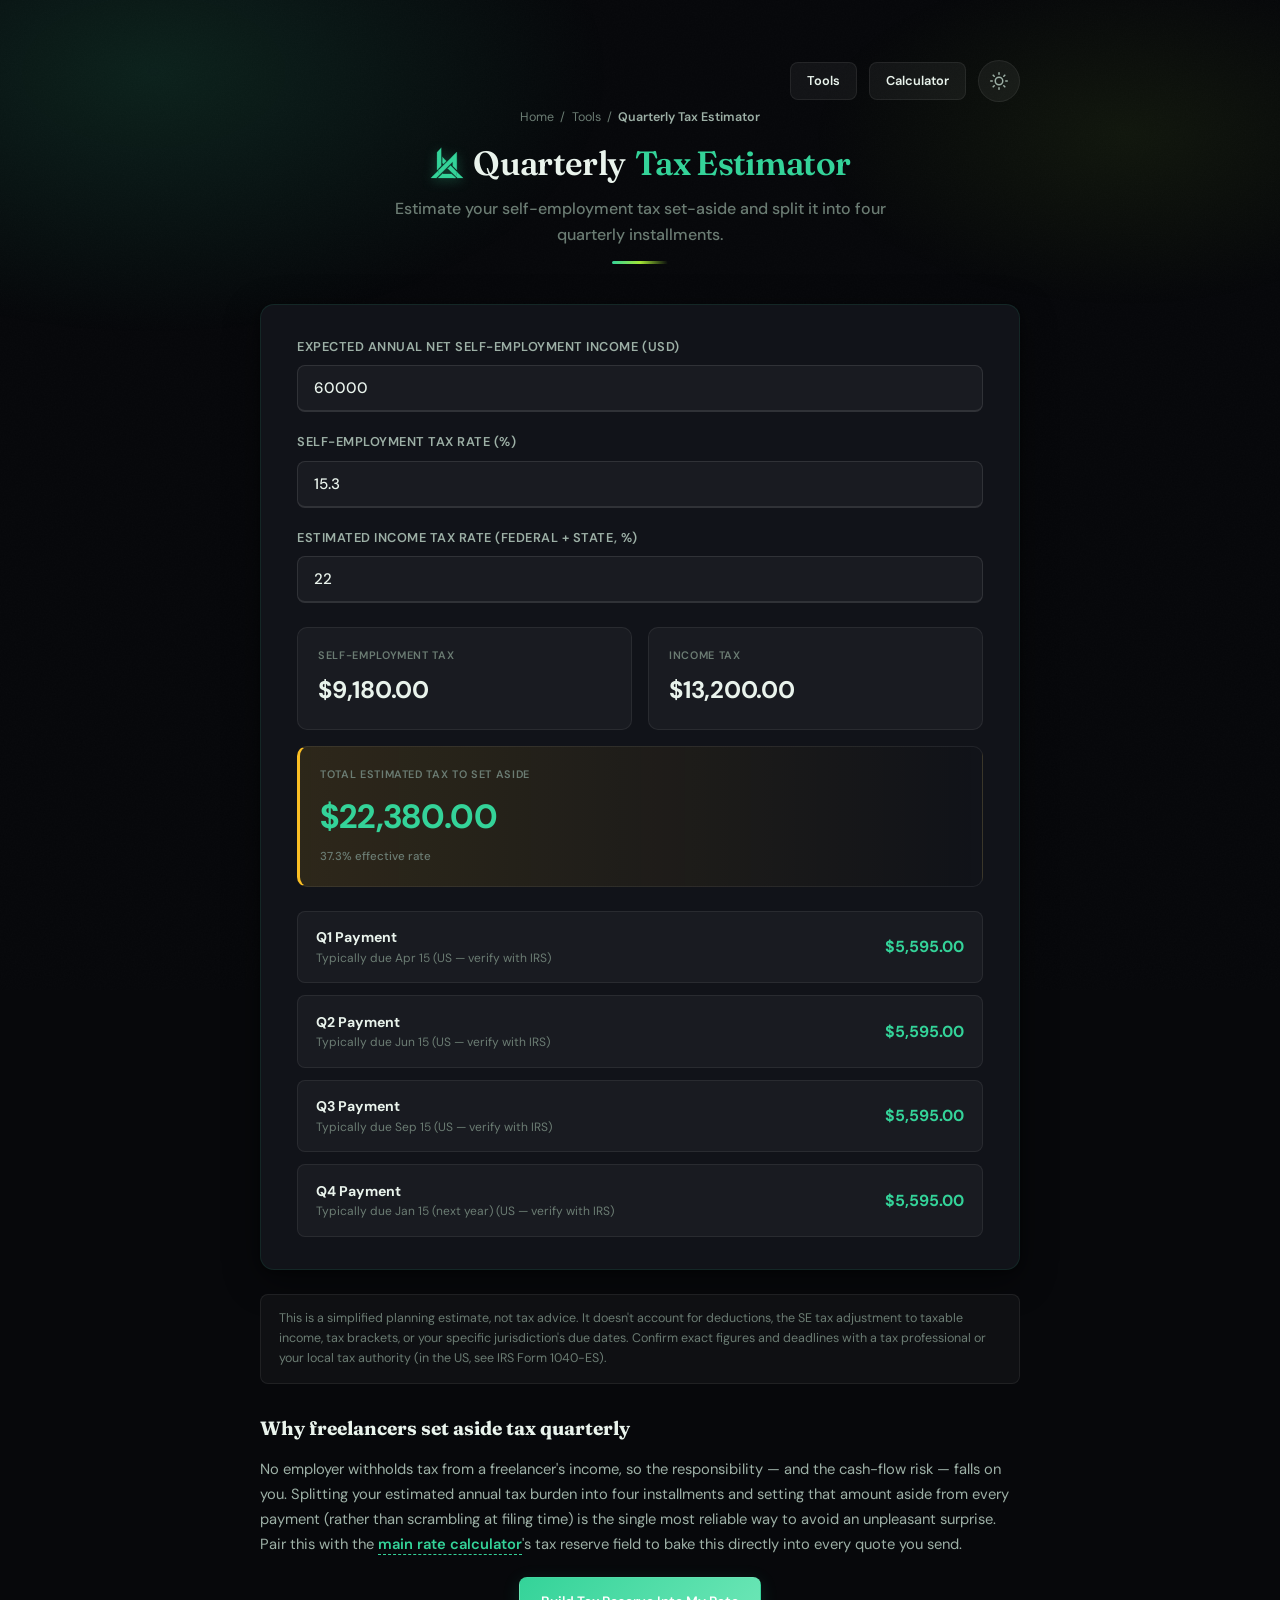
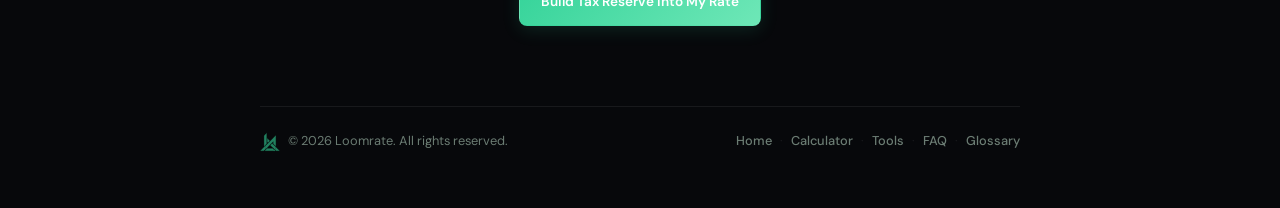
<file: quarterly-tax-estimator.html>
<!DOCTYPE html>
<html lang="en">

<head>
    <meta charset="UTF-8">
    <meta name="viewport" content="width=device-width, initial-scale=1.0">
    <meta name="theme-color" content="#07080B">
    <title>Quarterly Tax Calculator for Freelancers (Free) | Loomrate</title>
    <meta name="description"
        content="Estimate your self-employment tax set-aside and split it into four quarterly installments. Free freelance quarterly tax calculator, no signup.">
    <meta name="robots" content="index, follow">
    <link rel="canonical" href="https://www.loomrate.com/quarterly-tax-estimator">

    <meta property="og:type" content="website">
    <meta property="og:url" content="https://www.loomrate.com/quarterly-tax-estimator">
    <meta property="og:title" content="Quarterly Tax Calculator for Freelancers (Free) | Loomrate">
    <meta property="og:description" content="Estimate your self-employment tax set-aside and split it into four quarterly installments.">
    <meta property="og:image" content="https://www.loomrate.com/og-image.png">
    <meta property="og:image:width" content="1200">
    <meta property="og:image:height" content="630">
    <meta property="og:image:type" content="image/png">

    <meta property="twitter:card" content="summary_large_image">
    <meta property="twitter:url" content="https://www.loomrate.com/quarterly-tax-estimator">
    <meta property="twitter:title" content="Quarterly Tax Calculator for Freelancers (Free) | Loomrate">
    <meta property="twitter:description" content="Estimate your self-employment tax set-aside and split it into four quarterly installments.">
    <meta property="twitter:image" content="https://www.loomrate.com/og-image.png">

    <link rel="preconnect" href="https://fonts.googleapis.com">
    <link rel="preconnect" href="https://fonts.gstatic.com" crossorigin>
    <link href="https://fonts.googleapis.com/css2?family=DM+Sans:ital,wght@0,400;0,500;0,600;0,700;1,400&family=Fraunces:opsz,wght@9..144,500;9..144,600;9..144,700&display=swap" rel="stylesheet">

    <link rel="shortcut icon" href="/favicon.ico?v=3" type="image/x-icon">
    <link rel="icon" href="/favicon.ico?v=3" type="image/x-icon" sizes="any">
    <link rel="icon" type="image/svg+xml" href="/favicons/favicon.svg?v=3">
    <link rel="icon" type="image/png" sizes="32x32" href="/favicons/favicon-32x32.png?v=3">
    <link rel="icon" type="image/png" sizes="16x16" href="/favicons/favicon-16x16.png?v=3">
    <link rel="icon" type="image/png" sizes="48x48" href="/favicons/favicon-48x48.png?v=3">
    <link rel="icon" type="image/png" sizes="96x96" href="/favicons/favicon-96x96.png?v=3">
    <link rel="apple-touch-icon" sizes="180x180" href="/favicons/apple-touch-icon.png?v=3">
    <link rel="manifest" href="/site.webmanifest">

    <script type="application/ld+json">
    {
      "@context": "https://schema.org",
      "@graph": [
        {
          "@type": "WebApplication",
          "@id": "https://www.loomrate.com/quarterly-tax-estimator#app",
          "name": "Quarterly Estimated Tax Calculator",
          "url": "https://www.loomrate.com/quarterly-tax-estimator",
          "applicationCategory": "BusinessApplication",
          "operatingSystem": "Any (Web Browser)",
          "isPartOf": { "@id": "https://www.loomrate.com/#website" },
          "offers": { "@type": "Offer", "price": "0", "priceCurrency": "USD" }
        },
        {
          "@type": "BreadcrumbList",
          "itemListElement": [
            { "@type": "ListItem", "position": 1, "name": "Home", "item": "https://www.loomrate.com/" },
            { "@type": "ListItem", "position": 2, "name": "Tools", "item": "https://www.loomrate.com/tools" },
            { "@type": "ListItem", "position": 3, "name": "Quarterly Tax Estimator", "item": "https://www.loomrate.com/quarterly-tax-estimator" }
          ]
        }
      ]
    }
    </script>

    <svg style="position:absolute;width:0;height:0" aria-hidden="true">
        <filter id="grain"><feTurbulence type="fractalNoise" baseFrequency="0.65" numOctaves="3" stitchTiles="stitch" /><feColorMatrix type="saturate" values="0" /></filter>
    </svg>

    <style>
        :root {
            --bg: #f3ede2; --card: #fefcf7; --card-raised: #ffffff; --card-border: rgba(146, 64, 14, 0.09);
            --card-border-hover: rgba(146, 64, 14, 0.22); --accent: #92400e; --accent-hover: #78350f;
            --accent-dim: rgba(146, 64, 14, 0.08); --accent-glow: rgba(146, 64, 14, 0.16); --gold: #ca8a04;
            --gold-dim: rgba(202, 138, 4, 0.08); --text: #451a03; --text-dim: #78350f; --text-muted: #836558;
            --border: rgba(120, 53, 15, 0.08); --shadow: 0 1px 3px rgba(69, 26, 3, 0.04), 0 4px 16px rgba(69, 26, 3, 0.05);
            --shadow-md: 0 4px 12px rgba(69, 26, 3, 0.06), 0 12px 40px rgba(69, 26, 3, 0.08);
            --gradient-line: linear-gradient(90deg, var(--accent), var(--gold), transparent);
            --bg-glow1: rgba(146, 64, 14, 0.04); --bg-glow2: rgba(202, 138, 4, 0.035); --bg-glow3: rgba(22, 101, 52, 0.015);
            --toggle-bg: rgba(120, 53, 15, 0.06); --toggle-hover: rgba(120, 53, 15, 0.12);
            --sun-display: none; --moon-display: inline; --grain-opacity: 0.03;
            --input-bg: #faf5eb; --input-border: rgba(120, 53, 15, 0.12);
        }

        [data-theme="dark"] {
            --bg: #0a0d1a; --card: #12162a; --card-raised: #181d35; --card-border: rgba(249, 115, 22, 0.08);
            --card-border-hover: rgba(249, 115, 22, 0.20); --accent: #f97316; --accent-hover: #ea580c;
            --accent-dim: rgba(249, 115, 22, 0.12); --accent-glow: rgba(249, 115, 22, 0.22); --gold: #eab308;
            --gold-dim: rgba(234, 179, 8, 0.10); --text: #fef3c7; --text-dim: #a8a0b8; --text-muted: #7b7894;
            --border: rgba(255, 255, 255, 0.05); --shadow: 0 2px 8px rgba(0, 0, 0, 0.3), 0 8px 32px rgba(0, 0, 0, 0.4);
            --shadow-md: 0 4px 16px rgba(0, 0, 0, 0.4), 0 16px 48px rgba(0, 0, 0, 0.5);
            --gradient-line: linear-gradient(90deg, #f97316, #eab308, transparent);
            --bg-glow1: rgba(249, 115, 22, 0.05); --bg-glow2: rgba(234, 179, 8, 0.04); --bg-glow3: rgba(52, 211, 153, 0.02);
            --toggle-bg: rgba(255, 255, 255, 0.05); --toggle-hover: rgba(255, 255, 255, 0.10);
            --sun-display: inline; --moon-display: none; --grain-opacity: 0.015;
            --input-bg: rgba(8, 10, 22, 0.65); --input-border: rgba(255, 255, 255, 0.07);
        }

        * { box-sizing: border-box; margin: 0; padding: 0; }

        body { font-family: 'DM Sans', system-ui, sans-serif; background: var(--bg); color: var(--text); line-height: 1.6; -webkit-font-smoothing: antialiased; padding: 3.5rem 1.5rem; min-height: 100vh; position: relative; transition: background-color 0.35s ease, color 0.35s ease; }
        body::before { content: ''; position: fixed; inset: 0; background: radial-gradient(ellipse 55% 45% at 12% 8%, var(--bg-glow1) 0%, transparent 65%), radial-gradient(ellipse 45% 35% at 88% 15%, var(--bg-glow2) 0%, transparent 55%), radial-gradient(ellipse 35% 50% at 50% 92%, var(--bg-glow3) 0%, transparent 45%); pointer-events: none; z-index: 0; transition: background 0.35s ease; }
        body::after { content: ''; position: fixed; inset: 0; filter: url(#grain); opacity: var(--grain-opacity); pointer-events: none; z-index: 0; }

        .container { max-width: 760px; margin: 0 auto; position: relative; z-index: 1; }

        .breadcrumb-nav { display: flex; align-items: center; justify-content: center; gap: 0.4rem; font-size: 0.78rem; color: var(--text-muted); margin-bottom: 1rem; flex-wrap: wrap; }
        .breadcrumb-nav a { color: var(--text-muted); text-decoration: none; }
        .breadcrumb-nav a:hover { color: var(--accent); }
        .breadcrumb-nav [aria-current="page"] { color: var(--text-dim); font-weight: 600; }

        header { margin-bottom: 2.5rem; padding-top: 3.25rem; text-align: center; position: relative; animation: slideUp 0.8s cubic-bezier(0.16, 1, 0.3, 1) forwards; }
        header h1 { font-family: 'Fraunces', 'DM Sans', serif; font-weight: 600; font-size: 2.1rem; color: var(--text); letter-spacing: -0.02em; line-height: 1.15; margin-bottom: 0.5rem; }
        header h1 a { text-decoration: none; color: inherit; }
        header h1 span { background: linear-gradient(135deg, var(--accent), var(--gold)); -webkit-background-clip: text; -webkit-text-fill-color: transparent; }
        header p { font-size: 1rem; color: var(--text-muted); font-weight: 500; max-width: 560px; margin: 0 auto; }
        header::after { content: ''; display: block; width: 56px; height: 3px; margin: 0.85rem auto 0; background: var(--gradient-line); border-radius: 2px; opacity: 0; transform: scaleX(0); animation: growLine 0.6s cubic-bezier(0.16, 1, 0.3, 1) 0.25s forwards; }

        .header-actions { position: absolute; top: 0.25rem; right: 0; z-index: 1000; display: flex; align-items: center; gap: 0.75rem; }
        .theme-toggle { position: relative; width: 42px; height: 42px; border-radius: 50%; border: 1px solid var(--border); background: var(--toggle-bg); color: var(--text-dim); cursor: pointer; display: flex; align-items: center; justify-content: center; transition: background 0.2s ease, border-color 0.2s ease, color 0.2s ease; }
        .theme-toggle:hover { background: var(--toggle-hover); color: var(--text); border-color: var(--card-border-hover); }
        .theme-toggle:active { transform: scale(0.93); }
        .theme-toggle .icon-sun { display: var(--sun-display); }
        .theme-toggle .icon-moon { display: var(--moon-display); }

        .btn { display: inline-flex; align-items: center; justify-content: center; gap: 0.45rem; font-family: inherit; font-size: 0.85rem; font-weight: 600; padding: 0.8rem 1.3rem; border-radius: 8px; cursor: pointer; border: 1px solid transparent; transition: all 0.15s ease; white-space: nowrap; text-decoration: none; }
        .btn:active { transform: scale(0.97); }
        .btn-primary { background: linear-gradient(135deg, var(--accent), var(--accent-hover)); color: #fff; box-shadow: 0 4px 18px var(--accent-dim); }
        .btn-primary:hover { box-shadow: 0 6px 24px var(--accent-glow); filter: brightness(1.08); }
        .btn-secondary { background: var(--toggle-bg); border-color: var(--border); color: var(--text); }
        .btn-secondary:hover { background: var(--toggle-hover); border-color: var(--card-border-hover); }
        .btn-sm { padding: 0.5rem 1rem; font-size: 0.8rem; }

        .card { background: var(--card); border-radius: 14px; border: 1px solid var(--card-border); padding: 2rem 2.25rem; box-shadow: var(--shadow); margin-bottom: 1.5rem; }

        .input-group { margin-bottom: 1.25rem; }
        .input-group label { display: flex; align-items: center; gap: 0.45rem; font-size: 0.8rem; font-weight: 600; color: var(--text-dim); margin-bottom: 0.5rem; text-transform: uppercase; letter-spacing: 0.04em; }
        .input-control { width: 100%; padding: 0.75rem 1rem; font-size: 0.95rem; font-family: inherit; font-weight: 500; color: var(--text); background: var(--input-bg); border: 1px solid var(--input-border); border-bottom: 2px solid var(--input-border); border-radius: 8px; transition: border-color 0.2s ease; }
        .input-control:focus { outline: none; border-color: var(--accent); }

        .outputs-subgrid { display: grid; grid-template-columns: 1fr; gap: 1rem; margin-top: 1.5rem; }
        @media (min-width: 560px) { .outputs-subgrid { grid-template-columns: 1fr 1fr; } }
        .output-card { border: 1px solid var(--border); border-radius: 10px; padding: 1.2rem 1.25rem; background: var(--input-bg); }
        .output-card.featured { grid-column: 1 / -1; border-left: 3px solid var(--gold); background: linear-gradient(to right, var(--gold-dim), transparent); }
        .output-card-label { font-size: 0.68rem; font-weight: 600; text-transform: uppercase; letter-spacing: 0.06em; color: var(--text-muted); margin-bottom: 0.4rem; }
        .output-card-value { font-size: 1.5rem; font-weight: 700; color: var(--text); letter-spacing: -0.01em; }
        .output-card.featured .output-card-value { font-size: 2.1rem; color: var(--accent); }
        .output-card-sublabel { font-size: 0.72rem; color: var(--text-muted); margin-top: 0.3rem; font-weight: 500; }

        .quarter-list { display: flex; flex-direction: column; gap: 0.75rem; margin-top: 1.5rem; }
        .quarter-row { display: flex; justify-content: space-between; align-items: center; padding: 0.9rem 1.1rem; background: var(--input-bg); border: 1px solid var(--border); border-radius: 8px; }
        .quarter-row .q-name { font-weight: 700; font-size: 0.88rem; color: var(--text); }
        .quarter-row .q-date { font-size: 0.75rem; color: var(--text-muted); }
        .quarter-row .q-amount { font-weight: 700; font-size: 1rem; color: var(--accent); }

        .explainer { font-size: 0.92rem; color: var(--text-dim); line-height: 1.7; margin-bottom: 1.25rem; }
        .explainer a { color: var(--accent); text-decoration: none; font-weight: 600; border-bottom: 1px dashed var(--accent); }
        .explainer h2 { font-size: 1.2rem; color: var(--text); margin: 1.75rem 0 0.75rem; font-family: 'Fraunces', serif; }
        .disclaimer { font-size: 0.78rem; color: var(--text-muted); background: var(--input-bg); border: 1px solid var(--border); border-radius: 8px; padding: 0.9rem 1.1rem; margin-top: 1.25rem; }

        .app-footer { margin-top: 4rem; padding-top: 1.5rem; border-top: 1px solid var(--border); text-align: center; font-size: 0.8rem; color: var(--text-muted); }
        .footer-content { display: flex; flex-direction: column; align-items: center; gap: 0.5rem; }
        @media (min-width: 600px) { .footer-content { flex-direction: row; justify-content: space-between; } }
        .footer-links { display: flex; align-items: center; gap: 0.5rem; flex-wrap: wrap; justify-content: center; }
        .footer-links a { color: var(--text-muted); text-decoration: none; font-weight: 500; }
        .footer-links a:hover { color: var(--accent); }
        .footer-links .separator { color: var(--border); user-select: none; }

        @keyframes slideUp { from { opacity: 0; transform: translateY(20px); } to { opacity: 1; transform: translateY(0); } }
        @keyframes growLine { to { opacity: 1; transform: scaleX(1); } }

        @media (max-width: 640px) {
            .header-actions { position: static; justify-content: flex-end; flex-wrap: wrap; margin-bottom: 1.5rem; }
            header { padding-top: 0; }
            header h1 { font-size: 1.6rem; }
        }
        @media (prefers-reduced-motion: reduce) { *, *::before, *::after { animation-duration: 0.01ms !important; animation-iteration-count: 1 !important; transition-duration: 0.01ms !important; scroll-behavior: auto !important; } }
    </style>
    <!-- Loomrate shared enhancement layer -->
    <script>
        /* Apply the saved theme to <html> before first paint to prevent a
           flash of the wrong theme on load. Site default is dark. */
        (function () {
            try {
                document.documentElement.setAttribute('data-theme',
                    localStorage.getItem('fpa_theme') === 'light' ? 'light' : 'dark');
            } catch (e) {
                document.documentElement.setAttribute('data-theme', 'dark');
            }
        })();
    </script>
    <link rel="stylesheet" href="/assets/loomrate-enhance.css">
    <script src="/assets/loomrate-enhance.js" defer></script>
</head>

<body>

    <main class="container">

        <div class="header-actions">
            <a href="/tools" class="btn btn-secondary btn-sm">Tools</a>
            <a href="/calculator" class="btn btn-secondary btn-sm">Calculator</a>
            <button class="theme-toggle" onclick="toggleTheme()" aria-label="Toggle dark mode" title="Toggle dark mode">
                <svg class="icon-moon" xmlns="http://www.w3.org/2000/svg" width="18" height="18" viewBox="0 0 24 24" fill="none" stroke="currentColor" stroke-width="2" stroke-linecap="round" stroke-linejoin="round"><path d="M21 12.79A9 9 0 1 1 11.21 3 7 7 0 0 0 21 12.79z" /></svg>
                <svg class="icon-sun" xmlns="http://www.w3.org/2000/svg" width="18" height="18" viewBox="0 0 24 24" fill="none" stroke="currentColor" stroke-width="2" stroke-linecap="round" stroke-linejoin="round"><circle cx="12" cy="12" r="5" /><line x1="12" y1="1" x2="12" y2="3" /><line x1="12" y1="21" x2="12" y2="23" /><line x1="4.22" y1="4.22" x2="5.64" y2="5.64" /><line x1="18.36" y1="18.36" x2="19.78" y2="19.78" /><line x1="1" y1="12" x2="3" y2="12" /><line x1="21" y1="12" x2="23" y2="12" /><line x1="4.22" y1="19.78" x2="5.64" y2="18.36" /><line x1="18.36" y1="5.64" x2="19.78" y2="4.22" /></svg>
            </button>
        </div>

        <header>
            <nav class="breadcrumb-nav" aria-label="Breadcrumb">
                <a href="/">Home</a><span aria-hidden="true">/</span>
                <a href="/tools">Tools</a><span aria-hidden="true">/</span>
                <span aria-current="page">Quarterly Tax Estimator</span>
            </nav>
            <h1>
                <a href="/" style="text-decoration: none; color: inherit; display: inline-flex; align-items: center; gap: 0.6rem;">
                    <img src="/favicons/logo.svg" alt="Loomrate Logo" style="width: 34px; height: 34px; filter: drop-shadow(0 2px 6px var(--accent-glow));">
                    Quarterly <span>Tax Estimator</span>
                </a>
            </h1>
            <p>Estimate your self-employment tax set-aside and split it into four quarterly installments.</p>
        </header>

        <div class="card">
            <div class="input-group">
                <label for="net_income">Expected Annual Net Self-Employment Income (USD)</label>
                <input type="number" id="net_income" class="input-control" value="60000" min="0" step="any" oninput="render()">
            </div>
            <div class="input-group">
                <label for="se_tax_rate">Self-Employment Tax Rate (%)</label>
                <input type="number" id="se_tax_rate" class="input-control" value="15.3" min="0" max="60" step="any" oninput="render()">
            </div>
            <div class="input-group">
                <label for="income_tax_rate">Estimated Income Tax Rate (federal + state, %)</label>
                <input type="number" id="income_tax_rate" class="input-control" value="22" min="0" max="60" step="any" oninput="render()">
            </div>

            <div class="outputs-subgrid">
                <div class="output-card">
                    <div class="output-card-label">Self-Employment Tax</div>
                    <div class="output-card-value" id="out_se_tax">$0</div>
                </div>
                <div class="output-card">
                    <div class="output-card-label">Income Tax</div>
                    <div class="output-card-value" id="out_income_tax">$0</div>
                </div>
                <div class="output-card featured">
                    <div class="output-card-label">Total Estimated Tax to Set Aside</div>
                    <div class="output-card-value" id="out_total_tax">$0</div>
                    <div class="output-card-sublabel" id="out_effective_rate"></div>
                </div>
            </div>

            <div class="quarter-list" id="quarter_list"></div>
        </div>

        <div class="disclaimer">This is a simplified planning estimate, not tax advice. It doesn't account for deductions, the SE tax adjustment to taxable income, tax brackets, or your specific jurisdiction's due dates. Confirm exact figures and deadlines with a tax professional or your local tax authority (in the US, see IRS Form 1040-ES).</div>

        <div class="explainer">
            <h2>Why freelancers set aside tax quarterly</h2>
            <p>No employer withholds tax from a freelancer's income, so the responsibility — and the cash-flow risk — falls on you. Splitting your estimated annual tax burden into four installments and setting that amount aside from every payment (rather than scrambling at filing time) is the single most reliable way to avoid an unpleasant surprise. Pair this with the <a href="/calculator">main rate calculator</a>'s tax reserve field to bake this directly into every quote you send.</p>
        </div>

        <div style="text-align: center; margin-bottom: 5rem;">
            <a href="/calculator" class="btn btn-primary">Build Tax Reserve Into My Rate</a>
        </div>

        <footer class="app-footer">
            <div class="footer-content">
                <div style="display: flex; align-items: center; gap: 0.5rem;">
                    <img src="/favicons/logo.svg" alt="Loomrate Logo" style="width: 20px; height: 20px; opacity: 0.6;">
                    <p style="margin: 0;">&copy; 2026 Loomrate. All rights reserved.</p>
                </div>
                <div class="footer-links">
                    <a href="/">Home</a><span class="separator">&middot;</span>
                    <a href="/calculator">Calculator</a><span class="separator">&middot;</span>
                    <a href="/tools">Tools</a><span class="separator">&middot;</span>
                    <a href="/faq">FAQ</a><span class="separator">&middot;</span>
                    <a href="/glossary">Glossary</a>
                </div>
            </div>
        </footer>
    </main>

    <script>
        function render() {
            const fmt = n => new Intl.NumberFormat('en-US', { style: 'currency', currency: 'USD', maximumFractionDigits: 2 }).format(n || 0);

            const netIncome = parseFloat(document.getElementById('net_income').value) || 0;
            const seTaxRate = (parseFloat(document.getElementById('se_tax_rate').value) || 0) / 100;
            const incomeTaxRate = (parseFloat(document.getElementById('income_tax_rate').value) || 0) / 100;

            const seTax = netIncome * seTaxRate;
            const incomeTax = netIncome * incomeTaxRate;
            const totalTax = seTax + incomeTax;
            const quarterly = totalTax / 4;

            document.getElementById('out_se_tax').innerText = fmt(seTax);
            document.getElementById('out_income_tax').innerText = fmt(incomeTax);
            document.getElementById('out_total_tax').innerText = fmt(totalTax);
            document.getElementById('out_effective_rate').innerText = netIncome > 0 ? `${((totalTax / netIncome) * 100).toFixed(1)}% effective rate` : '';

            const quarters = [
                { name: 'Q1', due: 'Apr 15' },
                { name: 'Q2', due: 'Jun 15' },
                { name: 'Q3', due: 'Sep 15' },
                { name: 'Q4', due: 'Jan 15 (next year)' }
            ];
            const list = document.getElementById('quarter_list');
            list.innerHTML = quarters.map(q => `
                <div class="quarter-row">
                    <div>
                        <div class="q-name">${q.name} Payment</div>
                        <div class="q-date">Typically due ${q.due} (US — verify with IRS)</div>
                    </div>
                    <div class="q-amount">${fmt(quarterly)}</div>
                </div>
            `).join('');
        }

        function toggleTheme() {
            const isDark = document.documentElement.getAttribute('data-theme') === 'dark';
            document.documentElement.setAttribute('data-theme', isDark ? 'light' : 'dark');
            localStorage.setItem('fpa_theme', isDark ? 'light' : 'dark');
        }
        function loadTheme() {
            const saved = localStorage.getItem('fpa_theme');
            if (saved === 'light') document.documentElement.setAttribute('data-theme', 'light');
        }

        window.addEventListener('DOMContentLoaded', () => { loadTheme(); render(); });
    </script>
</body>

</html>
</file>
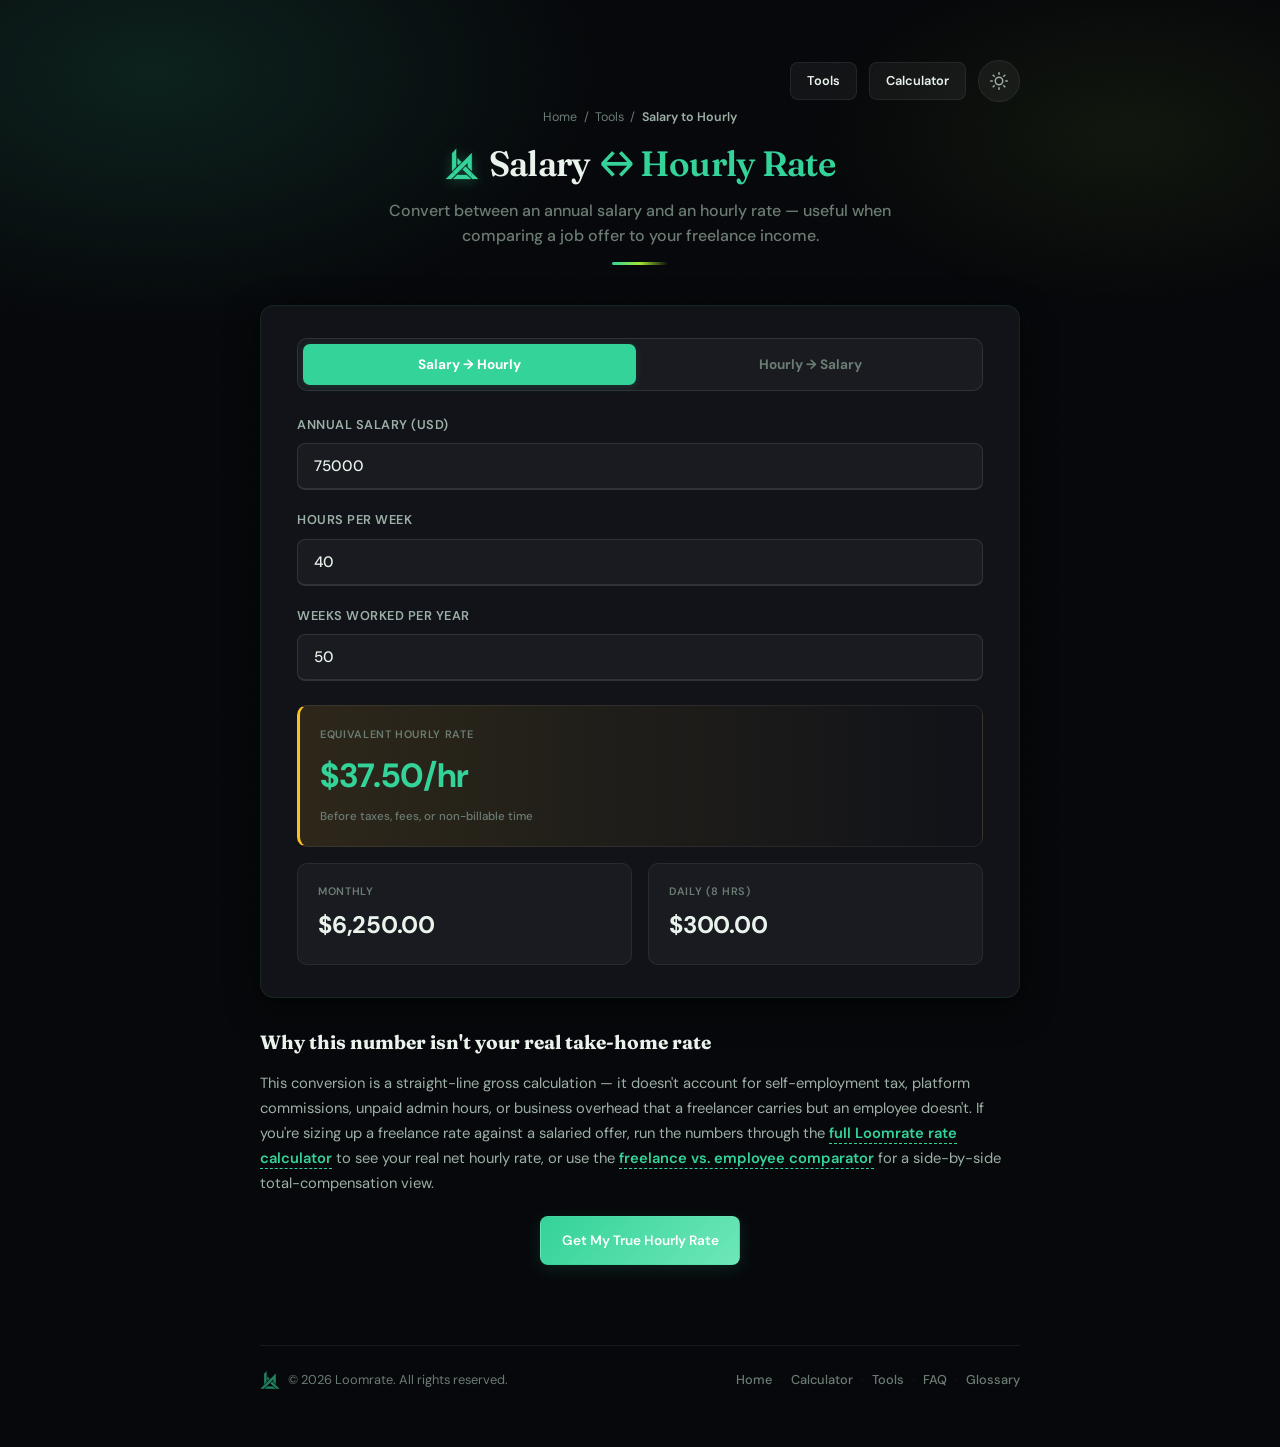
<file: salary-to-hourly.html>
<!DOCTYPE html>
<html lang="en">

<head>
    <meta charset="UTF-8">
    <meta name="viewport" content="width=device-width, initial-scale=1.0">
    <meta name="theme-color" content="#07080B">
    <title>Salary to Hourly Rate Calculator (Free) | Loomrate</title>
    <meta name="description"
        content="Convert an annual salary to an hourly rate, or an hourly rate to a yearly salary, in seconds. Free, no signup — built for freelancers comparing job offers.">
    <meta name="robots" content="index, follow">
    <link rel="canonical" href="https://www.loomrate.com/salary-to-hourly">

    <meta property="og:type" content="website">
    <meta property="og:url" content="https://www.loomrate.com/salary-to-hourly">
    <meta property="og:title" content="Salary to Hourly Rate Calculator (Free) | Loomrate">
    <meta property="og:description" content="Convert an annual salary to an hourly rate, or an hourly rate to a yearly salary, in seconds. Free, no signup required.">
    <meta property="og:image" content="https://www.loomrate.com/og-image.png">
    <meta property="og:image:width" content="1200">
    <meta property="og:image:height" content="630">
    <meta property="og:image:type" content="image/png">

    <meta property="twitter:card" content="summary_large_image">
    <meta property="twitter:url" content="https://www.loomrate.com/salary-to-hourly">
    <meta property="twitter:title" content="Salary to Hourly Rate Calculator (Free) | Loomrate">
    <meta property="twitter:description" content="Convert an annual salary to an hourly rate, or an hourly rate to a yearly salary, in seconds.">
    <meta property="twitter:image" content="https://www.loomrate.com/og-image.png">

    <link rel="preconnect" href="https://fonts.googleapis.com">
    <link rel="preconnect" href="https://fonts.gstatic.com" crossorigin>
    <link href="https://fonts.googleapis.com/css2?family=DM+Sans:ital,wght@0,400;0,500;0,600;0,700;1,400&family=Fraunces:opsz,wght@9..144,500;9..144,600;9..144,700&display=swap" rel="stylesheet">

    <link rel="shortcut icon" href="/favicon.ico?v=3" type="image/x-icon">
    <link rel="icon" href="/favicon.ico?v=3" type="image/x-icon" sizes="any">
    <link rel="icon" type="image/svg+xml" href="/favicons/favicon.svg?v=3">
    <link rel="icon" type="image/png" sizes="32x32" href="/favicons/favicon-32x32.png?v=3">
    <link rel="icon" type="image/png" sizes="16x16" href="/favicons/favicon-16x16.png?v=3">
    <link rel="icon" type="image/png" sizes="48x48" href="/favicons/favicon-48x48.png?v=3">
    <link rel="icon" type="image/png" sizes="96x96" href="/favicons/favicon-96x96.png?v=3">
    <link rel="apple-touch-icon" sizes="180x180" href="/favicons/apple-touch-icon.png?v=3">
    <link rel="manifest" href="/site.webmanifest">

    <script type="application/ld+json">
    {
      "@context": "https://schema.org",
      "@graph": [
        {
          "@type": "WebApplication",
          "@id": "https://www.loomrate.com/salary-to-hourly#app",
          "name": "Salary to Hourly Rate Calculator",
          "url": "https://www.loomrate.com/salary-to-hourly",
          "applicationCategory": "BusinessApplication",
          "operatingSystem": "Any (Web Browser)",
          "isPartOf": { "@id": "https://www.loomrate.com/#website" },
          "offers": { "@type": "Offer", "price": "0", "priceCurrency": "USD" }
        },
        {
          "@type": "BreadcrumbList",
          "itemListElement": [
            { "@type": "ListItem", "position": 1, "name": "Home", "item": "https://www.loomrate.com/" },
            { "@type": "ListItem", "position": 2, "name": "Tools", "item": "https://www.loomrate.com/tools" },
            { "@type": "ListItem", "position": 3, "name": "Salary to Hourly", "item": "https://www.loomrate.com/salary-to-hourly" }
          ]
        }
      ]
    }
    </script>

    <svg style="position:absolute;width:0;height:0" aria-hidden="true">
        <filter id="grain"><feTurbulence type="fractalNoise" baseFrequency="0.65" numOctaves="3" stitchTiles="stitch" /><feColorMatrix type="saturate" values="0" /></filter>
    </svg>

    <style>
        :root {
            --bg: #f3ede2; --card: #fefcf7; --card-raised: #ffffff; --card-border: rgba(146, 64, 14, 0.09);
            --card-border-hover: rgba(146, 64, 14, 0.22); --accent: #92400e; --accent-hover: #78350f;
            --accent-dim: rgba(146, 64, 14, 0.08); --accent-glow: rgba(146, 64, 14, 0.16); --gold: #ca8a04;
            --gold-dim: rgba(202, 138, 4, 0.08); --text: #451a03; --text-dim: #78350f; --text-muted: #836558;
            --border: rgba(120, 53, 15, 0.08); --shadow: 0 1px 3px rgba(69, 26, 3, 0.04), 0 4px 16px rgba(69, 26, 3, 0.05);
            --shadow-md: 0 4px 12px rgba(69, 26, 3, 0.06), 0 12px 40px rgba(69, 26, 3, 0.08);
            --gradient-line: linear-gradient(90deg, var(--accent), var(--gold), transparent);
            --bg-glow1: rgba(146, 64, 14, 0.04); --bg-glow2: rgba(202, 138, 4, 0.035); --bg-glow3: rgba(22, 101, 52, 0.015);
            --toggle-bg: rgba(120, 53, 15, 0.06); --toggle-hover: rgba(120, 53, 15, 0.12);
            --sun-display: none; --moon-display: inline; --grain-opacity: 0.03;
            --input-bg: #faf5eb; --input-border: rgba(120, 53, 15, 0.12);
        }

        [data-theme="dark"] {
            --bg: #0a0d1a; --card: #12162a; --card-raised: #181d35; --card-border: rgba(249, 115, 22, 0.08);
            --card-border-hover: rgba(249, 115, 22, 0.20); --accent: #f97316; --accent-hover: #ea580c;
            --accent-dim: rgba(249, 115, 22, 0.12); --accent-glow: rgba(249, 115, 22, 0.22); --gold: #eab308;
            --gold-dim: rgba(234, 179, 8, 0.10); --text: #fef3c7; --text-dim: #a8a0b8; --text-muted: #7b7894;
            --border: rgba(255, 255, 255, 0.05); --shadow: 0 2px 8px rgba(0, 0, 0, 0.3), 0 8px 32px rgba(0, 0, 0, 0.4);
            --shadow-md: 0 4px 16px rgba(0, 0, 0, 0.4), 0 16px 48px rgba(0, 0, 0, 0.5);
            --gradient-line: linear-gradient(90deg, #f97316, #eab308, transparent);
            --bg-glow1: rgba(249, 115, 22, 0.05); --bg-glow2: rgba(234, 179, 8, 0.04); --bg-glow3: rgba(52, 211, 153, 0.02);
            --toggle-bg: rgba(255, 255, 255, 0.05); --toggle-hover: rgba(255, 255, 255, 0.10);
            --sun-display: inline; --moon-display: none; --grain-opacity: 0.015;
            --input-bg: rgba(8, 10, 22, 0.65); --input-border: rgba(255, 255, 255, 0.07);
        }

        * { box-sizing: border-box; margin: 0; padding: 0; }

        body { font-family: 'DM Sans', system-ui, sans-serif; background: var(--bg); color: var(--text); line-height: 1.6; -webkit-font-smoothing: antialiased; padding: 3.5rem 1.5rem; min-height: 100vh; position: relative; transition: background-color 0.35s ease, color 0.35s ease; }
        body::before { content: ''; position: fixed; inset: 0; background: radial-gradient(ellipse 55% 45% at 12% 8%, var(--bg-glow1) 0%, transparent 65%), radial-gradient(ellipse 45% 35% at 88% 15%, var(--bg-glow2) 0%, transparent 55%), radial-gradient(ellipse 35% 50% at 50% 92%, var(--bg-glow3) 0%, transparent 45%); pointer-events: none; z-index: 0; transition: background 0.35s ease; }
        body::after { content: ''; position: fixed; inset: 0; filter: url(#grain); opacity: var(--grain-opacity); pointer-events: none; z-index: 0; }

        .container { max-width: 760px; margin: 0 auto; position: relative; z-index: 1; }

        .breadcrumb-nav { display: flex; align-items: center; justify-content: center; gap: 0.4rem; font-size: 0.78rem; color: var(--text-muted); margin-bottom: 1rem; flex-wrap: wrap; }
        .breadcrumb-nav a { color: var(--text-muted); text-decoration: none; }
        .breadcrumb-nav a:hover { color: var(--accent); }
        .breadcrumb-nav [aria-current="page"] { color: var(--text-dim); font-weight: 600; }

        header { margin-bottom: 2.5rem; padding-top: 3.25rem; text-align: center; position: relative; animation: slideUp 0.8s cubic-bezier(0.16, 1, 0.3, 1) forwards; }
        header h1 { font-family: 'Fraunces', 'DM Sans', serif; font-weight: 600; font-size: 2.2rem; color: var(--text); letter-spacing: -0.02em; line-height: 1.15; margin-bottom: 0.5rem; }
        header h1 a { text-decoration: none; color: inherit; }
        header h1 span { background: linear-gradient(135deg, var(--accent), var(--gold)); -webkit-background-clip: text; -webkit-text-fill-color: transparent; }
        header p { font-size: 1rem; color: var(--text-muted); font-weight: 500; max-width: 560px; margin: 0 auto; }
        header::after { content: ''; display: block; width: 56px; height: 3px; margin: 0.85rem auto 0; background: var(--gradient-line); border-radius: 2px; opacity: 0; transform: scaleX(0); animation: growLine 0.6s cubic-bezier(0.16, 1, 0.3, 1) 0.25s forwards; }

        .header-actions { position: absolute; top: 0.25rem; right: 0; z-index: 1000; display: flex; align-items: center; gap: 0.75rem; }
        .theme-toggle { position: relative; width: 42px; height: 42px; border-radius: 50%; border: 1px solid var(--border); background: var(--toggle-bg); color: var(--text-dim); cursor: pointer; display: flex; align-items: center; justify-content: center; transition: background 0.2s ease, border-color 0.2s ease, color 0.2s ease; }
        .theme-toggle:hover { background: var(--toggle-hover); color: var(--text); border-color: var(--card-border-hover); }
        .theme-toggle:active { transform: scale(0.93); }
        .theme-toggle .icon-sun { display: var(--sun-display); }
        .theme-toggle .icon-moon { display: var(--moon-display); }

        .btn { display: inline-flex; align-items: center; justify-content: center; gap: 0.45rem; font-family: inherit; font-size: 0.85rem; font-weight: 600; padding: 0.8rem 1.3rem; border-radius: 8px; cursor: pointer; border: 1px solid transparent; transition: all 0.15s ease; white-space: nowrap; text-decoration: none; }
        .btn:active { transform: scale(0.97); }
        .btn-primary { background: linear-gradient(135deg, var(--accent), var(--accent-hover)); color: #fff; box-shadow: 0 4px 18px var(--accent-dim); }
        .btn-primary:hover { box-shadow: 0 6px 24px var(--accent-glow); filter: brightness(1.08); }
        .btn-secondary { background: var(--toggle-bg); border-color: var(--border); color: var(--text); }
        .btn-secondary:hover { background: var(--toggle-hover); border-color: var(--card-border-hover); }
        .btn-sm { padding: 0.5rem 1rem; font-size: 0.8rem; }

        .card { background: var(--card); border-radius: 14px; border: 1px solid var(--card-border); padding: 2rem 2.25rem; box-shadow: var(--shadow); margin-bottom: 1.5rem; }

        .calc-tabs { display: flex; gap: 0.5rem; margin-bottom: 1.5rem; background: var(--input-bg); border: 1px solid var(--input-border); border-radius: 10px; padding: 0.3rem; }
        .calc-tab { flex: 1; text-align: center; padding: 0.6rem; border-radius: 7px; font-size: 0.85rem; font-weight: 700; cursor: pointer; color: var(--text-muted); transition: all 0.2s ease; }
        .calc-tab.active { background: var(--accent); color: #fff; box-shadow: 0 2px 10px var(--accent-dim); }

        .input-group { margin-bottom: 1.25rem; }
        .input-group label { display: flex; align-items: center; gap: 0.45rem; font-size: 0.8rem; font-weight: 600; color: var(--text-dim); margin-bottom: 0.5rem; text-transform: uppercase; letter-spacing: 0.04em; }
        .input-control { width: 100%; padding: 0.75rem 1rem; font-size: 0.95rem; font-family: inherit; font-weight: 500; color: var(--text); background: var(--input-bg); border: 1px solid var(--input-border); border-bottom: 2px solid var(--input-border); border-radius: 8px; transition: border-color 0.2s ease; }
        .input-control:focus { outline: none; border-color: var(--accent); }

        .outputs-subgrid { display: grid; grid-template-columns: 1fr; gap: 1rem; margin-top: 1.5rem; }
        @media (min-width: 560px) { .outputs-subgrid { grid-template-columns: 1fr 1fr; } }
        .output-card { border: 1px solid var(--border); border-radius: 10px; padding: 1.2rem 1.25rem; background: var(--input-bg); }
        .output-card.featured { grid-column: 1 / -1; border-left: 3px solid var(--gold); background: linear-gradient(to right, var(--gold-dim), transparent); }
        .output-card-label { font-size: 0.68rem; font-weight: 600; text-transform: uppercase; letter-spacing: 0.06em; color: var(--text-muted); margin-bottom: 0.4rem; }
        .output-card-value { font-size: 1.5rem; font-weight: 700; color: var(--text); letter-spacing: -0.01em; }
        .output-card.featured .output-card-value { font-size: 2.1rem; color: var(--accent); }
        .output-card-sublabel { font-size: 0.72rem; color: var(--text-muted); margin-top: 0.3rem; font-weight: 500; }

        .explainer { font-size: 0.92rem; color: var(--text-dim); line-height: 1.7; margin-bottom: 1.25rem; }
        .explainer a { color: var(--accent); text-decoration: none; font-weight: 600; border-bottom: 1px dashed var(--accent); }
        .explainer h2 { font-size: 1.2rem; color: var(--text); margin: 1.75rem 0 0.75rem; font-family: 'Fraunces', serif; }

        .app-footer { margin-top: 4rem; padding-top: 1.5rem; border-top: 1px solid var(--border); text-align: center; font-size: 0.8rem; color: var(--text-muted); }
        .footer-content { display: flex; flex-direction: column; align-items: center; gap: 0.5rem; }
        @media (min-width: 600px) { .footer-content { flex-direction: row; justify-content: space-between; } }
        .footer-links { display: flex; align-items: center; gap: 0.5rem; flex-wrap: wrap; justify-content: center; }
        .footer-links a { color: var(--text-muted); text-decoration: none; font-weight: 500; }
        .footer-links a:hover { color: var(--accent); }
        .footer-links .separator { color: var(--border); user-select: none; }

        @keyframes slideUp { from { opacity: 0; transform: translateY(20px); } to { opacity: 1; transform: translateY(0); } }
        @keyframes growLine { to { opacity: 1; transform: scaleX(1); } }

        @media (max-width: 640px) {
            .header-actions { position: static; justify-content: flex-end; flex-wrap: wrap; margin-bottom: 1.5rem; }
            header { padding-top: 0; }
            header h1 { font-size: 1.7rem; }
        }
        @media (prefers-reduced-motion: reduce) { *, *::before, *::after { animation-duration: 0.01ms !important; animation-iteration-count: 1 !important; transition-duration: 0.01ms !important; scroll-behavior: auto !important; } }
    </style>
    <!-- Loomrate shared enhancement layer -->
    <script>
        /* Apply the saved theme to <html> before first paint to prevent a
           flash of the wrong theme on load. Site default is dark. */
        (function () {
            try {
                document.documentElement.setAttribute('data-theme',
                    localStorage.getItem('fpa_theme') === 'light' ? 'light' : 'dark');
            } catch (e) {
                document.documentElement.setAttribute('data-theme', 'dark');
            }
        })();
    </script>
    <link rel="stylesheet" href="/assets/loomrate-enhance.css">
    <script src="/assets/loomrate-enhance.js" defer></script>
</head>

<body>

    <main class="container">

        <div class="header-actions">
            <a href="/tools" class="btn btn-secondary btn-sm">Tools</a>
            <a href="/calculator" class="btn btn-secondary btn-sm">Calculator</a>
            <button class="theme-toggle" onclick="toggleTheme()" aria-label="Toggle dark mode" title="Toggle dark mode">
                <svg class="icon-moon" xmlns="http://www.w3.org/2000/svg" width="18" height="18" viewBox="0 0 24 24" fill="none" stroke="currentColor" stroke-width="2" stroke-linecap="round" stroke-linejoin="round"><path d="M21 12.79A9 9 0 1 1 11.21 3 7 7 0 0 0 21 12.79z" /></svg>
                <svg class="icon-sun" xmlns="http://www.w3.org/2000/svg" width="18" height="18" viewBox="0 0 24 24" fill="none" stroke="currentColor" stroke-width="2" stroke-linecap="round" stroke-linejoin="round"><circle cx="12" cy="12" r="5" /><line x1="12" y1="1" x2="12" y2="3" /><line x1="12" y1="21" x2="12" y2="23" /><line x1="4.22" y1="4.22" x2="5.64" y2="5.64" /><line x1="18.36" y1="18.36" x2="19.78" y2="19.78" /><line x1="1" y1="12" x2="3" y2="12" /><line x1="21" y1="12" x2="23" y2="12" /><line x1="4.22" y1="19.78" x2="5.64" y2="18.36" /><line x1="18.36" y1="5.64" x2="19.78" y2="4.22" /></svg>
            </button>
        </div>

        <header>
            <nav class="breadcrumb-nav" aria-label="Breadcrumb">
                <a href="/">Home</a><span aria-hidden="true">/</span>
                <a href="/tools">Tools</a><span aria-hidden="true">/</span>
                <span aria-current="page">Salary to Hourly</span>
            </nav>
            <h1>
                <a href="/" style="text-decoration: none; color: inherit; display: inline-flex; align-items: center; gap: 0.6rem;">
                    <img src="/favicons/logo.svg" alt="Loomrate Logo" style="width: 34px; height: 34px; filter: drop-shadow(0 2px 6px var(--accent-glow));">
                    Salary <span>↔ Hourly Rate</span>
                </a>
            </h1>
            <p>Convert between an annual salary and an hourly rate — useful when comparing a job offer to your freelance income.</p>
        </header>

        <div class="card">
            <div class="calc-tabs">
                <div class="calc-tab active" id="tab_s2h" onclick="setMode('s2h')">Salary → Hourly</div>
                <div class="calc-tab" id="tab_h2s" onclick="setMode('h2s')">Hourly → Salary</div>
            </div>

            <div id="panel_s2h">
                <div class="input-group">
                    <label for="annual_salary">Annual Salary (USD)</label>
                    <input type="number" id="annual_salary" class="input-control" placeholder="e.g. 75000" min="0" step="any" value="75000" oninput="render()">
                </div>
                <div class="input-group">
                    <label for="hours_week_s">Hours per Week</label>
                    <input type="number" id="hours_week_s" class="input-control" placeholder="e.g. 40" min="1" step="any" value="40" oninput="render()">
                </div>
                <div class="input-group">
                    <label for="weeks_year_s">Weeks Worked per Year</label>
                    <input type="number" id="weeks_year_s" class="input-control" placeholder="e.g. 50 (52 minus vacation)" min="1" max="52" step="any" value="50" oninput="render()">
                </div>
            </div>

            <div id="panel_h2s" style="display:none;">
                <div class="input-group">
                    <label for="hourly_rate_h">Hourly Rate (USD)</label>
                    <input type="number" id="hourly_rate_h" class="input-control" placeholder="e.g. 45" min="0" step="any" value="45" oninput="render()">
                </div>
                <div class="input-group">
                    <label for="hours_week_h">Hours per Week</label>
                    <input type="number" id="hours_week_h" class="input-control" placeholder="e.g. 40" min="1" step="any" value="40" oninput="render()">
                </div>
                <div class="input-group">
                    <label for="weeks_year_h">Weeks Worked per Year</label>
                    <input type="number" id="weeks_year_h" class="input-control" placeholder="e.g. 50" min="1" max="52" step="any" value="50" oninput="render()">
                </div>
            </div>

            <div class="outputs-subgrid">
                <div class="output-card featured" id="result_card">
                    <div class="output-card-label" id="result_label">Equivalent Hourly Rate</div>
                    <div class="output-card-value" id="result_value">$37.50/hr</div>
                    <div class="output-card-sublabel" id="result_sub">Before taxes, fees, or non-billable time</div>
                </div>
                <div class="output-card">
                    <div class="output-card-label">Monthly</div>
                    <div class="output-card-value" id="out_monthly">$6,250</div>
                </div>
                <div class="output-card">
                    <div class="output-card-label">Daily (8 hrs)</div>
                    <div class="output-card-value" id="out_daily">$300</div>
                </div>
            </div>
        </div>

        <div class="explainer">
            <h2>Why this number isn't your real take-home rate</h2>
            <p>This conversion is a straight-line gross calculation — it doesn't account for self-employment tax, platform commissions, unpaid admin hours, or business overhead that a freelancer carries but an employee doesn't. If you're sizing up a freelance rate against a salaried offer, run the numbers through the <a href="/calculator">full Loomrate rate calculator</a> to see your real net hourly rate, or use the <a href="/freelance-vs-employee">freelance vs. employee comparator</a> for a side-by-side total-compensation view.</p>
        </div>

        <div style="text-align: center; margin-bottom: 5rem;">
            <a href="/calculator" class="btn btn-primary">Get My True Hourly Rate</a>
        </div>

        <footer class="app-footer">
            <div class="footer-content">
                <div style="display: flex; align-items: center; gap: 0.5rem;">
                    <img src="/favicons/logo.svg" alt="Loomrate Logo" style="width: 20px; height: 20px; opacity: 0.6;">
                    <p style="margin: 0;">&copy; 2026 Loomrate. All rights reserved.</p>
                </div>
                <div class="footer-links">
                    <a href="/">Home</a><span class="separator">&middot;</span>
                    <a href="/calculator">Calculator</a><span class="separator">&middot;</span>
                    <a href="/tools">Tools</a><span class="separator">&middot;</span>
                    <a href="/faq">FAQ</a><span class="separator">&middot;</span>
                    <a href="/glossary">Glossary</a>
                </div>
            </div>
        </footer>
    </main>

    <script>
        let mode = 's2h';
        function setMode(m) {
            mode = m;
            document.getElementById('tab_s2h').classList.toggle('active', m === 's2h');
            document.getElementById('tab_h2s').classList.toggle('active', m === 'h2s');
            document.getElementById('panel_s2h').style.display = m === 's2h' ? 'block' : 'none';
            document.getElementById('panel_h2s').style.display = m === 'h2s' ? 'block' : 'none';
            render();
        }

        function render() {
            const fmt = n => new Intl.NumberFormat('en-US', { style: 'currency', currency: 'USD', maximumFractionDigits: 2 }).format(n || 0);
            if (mode === 's2h') {
                const salary = parseFloat(document.getElementById('annual_salary').value) || 0;
                const hours = parseFloat(document.getElementById('hours_week_s').value) || 1;
                const weeks = parseFloat(document.getElementById('weeks_year_s').value) || 1;
                const hourly = salary / (hours * weeks);
                document.getElementById('result_label').innerText = 'Equivalent Hourly Rate';
                document.getElementById('result_value').innerText = fmt(hourly) + '/hr';
                document.getElementById('result_sub').innerText = 'Before taxes, fees, or non-billable time';
                document.getElementById('out_monthly').innerText = fmt(salary / 12);
                document.getElementById('out_daily').innerText = fmt(hourly * 8);
            } else {
                const hourly = parseFloat(document.getElementById('hourly_rate_h').value) || 0;
                const hours = parseFloat(document.getElementById('hours_week_h').value) || 0;
                const weeks = parseFloat(document.getElementById('weeks_year_h').value) || 0;
                const salary = hourly * hours * weeks;
                document.getElementById('result_label').innerText = 'Equivalent Annual Salary';
                document.getElementById('result_value').innerText = fmt(salary);
                document.getElementById('result_sub').innerText = `Based on ${hours || 0} hrs/week, ${weeks || 0} weeks/year`;
                document.getElementById('out_monthly').innerText = fmt(salary / 12);
                document.getElementById('out_daily').innerText = fmt(hourly * 8);
            }
        }

        function toggleTheme() {
            const isDark = document.documentElement.getAttribute('data-theme') === 'dark';
            document.documentElement.setAttribute('data-theme', isDark ? 'light' : 'dark');
            localStorage.setItem('fpa_theme', isDark ? 'light' : 'dark');
        }
        function loadTheme() {
            const saved = localStorage.getItem('fpa_theme');
            if (saved === 'light') document.documentElement.setAttribute('data-theme', 'light');
        }

        window.addEventListener('DOMContentLoaded', () => { loadTheme(); render(); });
    </script>
</body>

</html>
</file>
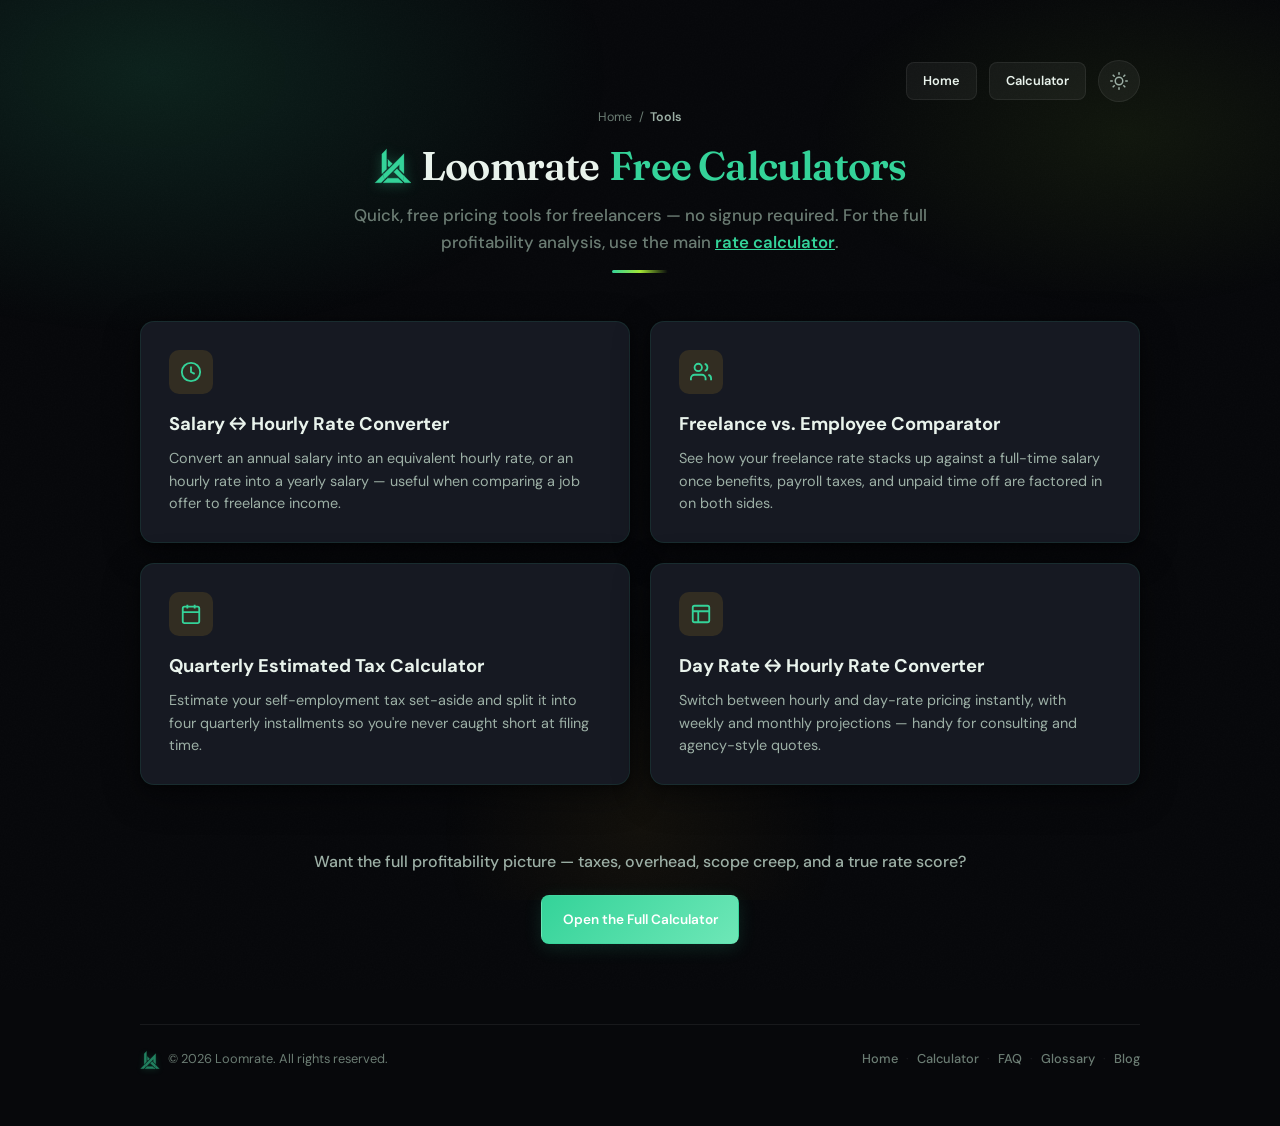
<file: tools.html>
<!DOCTYPE html>
<html lang="en">

<head>
    <meta charset="UTF-8">
    <meta name="viewport" content="width=device-width, initial-scale=1.0">
    <meta name="theme-color" content="#07080B">
    <title>Free Freelance Pricing Tools &amp; Calculators | Loomrate</title>
    <meta name="description"
        content="Free freelance pricing tools: hourly-to-salary converter, freelance vs employee comparison, quarterly tax estimator, and day-rate converter. No signup required.">
    <meta name="robots" content="index, follow">
    <link rel="canonical" href="https://www.loomrate.com/tools">

    <meta property="og:type" content="website">
    <meta property="og:url" content="https://www.loomrate.com/tools">
    <meta property="og:title" content="Free Freelance Pricing Tools &amp; Calculators | Loomrate">
    <meta property="og:description" content="Free freelance pricing tools: hourly-to-salary converter, freelance vs employee comparison, quarterly tax estimator, and day-rate converter.">
    <meta property="og:image" content="https://www.loomrate.com/og-image.png">
    <meta property="og:image:width" content="1200">
    <meta property="og:image:height" content="630">
    <meta property="og:image:type" content="image/png">

    <meta property="twitter:card" content="summary_large_image">
    <meta property="twitter:url" content="https://www.loomrate.com/tools">
    <meta property="twitter:title" content="Free Freelance Pricing Tools &amp; Calculators | Loomrate">
    <meta property="twitter:description" content="Free freelance pricing tools: hourly-to-salary converter, freelance vs employee comparison, quarterly tax estimator, and day-rate converter.">
    <meta property="twitter:image" content="https://www.loomrate.com/og-image.png">

    <link rel="preconnect" href="https://fonts.googleapis.com">
    <link rel="preconnect" href="https://fonts.gstatic.com" crossorigin>
    <link
        href="https://fonts.googleapis.com/css2?family=DM+Sans:ital,wght@0,400;0,500;0,600;0,700;1,400&family=Fraunces:opsz,wght@9..144,500;9..144,600;9..144,700&display=swap"
        rel="stylesheet">

    <link rel="shortcut icon" href="/favicon.ico?v=3" type="image/x-icon">
    <link rel="icon" href="/favicon.ico?v=3" type="image/x-icon" sizes="any">
    <link rel="icon" type="image/svg+xml" href="/favicons/favicon.svg?v=3">
    <link rel="icon" type="image/png" sizes="32x32" href="/favicons/favicon-32x32.png?v=3">
    <link rel="icon" type="image/png" sizes="16x16" href="/favicons/favicon-16x16.png?v=3">
    <link rel="icon" type="image/png" sizes="48x48" href="/favicons/favicon-48x48.png?v=3">
    <link rel="icon" type="image/png" sizes="96x96" href="/favicons/favicon-96x96.png?v=3">
    <link rel="apple-touch-icon" sizes="180x180" href="/favicons/apple-touch-icon.png?v=3">
    <link rel="manifest" href="/site.webmanifest">

    <script type="application/ld+json">
    {
      "@context": "https://schema.org",
      "@graph": [
        {
          "@type": "CollectionPage",
          "@id": "https://www.loomrate.com/tools#tools",
          "name": "Free Freelance Calculators",
          "isPartOf": { "@id": "https://www.loomrate.com/#website" }
        },
        {
          "@type": "BreadcrumbList",
          "itemListElement": [
            { "@type": "ListItem", "position": 1, "name": "Home", "item": "https://www.loomrate.com/" },
            { "@type": "ListItem", "position": 2, "name": "Tools", "item": "https://www.loomrate.com/tools" }
          ]
        }
      ]
    }
    </script>

    <svg style="position:absolute;width:0;height:0" aria-hidden="true">
        <filter id="grain">
            <feTurbulence type="fractalNoise" baseFrequency="0.65" numOctaves="3" stitchTiles="stitch" />
            <feColorMatrix type="saturate" values="0" />
        </filter>
    </svg>

    <style>
        :root {
            --bg: #f3ede2; --card: #fefcf7; --card-raised: #ffffff; --card-border: rgba(146, 64, 14, 0.09);
            --card-border-hover: rgba(146, 64, 14, 0.22); --accent: #92400e; --accent-hover: #78350f;
            --accent-dim: rgba(146, 64, 14, 0.08); --accent-glow: rgba(146, 64, 14, 0.16); --gold: #ca8a04;
            --gold-dim: rgba(202, 138, 4, 0.08); --text: #451a03; --text-dim: #78350f; --text-muted: #836558;
            --border: rgba(120, 53, 15, 0.08); --shadow: 0 1px 3px rgba(69, 26, 3, 0.04), 0 4px 16px rgba(69, 26, 3, 0.05);
            --shadow-md: 0 4px 12px rgba(69, 26, 3, 0.06), 0 12px 40px rgba(69, 26, 3, 0.08);
            --gradient-line: linear-gradient(90deg, var(--accent), var(--gold), transparent);
            --bg-glow1: rgba(146, 64, 14, 0.04); --bg-glow2: rgba(202, 138, 4, 0.035); --bg-glow3: rgba(22, 101, 52, 0.015);
            --toggle-bg: rgba(120, 53, 15, 0.06); --toggle-hover: rgba(120, 53, 15, 0.12);
            --sun-display: none; --moon-display: inline; --grain-opacity: 0.03;
        }

        [data-theme="dark"] {
            --bg: #0a0d1a; --card: #12162a; --card-raised: #181d35; --card-border: rgba(249, 115, 22, 0.08);
            --card-border-hover: rgba(249, 115, 22, 0.20); --accent: #f97316; --accent-hover: #ea580c;
            --accent-dim: rgba(249, 115, 22, 0.12); --accent-glow: rgba(249, 115, 22, 0.22); --gold: #eab308;
            --gold-dim: rgba(234, 179, 8, 0.10); --text: #fef3c7; --text-dim: #a8a0b8; --text-muted: #7b7894;
            --border: rgba(255, 255, 255, 0.05); --shadow: 0 2px 8px rgba(0, 0, 0, 0.3), 0 8px 32px rgba(0, 0, 0, 0.4);
            --shadow-md: 0 4px 16px rgba(0, 0, 0, 0.4), 0 16px 48px rgba(0, 0, 0, 0.5);
            --gradient-line: linear-gradient(90deg, #f97316, #eab308, transparent);
            --bg-glow1: rgba(249, 115, 22, 0.05); --bg-glow2: rgba(234, 179, 8, 0.04); --bg-glow3: rgba(52, 211, 153, 0.02);
            --toggle-bg: rgba(255, 255, 255, 0.05); --toggle-hover: rgba(255, 255, 255, 0.10);
            --sun-display: inline; --moon-display: none; --grain-opacity: 0.015;
        }

        * { box-sizing: border-box; margin: 0; padding: 0; }

        body {
            font-family: 'DM Sans', system-ui, sans-serif; background: var(--bg); color: var(--text); line-height: 1.6;
            -webkit-font-smoothing: antialiased; padding: 3.5rem 1.5rem; min-height: 100vh; position: relative;
            transition: background-color 0.35s ease, color 0.35s ease;
        }

        body::before {
            content: ''; position: fixed; inset: 0;
            background: radial-gradient(ellipse 55% 45% at 12% 8%, var(--bg-glow1) 0%, transparent 65%),
                radial-gradient(ellipse 45% 35% at 88% 15%, var(--bg-glow2) 0%, transparent 55%),
                radial-gradient(ellipse 35% 50% at 50% 92%, var(--bg-glow3) 0%, transparent 45%);
            pointer-events: none; z-index: 0; transition: background 0.35s ease;
        }

        body::after { content: ''; position: fixed; inset: 0; filter: url(#grain); opacity: var(--grain-opacity); pointer-events: none; z-index: 0; }

        .container { max-width: 1000px; margin: 0 auto; position: relative; z-index: 1; }

        .breadcrumb-nav { display: flex; align-items: center; justify-content: center; gap: 0.4rem; font-size: 0.78rem; color: var(--text-muted); margin-bottom: 1rem; }
        .breadcrumb-nav a { color: var(--text-muted); text-decoration: none; }
        .breadcrumb-nav a:hover { color: var(--accent); }
        .breadcrumb-nav [aria-current="page"] { color: var(--text-dim); font-weight: 600; }

        header { margin-bottom: 3rem; padding-top: 3.25rem; text-align: center; position: relative; animation: slideUp 0.8s cubic-bezier(0.16, 1, 0.3, 1) forwards; }
        header h1 { font-family: 'Fraunces', 'DM Sans', serif; font-weight: 600; font-size: 2.5rem; color: var(--text); letter-spacing: -0.02em; line-height: 1.12; margin-bottom: 0.5rem; }
        header h1 a { text-decoration: none; color: inherit; }
        header h1 span { background: linear-gradient(135deg, var(--accent), var(--gold)); -webkit-background-clip: text; -webkit-text-fill-color: transparent; }
        header p { font-size: 1.05rem; color: var(--text-muted); font-weight: 500; max-width: 620px; margin: 0 auto; }
        header::after { content: ''; display: block; width: 56px; height: 3px; margin: 0.85rem auto 0; background: var(--gradient-line); border-radius: 2px; opacity: 0; transform: scaleX(0); animation: growLine 0.6s cubic-bezier(0.16, 1, 0.3, 1) 0.25s forwards; }

        .header-actions { position: absolute; top: 0.25rem; right: 0; z-index: 1000; display: flex; align-items: center; gap: 0.75rem; }
        .theme-toggle { position: relative; width: 42px; height: 42px; border-radius: 50%; border: 1px solid var(--border); background: var(--toggle-bg); color: var(--text-dim); cursor: pointer; display: flex; align-items: center; justify-content: center; transition: background 0.2s ease, border-color 0.2s ease, color 0.2s ease; }
        .theme-toggle:hover { background: var(--toggle-hover); color: var(--text); border-color: var(--card-border-hover); }
        .theme-toggle:active { transform: scale(0.93); }
        .theme-toggle .icon-sun { display: var(--sun-display); }
        .theme-toggle .icon-moon { display: var(--moon-display); }

        .btn { display: inline-flex; align-items: center; justify-content: center; gap: 0.45rem; font-family: inherit; font-size: 0.85rem; font-weight: 600; padding: 0.8rem 1.3rem; border-radius: 8px; cursor: pointer; border: 1px solid transparent; transition: all 0.15s ease; white-space: nowrap; text-decoration: none; }
        .btn:active { transform: scale(0.97); }
        .btn-primary { background: linear-gradient(135deg, var(--accent), var(--accent-hover)); color: #fff; box-shadow: 0 4px 18px var(--accent-dim); }
        .btn-primary:hover { box-shadow: 0 6px 24px var(--accent-glow); filter: brightness(1.08); }
        .btn-secondary { background: var(--toggle-bg); border-color: var(--border); color: var(--text); }
        .btn-secondary:hover { background: var(--toggle-hover); border-color: var(--card-border-hover); }
        .btn-sm { padding: 0.5rem 1rem; font-size: 0.8rem; }

        .tools-grid { display: grid; grid-template-columns: 1fr; gap: 1.25rem; margin-bottom: 4rem; }
        @media (min-width: 700px) { .tools-grid { grid-template-columns: 1fr 1fr; } }

        .tool-card { background: var(--card-raised); border: 1px solid var(--card-border); border-radius: 14px; padding: 1.75rem; box-shadow: var(--shadow); text-decoration: none; color: inherit; display: block; transition: all 0.25s cubic-bezier(0.16, 1, 0.3, 1); }
        .tool-card:hover { border-color: var(--card-border-hover); box-shadow: var(--shadow-md); transform: translateY(-3px); }
        .tool-card .tool-icon { width: 44px; height: 44px; border-radius: 10px; background: var(--gold-dim); display: flex; align-items: center; justify-content: center; color: var(--accent); margin-bottom: 1rem; }
        .tool-card h2 { font-size: 1.15rem; font-weight: 700; color: var(--text); margin-bottom: 0.5rem; }
        .tool-card p { font-size: 0.9rem; color: var(--text-dim); line-height: 1.55; }

        .app-footer { margin-top: 4rem; padding-top: 1.5rem; border-top: 1px solid var(--border); text-align: center; font-size: 0.8rem; color: var(--text-muted); width: 100%; position: relative; z-index: 10; }
        .footer-content { display: flex; flex-direction: column; align-items: center; gap: 0.5rem; }
        @media (min-width: 600px) { .footer-content { flex-direction: row; justify-content: space-between; } }
        .footer-links { display: flex; align-items: center; gap: 0.5rem; flex-wrap: wrap; justify-content: center; }
        .footer-links a { color: var(--text-muted); text-decoration: none; font-weight: 500; transition: color 0.2s ease; }
        .footer-links a:hover { color: var(--accent); }
        .footer-links .separator { color: var(--border); user-select: none; }

        @keyframes slideUp { from { opacity: 0; transform: translateY(20px); } to { opacity: 1; transform: translateY(0); } }
        @keyframes growLine { to { opacity: 1; transform: scaleX(1); } }

        @media (max-width: 640px) {
            .header-actions { position: static; justify-content: flex-end; flex-wrap: wrap; margin-bottom: 1.5rem; }
            header { padding-top: 0; }
            header h1 { font-size: 1.85rem; }
        }

        @media (prefers-reduced-motion: reduce) {
            *, *::before, *::after { animation-duration: 0.01ms !important; animation-iteration-count: 1 !important; transition-duration: 0.01ms !important; scroll-behavior: auto !important; }
        }
    </style>
    <!-- Loomrate shared enhancement layer -->
    <script>
        /* Apply the saved theme to <html> before first paint to prevent a
           flash of the wrong theme on load. Site default is dark. */
        (function () {
            try {
                document.documentElement.setAttribute('data-theme',
                    localStorage.getItem('fpa_theme') === 'light' ? 'light' : 'dark');
            } catch (e) {
                document.documentElement.setAttribute('data-theme', 'dark');
            }
        })();
    </script>
    <link rel="stylesheet" href="/assets/loomrate-enhance.css">
    <script src="/assets/loomrate-enhance.js" defer></script>
</head>

<body>

    <main class="container">

        <div class="header-actions">
            <a href="/" class="btn btn-secondary btn-sm">Home</a>
            <a href="/calculator" class="btn btn-secondary btn-sm">Calculator</a>
            <button class="theme-toggle" onclick="toggleTheme()" aria-label="Toggle dark mode" title="Toggle dark mode">
                <svg class="icon-moon" xmlns="http://www.w3.org/2000/svg" width="18" height="18" viewBox="0 0 24 24" fill="none" stroke="currentColor" stroke-width="2" stroke-linecap="round" stroke-linejoin="round"><path d="M21 12.79A9 9 0 1 1 11.21 3 7 7 0 0 0 21 12.79z" /></svg>
                <svg class="icon-sun" xmlns="http://www.w3.org/2000/svg" width="18" height="18" viewBox="0 0 24 24" fill="none" stroke="currentColor" stroke-width="2" stroke-linecap="round" stroke-linejoin="round"><circle cx="12" cy="12" r="5" /><line x1="12" y1="1" x2="12" y2="3" /><line x1="12" y1="21" x2="12" y2="23" /><line x1="4.22" y1="4.22" x2="5.64" y2="5.64" /><line x1="18.36" y1="18.36" x2="19.78" y2="19.78" /><line x1="1" y1="12" x2="3" y2="12" /><line x1="21" y1="12" x2="23" y2="12" /><line x1="4.22" y1="19.78" x2="5.64" y2="18.36" /><line x1="18.36" y1="5.64" x2="19.78" y2="4.22" /></svg>
            </button>
        </div>

        <header>
            <nav class="breadcrumb-nav" aria-label="Breadcrumb">
                <a href="/">Home</a>
                <span aria-hidden="true">/</span>
                <span aria-current="page">Tools</span>
            </nav>
            <h1>
                <a href="/" style="text-decoration: none; color: inherit; display: inline-flex; align-items: center; gap: 0.6rem;">
                    <img src="/favicons/logo.svg" alt="Loomrate Logo" style="width: 38px; height: 38px; filter: drop-shadow(0 2px 6px var(--accent-glow));">
                    Loomrate <span>Free Calculators</span>
                </a>
            </h1>
            <p>Quick, free pricing tools for freelancers — no signup required. For the full profitability analysis, use the main <a href="/calculator" style="color: var(--accent); font-weight: 600;">rate calculator</a>.</p>
        </header>

        <div class="tools-grid">

            <a href="/salary-to-hourly" class="tool-card">
                <div class="tool-icon"><svg xmlns="http://www.w3.org/2000/svg" width="22" height="22" viewBox="0 0 24 24" fill="none" stroke="currentColor" stroke-width="2"><circle cx="12" cy="12" r="10" /><polyline points="12 6 12 12 16 14" /></svg></div>
                <h2>Salary ↔ Hourly Rate Converter</h2>
                <p>Convert an annual salary into an equivalent hourly rate, or an hourly rate into a yearly salary — useful when comparing a job offer to freelance income.</p>
            </a>

            <a href="/freelance-vs-employee" class="tool-card">
                <div class="tool-icon"><svg xmlns="http://www.w3.org/2000/svg" width="22" height="22" viewBox="0 0 24 24" fill="none" stroke="currentColor" stroke-width="2"><path d="M17 21v-2a4 4 0 0 0-4-4H5a4 4 0 0 0-4 4v2" /><circle cx="9" cy="7" r="4" /><path d="M23 21v-2a4 4 0 0 0-3-3.87" /><path d="M16 3.13a4 4 0 0 1 0 7.75" /></svg></div>
                <h2>Freelance vs. Employee Comparator</h2>
                <p>See how your freelance rate stacks up against a full-time salary once benefits, payroll taxes, and unpaid time off are factored in on both sides.</p>
            </a>

            <a href="/quarterly-tax-estimator" class="tool-card">
                <div class="tool-icon"><svg xmlns="http://www.w3.org/2000/svg" width="22" height="22" viewBox="0 0 24 24" fill="none" stroke="currentColor" stroke-width="2"><rect x="3" y="4" width="18" height="18" rx="2" ry="2" /><line x1="16" y1="2" x2="16" y2="6" /><line x1="8" y1="2" x2="8" y2="6" /><line x1="3" y1="10" x2="21" y2="10" /></svg></div>
                <h2>Quarterly Estimated Tax Calculator</h2>
                <p>Estimate your self-employment tax set-aside and split it into four quarterly installments so you're never caught short at filing time.</p>
            </a>

            <a href="/day-rate-calculator" class="tool-card">
                <div class="tool-icon"><svg xmlns="http://www.w3.org/2000/svg" width="22" height="22" viewBox="0 0 24 24" fill="none" stroke="currentColor" stroke-width="2"><rect x="3" y="3" width="18" height="18" rx="2" ry="2" /><line x1="3" y1="9" x2="21" y2="9" /><line x1="9" y1="21" x2="9" y2="9" /></svg></div>
                <h2>Day Rate ↔ Hourly Rate Converter</h2>
                <p>Switch between hourly and day-rate pricing instantly, with weekly and monthly projections — handy for consulting and agency-style quotes.</p>
            </a>

        </div>

        <div style="text-align: center; margin-bottom: 5rem;">
            <p style="margin-bottom: 1.25rem; font-weight: 500; color: var(--text-dim);">Want the full profitability picture — taxes, overhead, scope creep, and a true rate score?</p>
            <a href="/calculator" class="btn btn-primary">Open the Full Calculator</a>
        </div>

        <footer class="app-footer">
            <div class="footer-content">
                <div style="display: flex; align-items: center; gap: 0.5rem;">
                    <img src="/favicons/logo.svg" alt="Loomrate Logo" style="width: 20px; height: 20px; opacity: 0.6; filter: drop-shadow(0 1px 3px var(--accent-glow));">
                    <p style="margin: 0;">&copy; 2026 Loomrate. All rights reserved.</p>
                </div>
                <div class="footer-links">
                    <a href="/">Home</a>
                    <span class="separator">&middot;</span>
                    <a href="/calculator">Calculator</a>
                    <span class="separator">&middot;</span>
                    <a href="/faq">FAQ</a>
                    <span class="separator">&middot;</span>
                    <a href="/glossary">Glossary</a>
                    <span class="separator">&middot;</span>
                    <a href="/blog">Blog</a>
                </div>
            </div>
        </footer>
    </main>

    <script>
        function toggleTheme() {
            const isDark = document.documentElement.getAttribute('data-theme') === 'dark';
            document.documentElement.setAttribute('data-theme', isDark ? 'light' : 'dark');
            localStorage.setItem('fpa_theme', isDark ? 'light' : 'dark');
        }
        function loadTheme() {
            const saved = localStorage.getItem('fpa_theme');
            if (saved === 'light') document.documentElement.setAttribute('data-theme', 'light');
        }
        window.addEventListener('DOMContentLoaded', () => { loadTheme(); });
    </script>
</body>

</html>
</file>
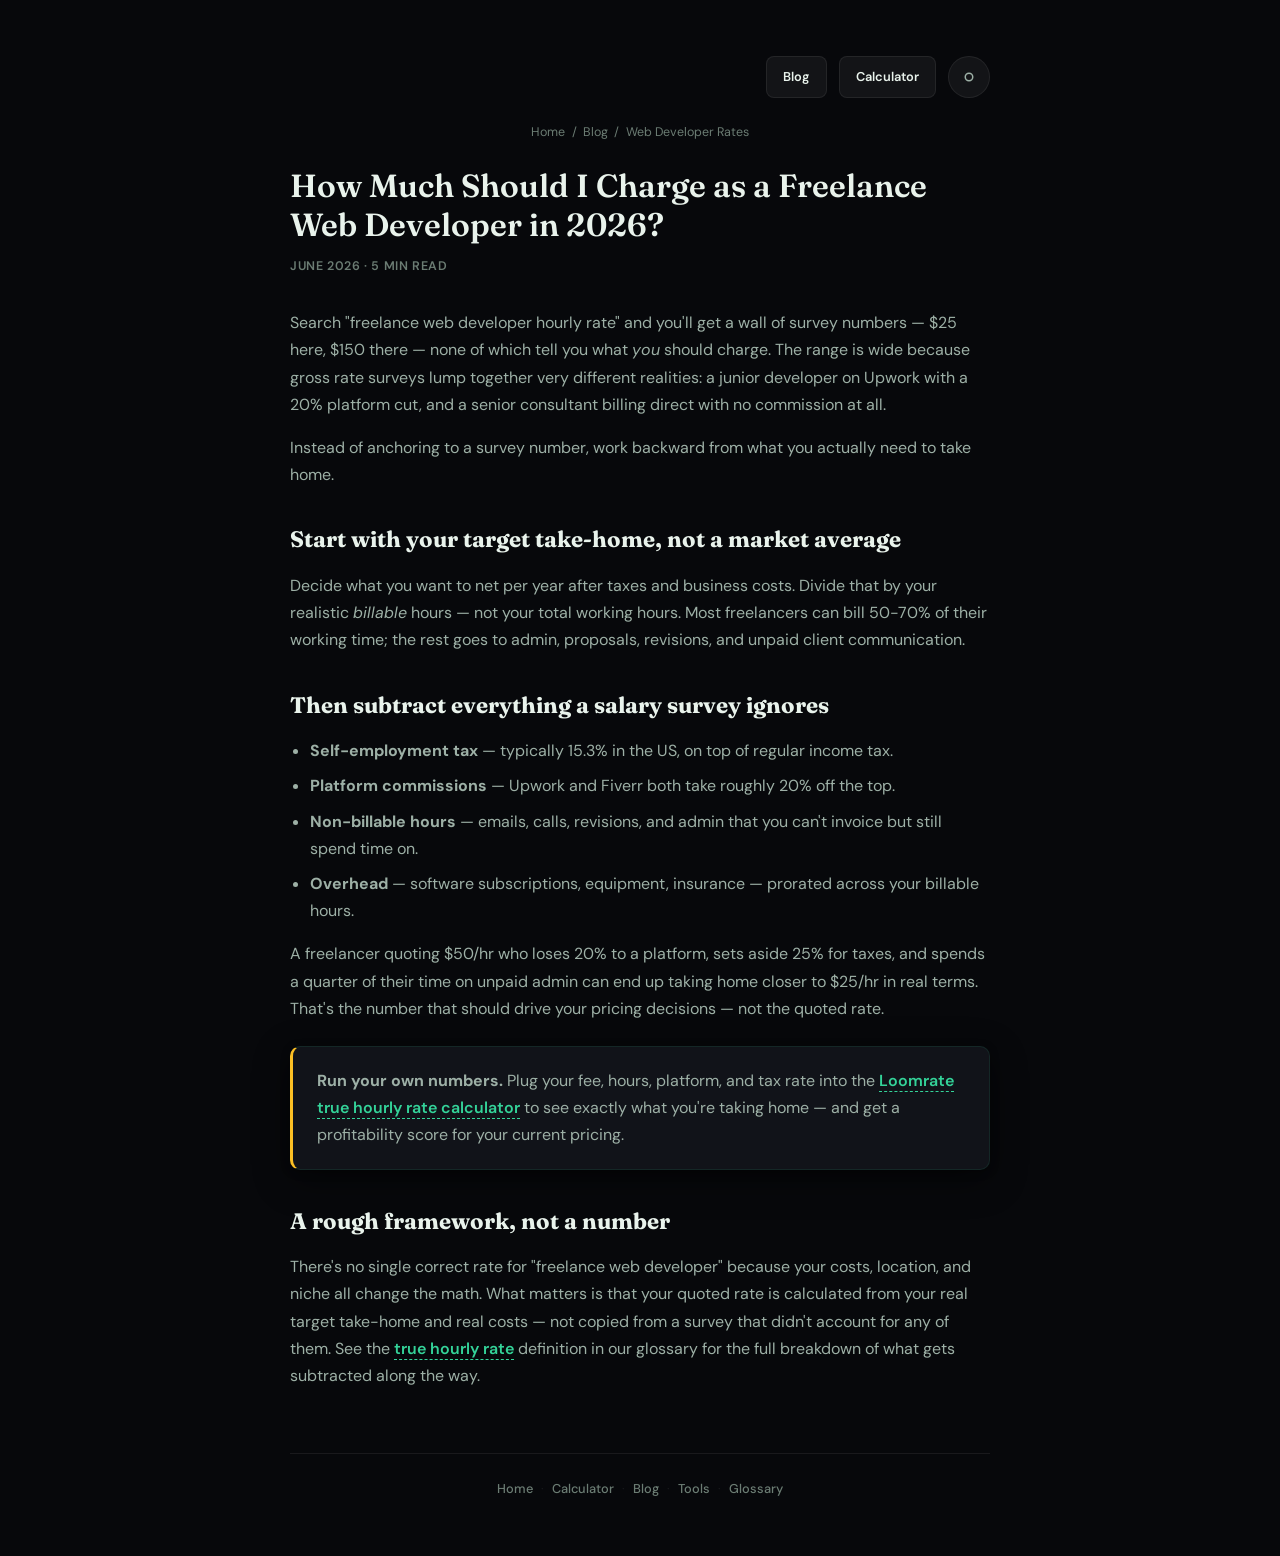
<file: blog/how-much-to-charge-freelance-web-developer.html>
<!DOCTYPE html>
<html lang="en">

<head>
    <meta charset="UTF-8">
    <meta name="viewport" content="width=device-width, initial-scale=1.0">
    <meta name="theme-color" content="#07080B">
    <title>How Much Should I Charge as a Freelance Web Developer? | Loomrate</title>
    <meta name="description"
        content="Gross rate benchmarks don't account for taxes, platform fees, and unpaid hours. Here's how to find a freelance web developer rate that actually holds up.">
    <meta name="robots" content="index, follow">
    <link rel="canonical" href="https://www.loomrate.com/blog/how-much-to-charge-freelance-web-developer">

    <meta property="og:type" content="article">
    <meta property="og:url" content="https://www.loomrate.com/blog/how-much-to-charge-freelance-web-developer">
    <meta property="og:title" content="How Much Should I Charge as a Freelance Web Developer? | Loomrate">
    <meta property="og:description" content="Gross rate benchmarks don't account for taxes, platform fees, and unpaid hours. Here's how to find a rate that actually holds up.">
    <meta property="og:image" content="https://www.loomrate.com/og-image.png">
    <meta property="twitter:card" content="summary_large_image">
    <meta property="twitter:title" content="How Much Should I Charge as a Freelance Web Developer? | Loomrate">
    <meta property="twitter:description" content="Gross rate benchmarks don't account for taxes, platform fees, and unpaid hours.">
    <meta property="twitter:image" content="https://www.loomrate.com/og-image.png">

    <link rel="preconnect" href="https://fonts.googleapis.com">
    <link rel="preconnect" href="https://fonts.gstatic.com" crossorigin>
    <link href="https://fonts.googleapis.com/css2?family=DM+Sans:ital,wght@0,400;0,500;0,600;0,700;1,400&family=Fraunces:opsz,wght@9..144,500;9..144,600;9..144,700&display=swap" rel="stylesheet">

    <link rel="shortcut icon" href="/favicon.ico?v=3" type="image/x-icon">
    <link rel="icon" type="image/png" sizes="32x32" href="/favicons/favicon-32x32.png?v=3">
    <link rel="icon" type="image/svg+xml" href="/favicons/favicon.svg?v=3">
    <link rel="icon" type="image/png" sizes="16x16" href="/favicons/favicon-16x16.png?v=3">
    <link rel="icon" type="image/png" sizes="48x48" href="/favicons/favicon-48x48.png?v=3">
    <link rel="icon" type="image/png" sizes="96x96" href="/favicons/favicon-96x96.png?v=3">
    <link rel="apple-touch-icon" sizes="180x180" href="/favicons/apple-touch-icon.png?v=3">
    <link rel="manifest" href="/site.webmanifest">

    <script type="application/ld+json">
    {
      "@context": "https://schema.org",
      "@graph": [
        {
          "@type": "Article",
          "headline": "How Much Should I Charge as a Freelance Web Developer in 2026?",
          "datePublished": "2026-06-15",
          "dateModified": "2026-06-15",
          "author": { "@type": "Organization", "name": "Loomrate" },
          "publisher": { "@type": "Organization", "name": "Loomrate" },
          "mainEntityOfPage": "https://www.loomrate.com/blog/how-much-to-charge-freelance-web-developer"
        },
        {
          "@type": "BreadcrumbList",
          "itemListElement": [
            { "@type": "ListItem", "position": 1, "name": "Home", "item": "https://www.loomrate.com/" },
            { "@type": "ListItem", "position": 2, "name": "Blog", "item": "https://www.loomrate.com/blog" },
            { "@type": "ListItem", "position": 3, "name": "How Much Should I Charge as a Freelance Web Developer", "item": "https://www.loomrate.com/blog/how-much-to-charge-freelance-web-developer" }
          ]
        }
      ]
    }
    </script>

    <style>
        :root {
            --bg: #f3ede2; --card: #fefcf7; --card-border: rgba(146, 64, 14, 0.09); --card-border-hover: rgba(146, 64, 14, 0.22);
            --accent: #92400e; --accent-hover: #78350f; --accent-dim: rgba(146, 64, 14, 0.08); --accent-glow: rgba(146, 64, 14, 0.16);
            --gold: #ca8a04; --text: #451a03; --text-dim: #78350f; --text-muted: #836558; --border: rgba(120, 53, 15, 0.08);
            --shadow: 0 1px 3px rgba(69, 26, 3, 0.04), 0 4px 16px rgba(69, 26, 3, 0.05);
            --gradient-line: linear-gradient(90deg, var(--accent), var(--gold), transparent);
            --toggle-bg: rgba(120, 53, 15, 0.06); --toggle-hover: rgba(120, 53, 15, 0.12);
            --sun-display: none; --moon-display: inline; --input-bg: #faf5eb;
        }
        [data-theme="dark"] {
            --bg: #0a0d1a; --card: #12162a; --card-border: rgba(249, 115, 22, 0.08); --card-border-hover: rgba(249, 115, 22, 0.20);
            --accent: #f97316; --accent-hover: #ea580c; --accent-dim: rgba(249, 115, 22, 0.12); --accent-glow: rgba(249, 115, 22, 0.22);
            --gold: #eab308; --text: #fef3c7; --text-dim: #a8a0b8; --text-muted: #7b7894; --border: rgba(255, 255, 255, 0.05);
            --shadow: 0 2px 8px rgba(0, 0, 0, 0.3), 0 8px 32px rgba(0, 0, 0, 0.4);
            --gradient-line: linear-gradient(90deg, #f97316, #eab308, transparent);
            --toggle-bg: rgba(255, 255, 255, 0.05); --toggle-hover: rgba(255, 255, 255, 0.10);
            --sun-display: inline; --moon-display: none; --input-bg: rgba(8, 10, 22, 0.65);
        }
        * { box-sizing: border-box; margin: 0; padding: 0; }
        body { font-family: 'DM Sans', system-ui, sans-serif; background: var(--bg); color: var(--text); line-height: 1.7; padding: 3.5rem 1.5rem; min-height: 100vh; transition: background-color 0.35s ease, color 0.35s ease; }
        .container { max-width: 700px; margin: 0 auto; }
        .breadcrumb-nav { display: flex; align-items: center; justify-content: center; gap: 0.4rem; font-size: 0.78rem; color: var(--text-muted); margin-bottom: 1.5rem; flex-wrap: wrap; }
        .breadcrumb-nav a { color: var(--text-muted); text-decoration: none; }
        .breadcrumb-nav a:hover { color: var(--accent); }
        .header-actions { display: flex; justify-content: flex-end; gap: 0.75rem; margin-bottom: 1.5rem; }
        .theme-toggle { width: 42px; height: 42px; border-radius: 50%; border: 1px solid var(--border); background: var(--toggle-bg); color: var(--text-dim); cursor: pointer; display: flex; align-items: center; justify-content: center; }
        .theme-toggle .icon-sun { display: var(--sun-display); }
        .theme-toggle .icon-moon { display: var(--moon-display); }
        .btn { display: inline-flex; align-items: center; gap: 0.45rem; font-size: 0.85rem; font-weight: 600; padding: 0.8rem 1.3rem; border-radius: 8px; cursor: pointer; border: none; text-decoration: none; }
        .btn-primary { background: linear-gradient(135deg, var(--accent), var(--accent-hover)); color: #fff; }
        .btn-secondary { background: var(--toggle-bg); border: 1px solid var(--border); color: var(--text); padding: 0.5rem 1rem; font-size: 0.8rem; }
        article h1 { font-family: 'Fraunces', serif; font-size: 2rem; font-weight: 600; color: var(--text); line-height: 1.2; margin-bottom: 0.75rem; }
        .meta { font-size: 0.78rem; color: var(--text-muted); margin-bottom: 2rem; text-transform: uppercase; letter-spacing: 0.05em; font-weight: 600; }
        article h2 { font-family: 'Fraunces', serif; font-size: 1.4rem; color: var(--text); margin: 2rem 0 0.85rem; }
        article p { color: var(--text-dim); margin-bottom: 1rem; font-size: 1rem; }
        article ul { color: var(--text-dim); margin: 0 0 1rem 1.25rem; }
        article li { margin-bottom: 0.5rem; }
        article a { color: var(--accent); text-decoration: none; font-weight: 600; border-bottom: 1px dashed var(--accent); }
        .callout { background: var(--card); border: 1px solid var(--card-border); border-left: 3px solid var(--gold); border-radius: 10px; padding: 1.25rem 1.5rem; margin: 1.5rem 0; box-shadow: var(--shadow); }
        .callout p:last-child { margin-bottom: 0; }
        .app-footer { margin-top: 4rem; padding-top: 1.5rem; border-top: 1px solid var(--border); text-align: center; font-size: 0.8rem; color: var(--text-muted); }
        .footer-links { display: flex; gap: 0.5rem; flex-wrap: wrap; justify-content: center; }
        .footer-links a { color: var(--text-muted); text-decoration: none; font-weight: 500; }
        .footer-links a:hover { color: var(--accent); }
        .footer-links .separator { color: var(--border); }
    </style>
    <!-- Loomrate shared enhancement layer -->
    <script>
        /* Apply the saved theme to <html> before first paint to prevent a
           flash of the wrong theme on load. Site default is dark. */
        (function () {
            try {
                document.documentElement.setAttribute('data-theme',
                    localStorage.getItem('fpa_theme') === 'light' ? 'light' : 'dark');
            } catch (e) {
                document.documentElement.setAttribute('data-theme', 'dark');
            }
        })();
    </script>
    <link rel="stylesheet" href="/assets/loomrate-enhance.css">
    <script src="/assets/loomrate-enhance.js" defer></script>
</head>

<body>
    <main class="container">
        <div class="header-actions">
            <a href="/blog" class="btn btn-secondary">Blog</a>
            <a href="/calculator" class="btn btn-secondary">Calculator</a>
            <button class="theme-toggle" onclick="toggleTheme()" aria-label="Toggle dark mode">
                <svg class="icon-moon" xmlns="http://www.w3.org/2000/svg" width="18" height="18" viewBox="0 0 24 24" fill="none" stroke="currentColor" stroke-width="2"><path d="M21 12.79A9 9 0 1 1 11.21 3 7 7 0 0 0 21 12.79z" /></svg>
                <svg class="icon-sun" xmlns="http://www.w3.org/2000/svg" width="18" height="18" viewBox="0 0 24 24" fill="none" stroke="currentColor" stroke-width="2"><circle cx="12" cy="12" r="5" /></svg>
            </button>
        </div>
        <nav class="breadcrumb-nav" aria-label="Breadcrumb">
            <a href="/">Home</a><span>/</span><a href="/blog">Blog</a><span>/</span><span>Web Developer Rates</span>
        </nav>

        <article>
            <h1>How Much Should I Charge as a Freelance Web Developer in 2026?</h1>
            <div class="meta">June 2026 &middot; 5 min read</div>

            <p>Search "freelance web developer hourly rate" and you'll get a wall of survey numbers — $25 here, $150 there — none of which tell you what <em>you</em> should charge. The range is wide because gross rate surveys lump together very different realities: a junior developer on Upwork with a 20% platform cut, and a senior consultant billing direct with no commission at all.</p>

            <p>Instead of anchoring to a survey number, work backward from what you actually need to take home.</p>

            <h2>Start with your target take-home, not a market average</h2>
            <p>Decide what you want to net per year after taxes and business costs. Divide that by your realistic <em>billable</em> hours — not your total working hours. Most freelancers can bill 50-70% of their working time; the rest goes to admin, proposals, revisions, and unpaid client communication.</p>

            <h2>Then subtract everything a salary survey ignores</h2>
            <ul>
                <li><strong>Self-employment tax</strong> — typically 15.3% in the US, on top of regular income tax.</li>
                <li><strong>Platform commissions</strong> — Upwork and Fiverr both take roughly 20% off the top.</li>
                <li><strong>Non-billable hours</strong> — emails, calls, revisions, and admin that you can't invoice but still spend time on.</li>
                <li><strong>Overhead</strong> — software subscriptions, equipment, insurance — prorated across your billable hours.</li>
            </ul>

            <p>A freelancer quoting $50/hr who loses 20% to a platform, sets aside 25% for taxes, and spends a quarter of their time on unpaid admin can end up taking home closer to $25/hr in real terms. That's the number that should drive your pricing decisions — not the quoted rate.</p>

            <div class="callout">
                <p><strong>Run your own numbers.</strong> Plug your fee, hours, platform, and tax rate into the <a href="/calculator">Loomrate true hourly rate calculator</a> to see exactly what you're taking home — and get a profitability score for your current pricing.</p>
            </div>

            <h2>A rough framework, not a number</h2>
            <p>There's no single correct rate for "freelance web developer" because your costs, location, and niche all change the math. What matters is that your quoted rate is calculated from your real target take-home and real costs — not copied from a survey that didn't account for any of them. See the <a href="/glossary#true-hourly-rate">true hourly rate</a> definition in our glossary for the full breakdown of what gets subtracted along the way.</p>
        </article>

        <footer class="app-footer">
            <div class="footer-links">
                <a href="/">Home</a><span class="separator">&middot;</span>
                <a href="/calculator">Calculator</a><span class="separator">&middot;</span>
                <a href="/blog">Blog</a><span class="separator">&middot;</span>
                <a href="/tools">Tools</a><span class="separator">&middot;</span>
                <a href="/glossary">Glossary</a>
            </div>
        </footer>
    </main>

    <script>
        function toggleTheme() {
            const isDark = document.documentElement.getAttribute('data-theme') === 'dark';
            document.documentElement.setAttribute('data-theme', isDark ? 'light' : 'dark');
            localStorage.setItem('fpa_theme', isDark ? 'light' : 'dark');
        }
        window.addEventListener('DOMContentLoaded', () => {
            if (localStorage.getItem('fpa_theme') === 'dark') document.documentElement.setAttribute('data-theme', 'dark');
        });
    </script>
</body>

</html>
</file>
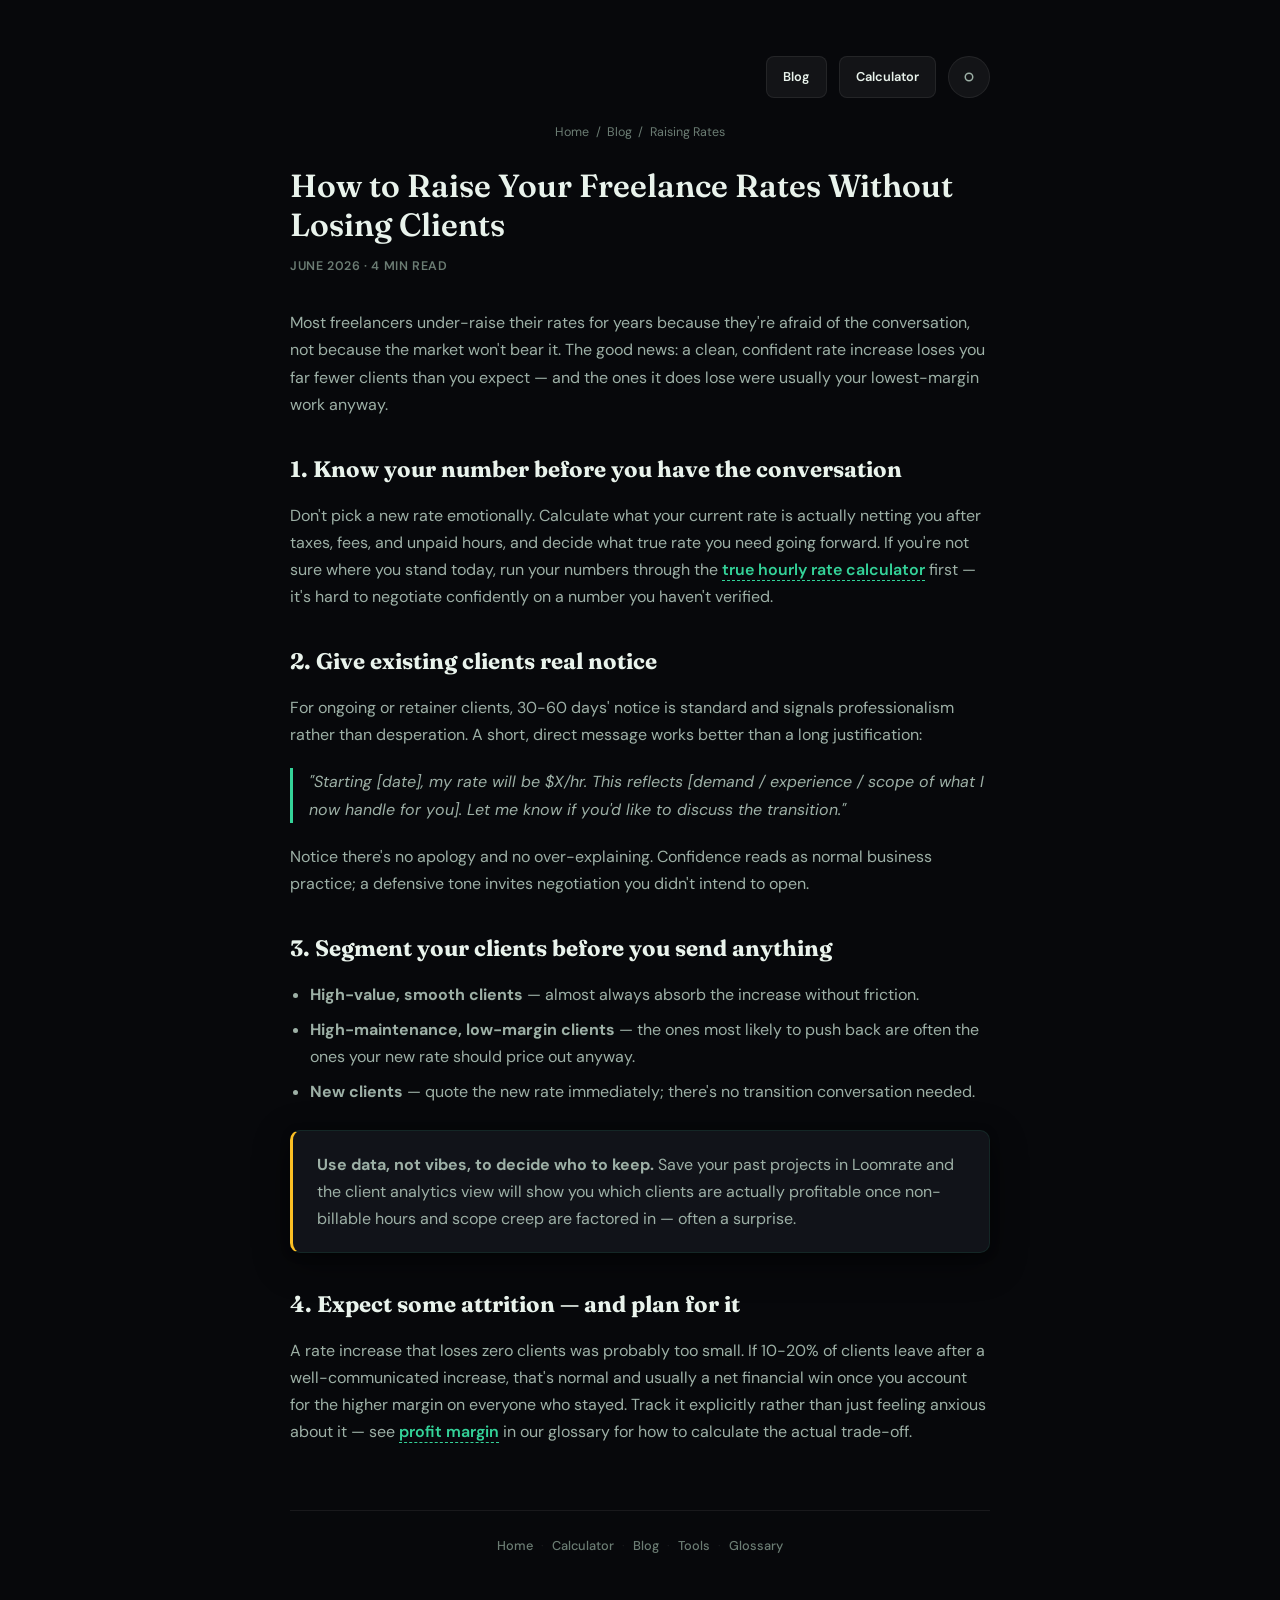
<file: blog/how-to-raise-freelance-rates-without-losing-clients.html>
<!DOCTYPE html>
<html lang="en">

<head>
    <meta charset="UTF-8">
    <meta name="viewport" content="width=device-width, initial-scale=1.0">
    <meta name="theme-color" content="#07080B">
    <title>How to Raise Your Freelance Rates Without Losing Clients | Loomrate</title>
    <meta name="description"
        content="A practical script and timeline for raising your freelance rates with existing clients, and how to tell which clients are worth keeping at your new price.">
    <meta name="robots" content="index, follow">
    <link rel="canonical" href="https://www.loomrate.com/blog/how-to-raise-freelance-rates-without-losing-clients">

    <meta property="og:type" content="article">
    <meta property="og:url" content="https://www.loomrate.com/blog/how-to-raise-freelance-rates-without-losing-clients">
    <meta property="og:title" content="How to Raise Your Freelance Rates Without Losing Clients">
    <meta property="og:description" content="A practical script and timeline for raising your freelance rates with existing clients.">
    <meta property="og:image" content="https://www.loomrate.com/og-image.png">
    <meta property="twitter:card" content="summary_large_image">
    <meta property="twitter:title" content="How to Raise Your Freelance Rates Without Losing Clients">
    <meta property="twitter:description" content="A practical script and timeline for raising your freelance rates with existing clients.">
    <meta property="twitter:image" content="https://www.loomrate.com/og-image.png">

    <link rel="preconnect" href="https://fonts.googleapis.com">
    <link rel="preconnect" href="https://fonts.gstatic.com" crossorigin>
    <link href="https://fonts.googleapis.com/css2?family=DM+Sans:ital,wght@0,400;0,500;0,600;0,700;1,400&family=Fraunces:opsz,wght@9..144,500;9..144,600;9..144,700&display=swap" rel="stylesheet">

    <link rel="shortcut icon" href="/favicon.ico?v=3" type="image/x-icon">
    <link rel="icon" type="image/png" sizes="32x32" href="/favicons/favicon-32x32.png?v=3">
    <link rel="icon" type="image/svg+xml" href="/favicons/favicon.svg?v=3">
    <link rel="icon" type="image/png" sizes="16x16" href="/favicons/favicon-16x16.png?v=3">
    <link rel="icon" type="image/png" sizes="48x48" href="/favicons/favicon-48x48.png?v=3">
    <link rel="icon" type="image/png" sizes="96x96" href="/favicons/favicon-96x96.png?v=3">
    <link rel="apple-touch-icon" sizes="180x180" href="/favicons/apple-touch-icon.png?v=3">
    <link rel="manifest" href="/site.webmanifest">

    <script type="application/ld+json">
    {
      "@context": "https://schema.org",
      "@graph": [
        {
          "@type": "Article",
          "headline": "How to Raise Your Freelance Rates Without Losing Clients",
          "datePublished": "2026-06-17",
          "dateModified": "2026-06-17",
          "author": { "@type": "Organization", "name": "Loomrate" },
          "publisher": { "@type": "Organization", "name": "Loomrate" },
          "mainEntityOfPage": "https://www.loomrate.com/blog/how-to-raise-freelance-rates-without-losing-clients"
        },
        {
          "@type": "BreadcrumbList",
          "itemListElement": [
            { "@type": "ListItem", "position": 1, "name": "Home", "item": "https://www.loomrate.com/" },
            { "@type": "ListItem", "position": 2, "name": "Blog", "item": "https://www.loomrate.com/blog" },
            { "@type": "ListItem", "position": 3, "name": "How to Raise Your Freelance Rates", "item": "https://www.loomrate.com/blog/how-to-raise-freelance-rates-without-losing-clients" }
          ]
        }
      ]
    }
    </script>

    <style>
        :root {
            --bg: #f3ede2; --card: #fefcf7; --card-border: rgba(146, 64, 14, 0.09); --card-border-hover: rgba(146, 64, 14, 0.22);
            --accent: #92400e; --accent-hover: #78350f; --accent-dim: rgba(146, 64, 14, 0.08); --accent-glow: rgba(146, 64, 14, 0.16);
            --gold: #ca8a04; --text: #451a03; --text-dim: #78350f; --text-muted: #836558; --border: rgba(120, 53, 15, 0.08);
            --shadow: 0 1px 3px rgba(69, 26, 3, 0.04), 0 4px 16px rgba(69, 26, 3, 0.05);
            --toggle-bg: rgba(120, 53, 15, 0.06); --sun-display: none; --moon-display: inline;
        }
        [data-theme="dark"] {
            --bg: #0a0d1a; --card: #12162a; --card-border: rgba(249, 115, 22, 0.08); --card-border-hover: rgba(249, 115, 22, 0.20);
            --accent: #f97316; --accent-hover: #ea580c; --accent-dim: rgba(249, 115, 22, 0.12); --accent-glow: rgba(249, 115, 22, 0.22);
            --gold: #eab308; --text: #fef3c7; --text-dim: #a8a0b8; --text-muted: #7b7894; --border: rgba(255, 255, 255, 0.05);
            --shadow: 0 2px 8px rgba(0, 0, 0, 0.3), 0 8px 32px rgba(0, 0, 0, 0.4);
            --toggle-bg: rgba(255, 255, 255, 0.05); --sun-display: inline; --moon-display: none;
        }
        * { box-sizing: border-box; margin: 0; padding: 0; }
        body { font-family: 'DM Sans', system-ui, sans-serif; background: var(--bg); color: var(--text); line-height: 1.7; padding: 3.5rem 1.5rem; min-height: 100vh; transition: background-color 0.35s ease, color 0.35s ease; }
        .container { max-width: 700px; margin: 0 auto; }
        .breadcrumb-nav { display: flex; align-items: center; justify-content: center; gap: 0.4rem; font-size: 0.78rem; color: var(--text-muted); margin-bottom: 1.5rem; flex-wrap: wrap; }
        .breadcrumb-nav a { color: var(--text-muted); text-decoration: none; }
        .header-actions { display: flex; justify-content: flex-end; gap: 0.75rem; margin-bottom: 1.5rem; }
        .theme-toggle { width: 42px; height: 42px; border-radius: 50%; border: 1px solid var(--border); background: var(--toggle-bg); color: var(--text-dim); cursor: pointer; display: flex; align-items: center; justify-content: center; }
        .theme-toggle .icon-sun { display: var(--sun-display); }
        .theme-toggle .icon-moon { display: var(--moon-display); }
        .btn { display: inline-flex; align-items: center; gap: 0.45rem; font-size: 0.85rem; font-weight: 600; padding: 0.8rem 1.3rem; border-radius: 8px; cursor: pointer; border: none; text-decoration: none; }
        .btn-secondary { background: var(--toggle-bg); border: 1px solid var(--border); color: var(--text); padding: 0.5rem 1rem; font-size: 0.8rem; }
        article h1 { font-family: 'Fraunces', serif; font-size: 2rem; font-weight: 600; color: var(--text); line-height: 1.2; margin-bottom: 0.75rem; }
        .meta { font-size: 0.78rem; color: var(--text-muted); margin-bottom: 2rem; text-transform: uppercase; letter-spacing: 0.05em; font-weight: 600; }
        article h2 { font-family: 'Fraunces', serif; font-size: 1.4rem; color: var(--text); margin: 2rem 0 0.85rem; }
        article p { color: var(--text-dim); margin-bottom: 1rem; font-size: 1rem; }
        article ol, article ul { color: var(--text-dim); margin: 0 0 1rem 1.25rem; }
        article li { margin-bottom: 0.5rem; }
        article a { color: var(--accent); text-decoration: none; font-weight: 600; border-bottom: 1px dashed var(--accent); }
        .callout { background: var(--card); border: 1px solid var(--card-border); border-left: 3px solid var(--gold); border-radius: 10px; padding: 1.25rem 1.5rem; margin: 1.5rem 0; box-shadow: var(--shadow); }
        .callout p:last-child { margin-bottom: 0; }
        blockquote { border-left: 3px solid var(--accent); padding-left: 1rem; margin: 1.25rem 0; font-style: italic; color: var(--text-dim); }
        .app-footer { margin-top: 4rem; padding-top: 1.5rem; border-top: 1px solid var(--border); text-align: center; font-size: 0.8rem; color: var(--text-muted); }
        .footer-links { display: flex; gap: 0.5rem; flex-wrap: wrap; justify-content: center; }
        .footer-links a { color: var(--text-muted); text-decoration: none; font-weight: 500; }
        .footer-links .separator { color: var(--border); }
    </style>
    <!-- Loomrate shared enhancement layer -->
    <script>
        /* Apply the saved theme to <html> before first paint to prevent a
           flash of the wrong theme on load. Site default is dark. */
        (function () {
            try {
                document.documentElement.setAttribute('data-theme',
                    localStorage.getItem('fpa_theme') === 'light' ? 'light' : 'dark');
            } catch (e) {
                document.documentElement.setAttribute('data-theme', 'dark');
            }
        })();
    </script>
    <link rel="stylesheet" href="/assets/loomrate-enhance.css">
    <script src="/assets/loomrate-enhance.js" defer></script>
</head>

<body>
    <main class="container">
        <div class="header-actions">
            <a href="/blog" class="btn btn-secondary">Blog</a>
            <a href="/calculator" class="btn btn-secondary">Calculator</a>
            <button class="theme-toggle" onclick="toggleTheme()" aria-label="Toggle dark mode">
                <svg class="icon-moon" xmlns="http://www.w3.org/2000/svg" width="18" height="18" viewBox="0 0 24 24" fill="none" stroke="currentColor" stroke-width="2"><path d="M21 12.79A9 9 0 1 1 11.21 3 7 7 0 0 0 21 12.79z" /></svg>
                <svg class="icon-sun" xmlns="http://www.w3.org/2000/svg" width="18" height="18" viewBox="0 0 24 24" fill="none" stroke="currentColor" stroke-width="2"><circle cx="12" cy="12" r="5" /></svg>
            </button>
        </div>
        <nav class="breadcrumb-nav" aria-label="Breadcrumb">
            <a href="/">Home</a><span>/</span><a href="/blog">Blog</a><span>/</span><span>Raising Rates</span>
        </nav>

        <article>
            <h1>How to Raise Your Freelance Rates Without Losing Clients</h1>
            <div class="meta">June 2026 &middot; 4 min read</div>

            <p>Most freelancers under-raise their rates for years because they're afraid of the conversation, not because the market won't bear it. The good news: a clean, confident rate increase loses you far fewer clients than you expect — and the ones it does lose were usually your lowest-margin work anyway.</p>

            <h2>1. Know your number before you have the conversation</h2>
            <p>Don't pick a new rate emotionally. Calculate what your current rate is actually netting you after taxes, fees, and unpaid hours, and decide what true rate you need going forward. If you're not sure where you stand today, run your numbers through the <a href="/calculator">true hourly rate calculator</a> first — it's hard to negotiate confidently on a number you haven't verified.</p>

            <h2>2. Give existing clients real notice</h2>
            <p>For ongoing or retainer clients, 30-60 days' notice is standard and signals professionalism rather than desperation. A short, direct message works better than a long justification:</p>
            <blockquote>"Starting [date], my rate will be $X/hr. This reflects [demand / experience / scope of what I now handle for you]. Let me know if you'd like to discuss the transition."</blockquote>
            <p>Notice there's no apology and no over-explaining. Confidence reads as normal business practice; a defensive tone invites negotiation you didn't intend to open.</p>

            <h2>3. Segment your clients before you send anything</h2>
            <ul>
                <li><strong>High-value, smooth clients</strong> — almost always absorb the increase without friction.</li>
                <li><strong>High-maintenance, low-margin clients</strong> — the ones most likely to push back are often the ones your new rate should price out anyway.</li>
                <li><strong>New clients</strong> — quote the new rate immediately; there's no transition conversation needed.</li>
            </ul>

            <div class="callout">
                <p><strong>Use data, not vibes, to decide who to keep.</strong> Save your past projects in Loomrate and the client analytics view will show you which clients are actually profitable once non-billable hours and scope creep are factored in — often a surprise.</p>
            </div>

            <h2>4. Expect some attrition — and plan for it</h2>
            <p>A rate increase that loses zero clients was probably too small. If 10-20% of clients leave after a well-communicated increase, that's normal and usually a net financial win once you account for the higher margin on everyone who stayed. Track it explicitly rather than just feeling anxious about it — see <a href="/glossary#profit-margin">profit margin</a> in our glossary for how to calculate the actual trade-off.</p>
        </article>

        <footer class="app-footer">
            <div class="footer-links">
                <a href="/">Home</a><span class="separator">&middot;</span>
                <a href="/calculator">Calculator</a><span class="separator">&middot;</span>
                <a href="/blog">Blog</a><span class="separator">&middot;</span>
                <a href="/tools">Tools</a><span class="separator">&middot;</span>
                <a href="/glossary">Glossary</a>
            </div>
        </footer>
    </main>

    <script>
        function toggleTheme() {
            const isDark = document.documentElement.getAttribute('data-theme') === 'dark';
            document.documentElement.setAttribute('data-theme', isDark ? 'light' : 'dark');
            localStorage.setItem('fpa_theme', isDark ? 'light' : 'dark');
        }
        window.addEventListener('DOMContentLoaded', () => {
            if (localStorage.getItem('fpa_theme') === 'dark') document.documentElement.setAttribute('data-theme', 'dark');
        });
    </script>
</body>

</html>
</file>
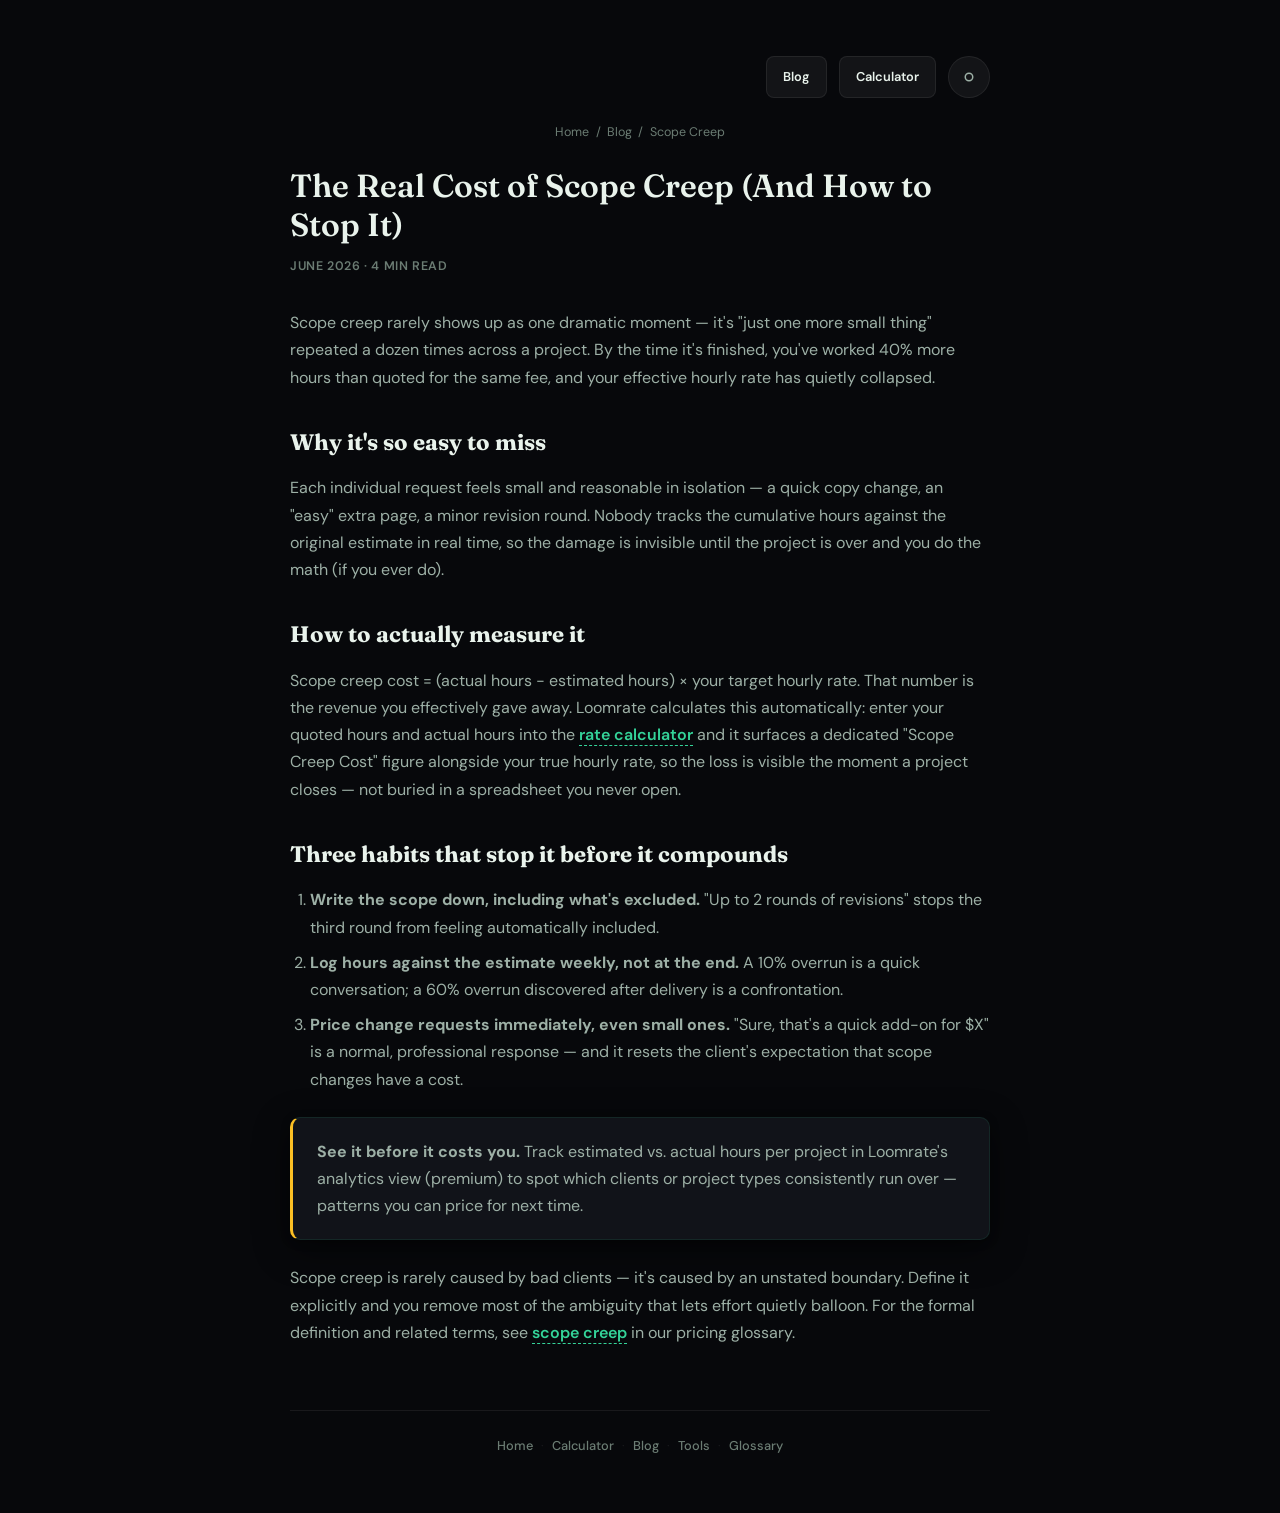
<file: blog/real-cost-of-scope-creep.html>
<!DOCTYPE html>
<html lang="en">

<head>
    <meta charset="UTF-8">
    <meta name="viewport" content="width=device-width, initial-scale=1.0">
    <meta name="theme-color" content="#07080B">
    <title>The Real Cost of Scope Creep (And How to Stop It) | Loomrate</title>
    <meta name="description"
        content="Scope creep doesn't just cost you hours — it quietly drags your effective hourly rate to nothing. Here's how to measure it and put a stop to it.">
    <meta name="robots" content="index, follow">
    <link rel="canonical" href="https://www.loomrate.com/blog/real-cost-of-scope-creep">

    <meta property="og:type" content="article">
    <meta property="og:url" content="https://www.loomrate.com/blog/real-cost-of-scope-creep">
    <meta property="og:title" content="The Real Cost of Scope Creep (And How to Stop It)">
    <meta property="og:description" content="Scope creep doesn't just cost you hours — it quietly drags your effective hourly rate to nothing.">
    <meta property="og:image" content="https://www.loomrate.com/og-image.png">
    <meta property="twitter:card" content="summary_large_image">
    <meta property="twitter:title" content="The Real Cost of Scope Creep (And How to Stop It)">
    <meta property="twitter:description" content="Scope creep doesn't just cost you hours — it quietly drags your effective hourly rate to nothing.">
    <meta property="twitter:image" content="https://www.loomrate.com/og-image.png">

    <link rel="preconnect" href="https://fonts.googleapis.com">
    <link rel="preconnect" href="https://fonts.gstatic.com" crossorigin>
    <link href="https://fonts.googleapis.com/css2?family=DM+Sans:ital,wght@0,400;0,500;0,600;0,700;1,400&family=Fraunces:opsz,wght@9..144,500;9..144,600;9..144,700&display=swap" rel="stylesheet">

    <link rel="shortcut icon" href="/favicon.ico?v=3" type="image/x-icon">
    <link rel="icon" type="image/png" sizes="32x32" href="/favicons/favicon-32x32.png?v=3">
    <link rel="icon" type="image/svg+xml" href="/favicons/favicon.svg?v=3">
    <link rel="icon" type="image/png" sizes="16x16" href="/favicons/favicon-16x16.png?v=3">
    <link rel="icon" type="image/png" sizes="48x48" href="/favicons/favicon-48x48.png?v=3">
    <link rel="icon" type="image/png" sizes="96x96" href="/favicons/favicon-96x96.png?v=3">
    <link rel="apple-touch-icon" sizes="180x180" href="/favicons/apple-touch-icon.png?v=3">
    <link rel="manifest" href="/site.webmanifest">

    <script type="application/ld+json">
    {
      "@context": "https://schema.org",
      "@graph": [
        {
          "@type": "Article",
          "headline": "The Real Cost of Scope Creep (And How to Stop It)",
          "datePublished": "2026-06-19",
          "dateModified": "2026-06-19",
          "author": { "@type": "Organization", "name": "Loomrate" },
          "publisher": { "@type": "Organization", "name": "Loomrate" },
          "mainEntityOfPage": "https://www.loomrate.com/blog/real-cost-of-scope-creep"
        },
        {
          "@type": "BreadcrumbList",
          "itemListElement": [
            { "@type": "ListItem", "position": 1, "name": "Home", "item": "https://www.loomrate.com/" },
            { "@type": "ListItem", "position": 2, "name": "Blog", "item": "https://www.loomrate.com/blog" },
            { "@type": "ListItem", "position": 3, "name": "The Real Cost of Scope Creep", "item": "https://www.loomrate.com/blog/real-cost-of-scope-creep" }
          ]
        }
      ]
    }
    </script>

    <style>
        :root {
            --bg: #f3ede2; --card: #fefcf7; --card-border: rgba(146, 64, 14, 0.09); --card-border-hover: rgba(146, 64, 14, 0.22);
            --accent: #92400e; --accent-hover: #78350f; --accent-dim: rgba(146, 64, 14, 0.08); --accent-glow: rgba(146, 64, 14, 0.16);
            --gold: #ca8a04; --text: #451a03; --text-dim: #78350f; --text-muted: #836558; --border: rgba(120, 53, 15, 0.08);
            --shadow: 0 1px 3px rgba(69, 26, 3, 0.04), 0 4px 16px rgba(69, 26, 3, 0.05);
            --toggle-bg: rgba(120, 53, 15, 0.06); --sun-display: none; --moon-display: inline;
        }
        [data-theme="dark"] {
            --bg: #0a0d1a; --card: #12162a; --card-border: rgba(249, 115, 22, 0.08); --card-border-hover: rgba(249, 115, 22, 0.20);
            --accent: #f97316; --accent-hover: #ea580c; --accent-dim: rgba(249, 115, 22, 0.12); --accent-glow: rgba(249, 115, 22, 0.22);
            --gold: #eab308; --text: #fef3c7; --text-dim: #a8a0b8; --text-muted: #7b7894; --border: rgba(255, 255, 255, 0.05);
            --shadow: 0 2px 8px rgba(0, 0, 0, 0.3), 0 8px 32px rgba(0, 0, 0, 0.4);
            --toggle-bg: rgba(255, 255, 255, 0.05); --sun-display: inline; --moon-display: none;
        }
        * { box-sizing: border-box; margin: 0; padding: 0; }
        body { font-family: 'DM Sans', system-ui, sans-serif; background: var(--bg); color: var(--text); line-height: 1.7; padding: 3.5rem 1.5rem; min-height: 100vh; transition: background-color 0.35s ease, color 0.35s ease; }
        .container { max-width: 700px; margin: 0 auto; }
        .breadcrumb-nav { display: flex; align-items: center; justify-content: center; gap: 0.4rem; font-size: 0.78rem; color: var(--text-muted); margin-bottom: 1.5rem; flex-wrap: wrap; }
        .breadcrumb-nav a { color: var(--text-muted); text-decoration: none; }
        .header-actions { display: flex; justify-content: flex-end; gap: 0.75rem; margin-bottom: 1.5rem; }
        .theme-toggle { width: 42px; height: 42px; border-radius: 50%; border: 1px solid var(--border); background: var(--toggle-bg); color: var(--text-dim); cursor: pointer; display: flex; align-items: center; justify-content: center; }
        .theme-toggle .icon-sun { display: var(--sun-display); }
        .theme-toggle .icon-moon { display: var(--moon-display); }
        .btn { display: inline-flex; align-items: center; gap: 0.45rem; font-size: 0.85rem; font-weight: 600; padding: 0.8rem 1.3rem; border-radius: 8px; cursor: pointer; border: none; text-decoration: none; }
        .btn-secondary { background: var(--toggle-bg); border: 1px solid var(--border); color: var(--text); padding: 0.5rem 1rem; font-size: 0.8rem; }
        article h1 { font-family: 'Fraunces', serif; font-size: 2rem; font-weight: 600; color: var(--text); line-height: 1.2; margin-bottom: 0.75rem; }
        .meta { font-size: 0.78rem; color: var(--text-muted); margin-bottom: 2rem; text-transform: uppercase; letter-spacing: 0.05em; font-weight: 600; }
        article h2 { font-family: 'Fraunces', serif; font-size: 1.4rem; color: var(--text); margin: 2rem 0 0.85rem; }
        article p { color: var(--text-dim); margin-bottom: 1rem; font-size: 1rem; }
        article ul, article ol { color: var(--text-dim); margin: 0 0 1rem 1.25rem; }
        article li { margin-bottom: 0.5rem; }
        article a { color: var(--accent); text-decoration: none; font-weight: 600; border-bottom: 1px dashed var(--accent); }
        .callout { background: var(--card); border: 1px solid var(--card-border); border-left: 3px solid var(--gold); border-radius: 10px; padding: 1.25rem 1.5rem; margin: 1.5rem 0; box-shadow: var(--shadow); }
        .callout p:last-child { margin-bottom: 0; }
        .app-footer { margin-top: 4rem; padding-top: 1.5rem; border-top: 1px solid var(--border); text-align: center; font-size: 0.8rem; color: var(--text-muted); }
        .footer-links { display: flex; gap: 0.5rem; flex-wrap: wrap; justify-content: center; }
        .footer-links a { color: var(--text-muted); text-decoration: none; font-weight: 500; }
        .footer-links .separator { color: var(--border); }
    </style>
    <!-- Loomrate shared enhancement layer -->
    <script>
        /* Apply the saved theme to <html> before first paint to prevent a
           flash of the wrong theme on load. Site default is dark. */
        (function () {
            try {
                document.documentElement.setAttribute('data-theme',
                    localStorage.getItem('fpa_theme') === 'light' ? 'light' : 'dark');
            } catch (e) {
                document.documentElement.setAttribute('data-theme', 'dark');
            }
        })();
    </script>
    <link rel="stylesheet" href="/assets/loomrate-enhance.css">
    <script src="/assets/loomrate-enhance.js" defer></script>
</head>

<body>
    <main class="container">
        <div class="header-actions">
            <a href="/blog" class="btn btn-secondary">Blog</a>
            <a href="/calculator" class="btn btn-secondary">Calculator</a>
            <button class="theme-toggle" onclick="toggleTheme()" aria-label="Toggle dark mode">
                <svg class="icon-moon" xmlns="http://www.w3.org/2000/svg" width="18" height="18" viewBox="0 0 24 24" fill="none" stroke="currentColor" stroke-width="2"><path d="M21 12.79A9 9 0 1 1 11.21 3 7 7 0 0 0 21 12.79z" /></svg>
                <svg class="icon-sun" xmlns="http://www.w3.org/2000/svg" width="18" height="18" viewBox="0 0 24 24" fill="none" stroke="currentColor" stroke-width="2"><circle cx="12" cy="12" r="5" /></svg>
            </button>
        </div>
        <nav class="breadcrumb-nav" aria-label="Breadcrumb">
            <a href="/">Home</a><span>/</span><a href="/blog">Blog</a><span>/</span><span>Scope Creep</span>
        </nav>

        <article>
            <h1>The Real Cost of Scope Creep (And How to Stop It)</h1>
            <div class="meta">June 2026 &middot; 4 min read</div>

            <p>Scope creep rarely shows up as one dramatic moment — it's "just one more small thing" repeated a dozen times across a project. By the time it's finished, you've worked 40% more hours than quoted for the same fee, and your effective hourly rate has quietly collapsed.</p>

            <h2>Why it's so easy to miss</h2>
            <p>Each individual request feels small and reasonable in isolation — a quick copy change, an "easy" extra page, a minor revision round. Nobody tracks the cumulative hours against the original estimate in real time, so the damage is invisible until the project is over and you do the math (if you ever do).</p>

            <h2>How to actually measure it</h2>
            <p>Scope creep cost = (actual hours − estimated hours) × your target hourly rate. That number is the revenue you effectively gave away. Loomrate calculates this automatically: enter your quoted hours and actual hours into the <a href="/calculator">rate calculator</a> and it surfaces a dedicated "Scope Creep Cost" figure alongside your true hourly rate, so the loss is visible the moment a project closes — not buried in a spreadsheet you never open.</p>

            <h2>Three habits that stop it before it compounds</h2>
            <ol>
                <li><strong>Write the scope down, including what's excluded.</strong> "Up to 2 rounds of revisions" stops the third round from feeling automatically included.</li>
                <li><strong>Log hours against the estimate weekly, not at the end.</strong> A 10% overrun is a quick conversation; a 60% overrun discovered after delivery is a confrontation.</li>
                <li><strong>Price change requests immediately, even small ones.</strong> "Sure, that's a quick add-on for $X" is a normal, professional response — and it resets the client's expectation that scope changes have a cost.</li>
            </ol>

            <div class="callout">
                <p><strong>See it before it costs you.</strong> Track estimated vs. actual hours per project in Loomrate's analytics view (premium) to spot which clients or project types consistently run over — patterns you can price for next time.</p>
            </div>

            <p>Scope creep is rarely caused by bad clients — it's caused by an unstated boundary. Define it explicitly and you remove most of the ambiguity that lets effort quietly balloon. For the formal definition and related terms, see <a href="/glossary#scope-creep">scope creep</a> in our pricing glossary.</p>
        </article>

        <footer class="app-footer">
            <div class="footer-links">
                <a href="/">Home</a><span class="separator">&middot;</span>
                <a href="/calculator">Calculator</a><span class="separator">&middot;</span>
                <a href="/blog">Blog</a><span class="separator">&middot;</span>
                <a href="/tools">Tools</a><span class="separator">&middot;</span>
                <a href="/glossary">Glossary</a>
            </div>
        </footer>
    </main>

    <script>
        function toggleTheme() {
            const isDark = document.documentElement.getAttribute('data-theme') === 'dark';
            document.documentElement.setAttribute('data-theme', isDark ? 'light' : 'dark');
            localStorage.setItem('fpa_theme', isDark ? 'light' : 'dark');
        }
        window.addEventListener('DOMContentLoaded', () => {
            if (localStorage.getItem('fpa_theme') === 'dark') document.documentElement.setAttribute('data-theme', 'dark');
        });
    </script>
</body>

</html>
</file>
<file: assets/loomrate-enhance.css>
/* ============================================================
   Loomrate — shared visual enhancement layer
   Loaded AFTER each page's inline <style>, so it layers polish
   on top of the existing design system using its own tokens.
   Purely additive: no structural/behavioural changes.
   ============================================================ */

/* ============================================================
   1. NEW PALETTE — "Verdant Capital"
   Premium near-black + vivid emerald/lime (money & profit) with
   gold as the luxury secondary. Overrides the original amber/navy
   tokens site-wide. Defined here (loaded after each page's inline
   <style>) so one edit re-skins all 13 pages in both themes.
   ============================================================ */

/* ---- LIGHT: Quiet luxury, cool paper ---- */
:root {
    --bg: #F4F7F4;
    --card: #FFFFFF;
    --card-raised: #FFFFFF;
    --card-border: rgba(4, 120, 87, 0.12);
    --card-border-hover: rgba(4, 120, 87, 0.32);
    --accent: #047857;
    --accent-hover: #065F46;
    --accent-dim: rgba(4, 120, 87, 0.08);
    --accent-glow: rgba(4, 120, 87, 0.18);
    --on-accent: #FFFFFF;
    --gold: #B7791F;
    --gold-dim: rgba(183, 121, 31, 0.10);
    --gold-text: #8A5A12;
    --text: #0B1F18;
    --text-dim: #3A4D45;
    --text-muted: #5E6F67;
    --border: rgba(11, 31, 24, 0.08);
    --input-bg: #EEF3EE;
    --input-border: rgba(11, 31, 24, 0.12);
    --input-focus-border: var(--accent);
    --input-focus-shadow: rgba(4, 120, 87, 0.15);
    --shadow: 0 1px 3px rgba(7, 24, 17, 0.04), 0 6px 20px rgba(7, 24, 17, 0.06);
    --shadow-md: 0 6px 18px rgba(7, 24, 17, 0.07), 0 18px 50px rgba(7, 24, 17, 0.10);
    --gradient-line: linear-gradient(90deg, var(--accent), #65A30D, transparent);
    --bg-glow1: rgba(4, 120, 87, 0.08);
    --bg-glow2: rgba(101, 163, 13, 0.06);
    --bg-glow3: rgba(183, 121, 31, 0.045);
    --toggle-bg: rgba(11, 31, 24, 0.05);
    --toggle-hover: rgba(11, 31, 24, 0.10);
    --grain-opacity: 0.022;
    --lr-sheen: rgba(255, 255, 255, 0.6);
    --lr-ring: var(--accent-glow);
    --lr-accent2: #65A30D;
}

/* ---- DARK: Near-black, electric emerald ---- */
[data-theme="dark"] {
    --bg: #07080B;
    --card: #111319;
    --card-raised: #161922;
    --card-border: rgba(52, 211, 153, 0.10);
    --card-border-hover: rgba(52, 211, 153, 0.34);
    --accent: #34D399;
    --accent-hover: #6EE7B7;
    --accent-dim: rgba(52, 211, 153, 0.14);
    --accent-glow: rgba(52, 211, 153, 0.32);
    --on-accent: #052E22;
    --gold: #FBBF24;
    --gold-dim: rgba(251, 191, 36, 0.12);
    --gold-text: #FCD34D;
    --text: #E9F3EC;
    --text-dim: #9DB0A6;
    --text-muted: #6B7C73;
    --border: rgba(255, 255, 255, 0.07);
    --input-bg: rgba(255, 255, 255, 0.035);
    --input-border: rgba(255, 255, 255, 0.10);
    --input-focus-border: var(--accent);
    --input-focus-shadow: rgba(52, 211, 153, 0.20);
    --shadow: 0 2px 8px rgba(0, 0, 0, 0.35), 0 10px 36px rgba(0, 0, 0, 0.45);
    --shadow-md: 0 6px 20px rgba(0, 0, 0, 0.45), 0 20px 60px rgba(0, 0, 0, 0.55);
    --gradient-line: linear-gradient(90deg, #34D399, #A3E635, transparent);
    --bg-glow1: rgba(52, 211, 153, 0.13);
    --bg-glow2: rgba(163, 230, 53, 0.07);
    --bg-glow3: rgba(251, 191, 36, 0.05);
    --toggle-bg: rgba(255, 255, 255, 0.05);
    --toggle-hover: rgba(255, 255, 255, 0.10);
    --grain-opacity: 0.016;
    --lr-sheen: rgba(255, 255, 255, 0.18);
    --lr-ring: var(--accent-glow);
    --lr-accent2: #A3E635;
}

/* Keep text legible on the now-vivid accent fills (buttons, active tabs).
   Light = white on deep emerald; dark = near-black on electric emerald. */
.btn-primary,
.btn-giant,
.calc-tab.active,
.tab.active,
.preview-slider::-webkit-slider-thumb,
.preview-slider::-moz-range-thumb { color: var(--on-accent); }

/* A second, larger drifting glow layer for extra dimension.
   Sits behind everything; never intercepts pointer events. */
body::before {
    animation: lrGlowDrift 22s ease-in-out infinite alternate;
}

@keyframes lrGlowDrift {
    0%   { transform: translate3d(0, 0, 0) scale(1); }
    100% { transform: translate3d(0, -1.4%, 0) scale(1.05); }
}

/* ---------- 2. Global niceties ---------- */
html { scroll-behavior: smooth; }

/* Paint the root canvas with the themed background so there's no flash of
   white/light before <body> renders. The theme is applied to <html> by a
   blocking inline script in each page's <head>, before first paint. */
html { background-color: var(--bg); }
[data-theme="dark"] { color-scheme: dark; }

::selection {
    background: var(--accent);
    color: #fff;
}

/* Refined scrollbar (WebKit + Firefox) */
* { scrollbar-width: thin; scrollbar-color: var(--card-border-hover) transparent; }
*::-webkit-scrollbar { width: 11px; height: 11px; }
*::-webkit-scrollbar-track { background: transparent; }
*::-webkit-scrollbar-thumb {
    background: var(--card-border-hover);
    border-radius: 99px;
    border: 3px solid transparent;
    background-clip: padding-box;
}
*::-webkit-scrollbar-thumb:hover { background: var(--accent); background-clip: padding-box; }

/* Consistent keyboard focus ring everywhere */
a:focus-visible,
button:focus-visible,
input:focus-visible,
select:focus-visible,
textarea:focus-visible,
[tabindex]:focus-visible {
    outline: 2px solid var(--accent);
    outline-offset: 2px;
    border-radius: 6px;
}

/* ---------- 3. Buttons: depth + animated sheen ---------- */
.btn-primary,
.btn-giant {
    position: relative;
    overflow: hidden;
    isolation: isolate;
}

/* Diagonal light sweep on hover */
.btn-primary::after,
.btn-giant::after {
    content: '';
    position: absolute;
    inset: 0;
    background: linear-gradient(115deg, transparent 30%, var(--lr-sheen) 48%, transparent 66%);
    transform: translateX(-120%);
    transition: transform 0.65s cubic-bezier(0.16, 1, 0.3, 1);
    z-index: -1;
    pointer-events: none;
}

.btn-primary:hover::after,
.btn-giant:hover::after { transform: translateX(120%); }

.btn-primary { transition: transform 0.2s cubic-bezier(0.16, 1, 0.3, 1), box-shadow 0.25s ease, filter 0.2s ease; }
.btn-primary:hover { transform: translateY(-1px); }

.btn-secondary { transition: transform 0.18s ease, background 0.2s ease, border-color 0.2s ease, box-shadow 0.2s ease; }
.btn-secondary:hover { transform: translateY(-1px); box-shadow: 0 4px 14px rgba(0, 0, 0, 0.06); }

/* ---------- 4. Cards: layered elevation ---------- */
/* Generic panels — richer resting shadow, smoother transitions.
   No transform, so large form panels (calculator) stay put. */
.card {
    transition: box-shadow 0.28s cubic-bezier(0.16, 1, 0.3, 1),
                border-color 0.28s ease, transform 0.28s cubic-bezier(0.16, 1, 0.3, 1);
}
.card:hover { box-shadow: var(--shadow-md); }

/* Clickable / marketing content cards — lift + accent crown */
.tool-card,
.post-card,
.explainer-card {
    position: relative;
    overflow: hidden;
}
.tool-card::before,
.post-card::before,
.explainer-card::before {
    content: '';
    position: absolute;
    top: 0; left: 0; right: 0;
    height: 2px;
    background: linear-gradient(90deg, var(--accent), var(--gold));
    transform: scaleX(0);
    transform-origin: left;
    transition: transform 0.4s cubic-bezier(0.16, 1, 0.3, 1);
}
.tool-card:hover,
.post-card:hover,
.explainer-card:hover {
    transform: translateY(-4px);
    border-color: var(--card-border-hover);
    box-shadow: var(--shadow-md);
}
.tool-card:hover::before,
.post-card:hover::before,
.explainer-card:hover::before { transform: scaleX(1); }

/* Tool-page result tiles & content items — gentle, no jump */
.output-card,
.faq-item,
.glossary-item {
    transition: border-color 0.25s ease, box-shadow 0.25s ease, background 0.25s ease;
}
.output-card:hover {
    border-color: var(--card-border-hover);
    box-shadow: var(--shadow);
}
.faq-item:hover,
.glossary-item:hover { border-color: var(--card-border-hover); }

/* Tool-page hero/preview widgets feel a touch more premium */
.preview-widget { box-shadow: var(--shadow-md); }

/* ---------- 5. Inputs: soft focus glow ---------- */
input:not([type="range"]):focus,
select:focus,
textarea:focus {
    box-shadow: 0 0 0 4px var(--lr-ring);
}

/* ---------- 6. Links: animated underline for inline content links ---------- */
.lr-link, .prose a, .content a:not(.btn) {
    background-image: linear-gradient(var(--accent), var(--accent));
    background-size: 0% 1.5px;
    background-position: 0 100%;
    background-repeat: no-repeat;
    transition: background-size 0.3s ease;
    text-decoration: none;
}
.lr-link:hover, .prose a:hover, .content a:not(.btn):hover { background-size: 100% 1.5px; }

/* ---------- 7. Section headings: subtle gradient sheen on display titles ---------- */
.explainer-title,
.section-title {
    background: linear-gradient(120deg, var(--text) 30%, var(--accent) 130%);
    -webkit-background-clip: text;
    background-clip: text;
    -webkit-text-fill-color: transparent;
}

/* Page-title accent spans: solid emerald (no gold gradient — the brand
   identity now lives in the logo, so headings stay clean). */
header h1 span {
    background: none;
    -webkit-text-fill-color: var(--accent);
    color: var(--accent);
}

/* ---------- 8. Scroll-reveal (driven by loomrate-enhance.js) ---------- */
@media (prefers-reduced-motion: no-preference) {
    .lr-in {
        opacity: 0;
        transform: translateY(18px);
        transition: opacity 0.7s cubic-bezier(0.16, 1, 0.3, 1),
                    transform 0.7s cubic-bezier(0.16, 1, 0.3, 1);
        will-change: opacity, transform;
    }
    .lr-in.lr-shown {
        opacity: 1;
        transform: none;
    }
}

/* ---------- 9. Responsive polish ---------- */
@media (max-width: 640px) {
    /* Keep the giant hero title from overflowing on phones */
    .landing-title { font-size: clamp(2.5rem, 11vw, 3.25rem) !important; }
    .landing-tagline { font-size: 1.2rem !important; }
    .btn-giant { width: 100%; }
    .preview-widget { box-shadow: var(--shadow); }
}

@media (prefers-reduced-motion: reduce) {
    html { scroll-behavior: auto; }
    body::before { animation: none; }
}
</file>
